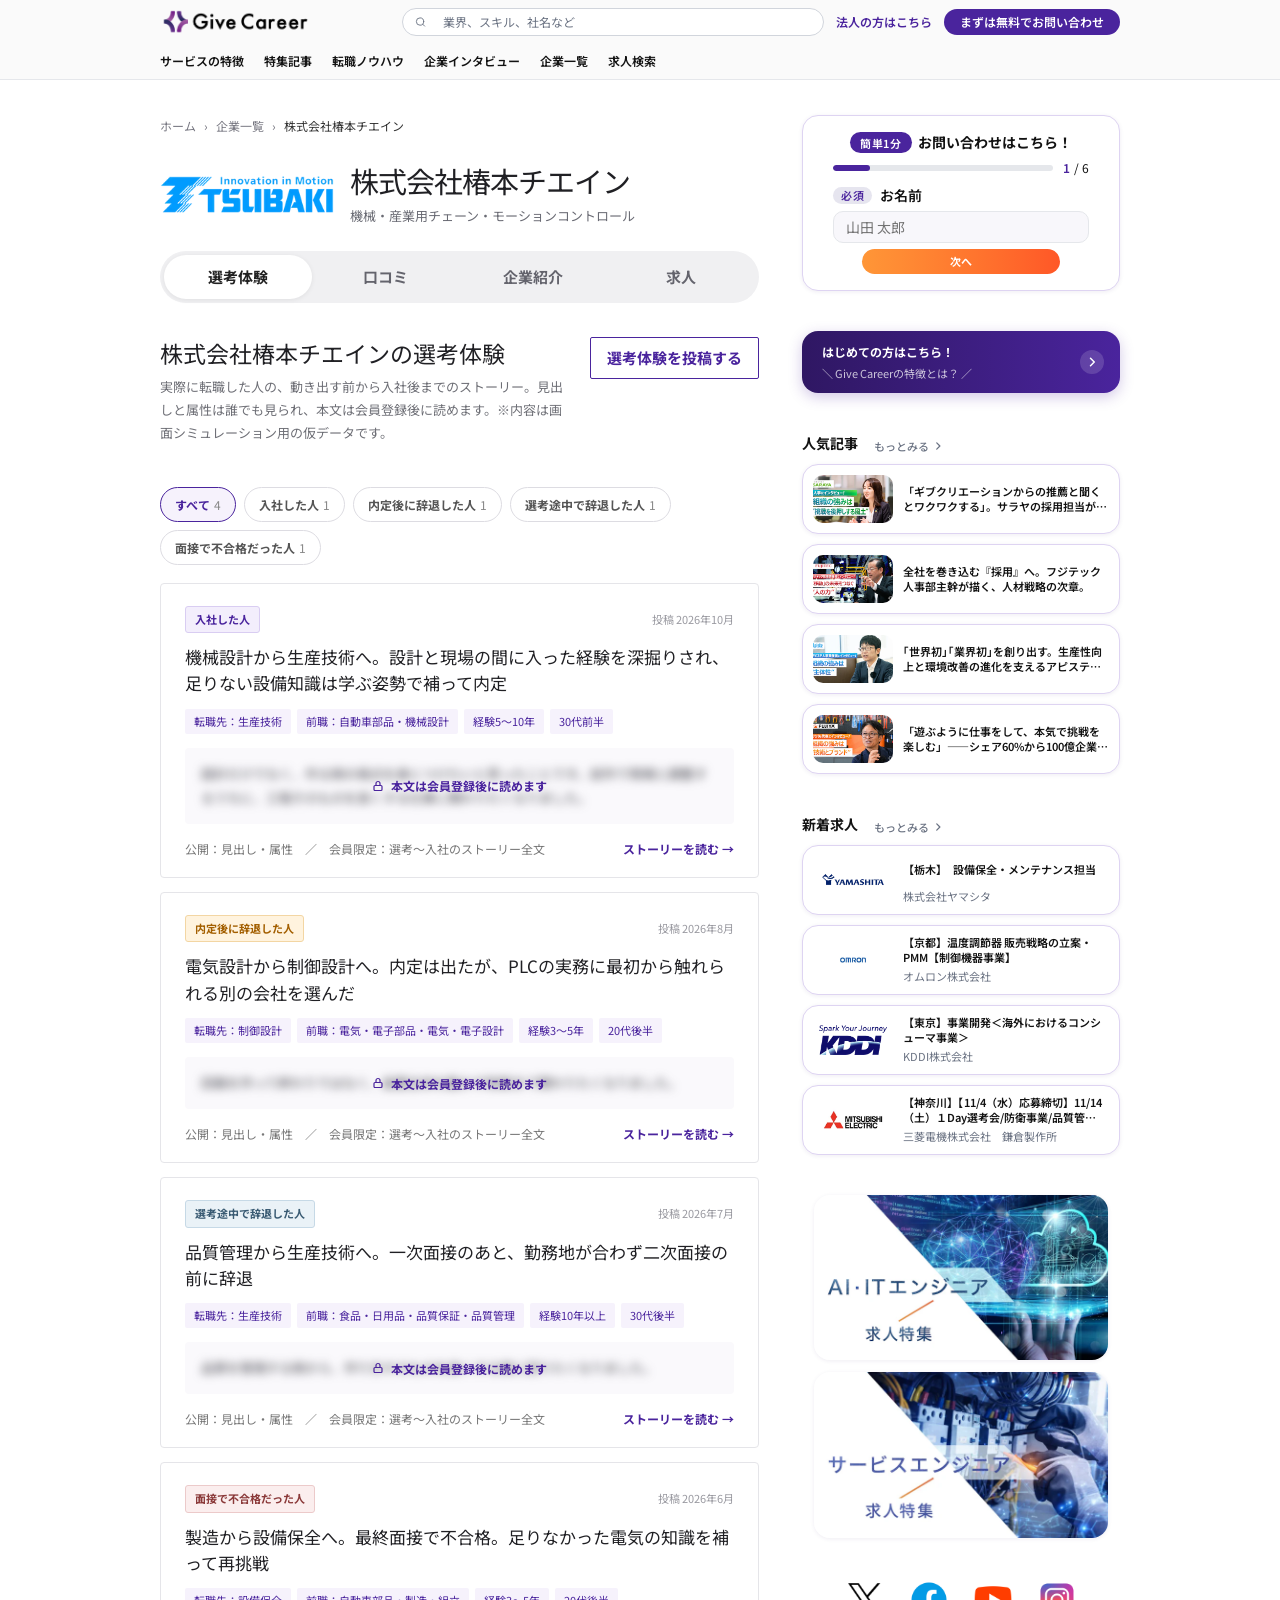
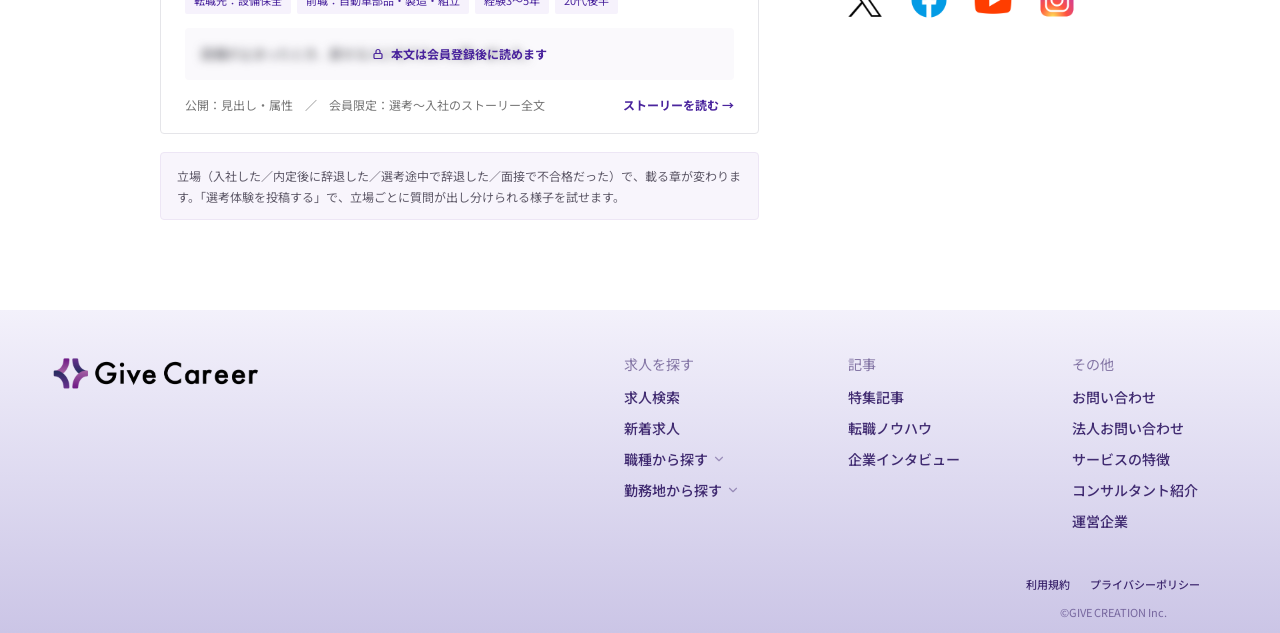
<file: index.html>
<!doctype html>
<html lang="ja">
<head>
  <meta charset="utf-8">
  <meta name="viewport" content="width=device-width, initial-scale=1">
  <meta name="theme-color" content="#fafafa">
  <meta name="robots" content="noindex, nofollow">
  <title>選考体験｜株式会社椿本チエイン｜Give Career デモ</title>
  <link rel="icon" href="./assets/service_symbol.png">
<!-- REFERENCE_STYLES_START -->
  <link rel="stylesheet" href="./assets/reference/e46fdfe9ef6a65c353.css">
  <link rel="stylesheet" href="./assets/reference/2f566c279e90615caa.css">
  <link rel="stylesheet" href="./assets/reference/d2df55d373d963b19d.css">
  <link rel="stylesheet" href="./assets/reference/d6ca92167736283ffe.css">
<!-- REFERENCE_STYLES_END -->
  <link rel="stylesheet" href="./assets/senkou.css">
</head>
<body>
  <!-- REFERENCE_HEADER_START -->
<header style="--header-height:53px;--header-height-md:80px" class="sticky top-0 z-50 w-full bg-sidebar border-b border-gray-200 h-[var(--header-height)] sidebar:h-[var(--header-height-md)] motion-safe:transition-transform motion-safe:duration-300 "><div class="flex items-center w-full container-responsive mx-auto py-2 gap-3 flex-nowrap text-sm"><a class="block shrink-0 md:mr-20" href="#" data-toast="この画面ではリンク先を用意していません" data-discover="true"><img src="./assets/reference/31cfb8e2fe00579333.png" alt="give-creation" class="h-7"></a><form class="relative w-full"><div class="relative flex items-center w-full bg-white rounded-full border border-gray-300 focus-within:border-brand-purple transition-colors duration-300"><svg xmlns="http://www.w3.org/2000/svg" width="24" height="24" viewbox="0 0 24 24" fill="none" stroke="currentColor" stroke-width="2" stroke-linecap="round" stroke-linejoin="round" class="lucide lucide-search absolute left-3 top-1/2 -translate-y-1/2 text-content-muted h-[11px] w-[11px] pointer-events-none"><circle cx="11" cy="11" r="8"></circle><path d="m21 21-4.3-4.3"></path></svg><input type="text" placeholder="業界、スキル、社名など" class="w-full rounded-full pl-10 pr-3 py-1 text-xs bg-transparent placeholder-gray-500 focus:outline-none disabled:cursor-not-allowed" value=""></div></form><div class="hidden md:flex items-center gap-2 md:gap-3 shrink-0 ml-auto"><a class="flex items-center gap-0.5 text-xs font-semibold text-brand-purple whitespace-nowrap" href="#" data-open="consult" data-discover="true"><span class="hover:underline">法人の方はこちら</span></a><a class="inline-flex py-1 px-4 items-center justify-center rounded-full text-xs font-semibold text-white bg-brand-purple transition-colors hover:bg-brand-deep-purple" href="#" data-open="consult" data-discover="true">まずは無料でお問い合わせ</a></div></div><div class="hidden sidebar:block w-full"><div class="flex items-center justify-between py-2 w-full container-responsive mx-auto text-xs text-content-main"><nav class="flex items-center gap-5 whitespace-nowrap"><a class="font-semibold" href="#" data-toast="この画面ではリンク先を用意していません" data-discover="true"><span class="pb-1 border-b-2 border-transparent hover:border-brand-purple active:text-brand-purple transition-colors">サービスの特徴</span></a><a class="font-semibold" href="#" data-toast="この画面ではリンク先を用意していません" data-discover="true"><span class="pb-1 border-b-2 border-transparent hover:border-brand-purple active:text-brand-purple transition-colors">特集記事</span></a><a class="font-semibold" href="#" data-toast="この画面ではリンク先を用意していません" data-discover="true"><span class="pb-1 border-b-2 border-transparent hover:border-brand-purple active:text-brand-purple transition-colors">転職ノウハウ</span></a><a class="font-semibold" href="#" data-toast="この画面ではリンク先を用意していません" data-discover="true"><span class="pb-1 border-b-2 border-transparent hover:border-brand-purple active:text-brand-purple transition-colors">企業インタビュー</span></a><a class="font-semibold" href="#" data-toast="この画面ではリンク先を用意していません" data-discover="true"><span class="pb-1 border-b-2 border-transparent hover:border-brand-purple active:text-brand-purple transition-colors">企業一覧</span></a><a class="font-semibold" href="#" data-toast="この画面ではリンク先を用意していません" data-discover="true"><span class="pb-1 border-b-2 border-transparent hover:border-brand-purple active:text-brand-purple transition-colors">求人検索</span></a></nav></div></div></header>
<!-- REFERENCE_HEADER_END -->
  <div class="wrap container-responsive" id="top">
    <main class="main-col">
      <div class="breadcrumb"><span>ホーム</span><span>›</span><span>企業一覧</span><span>›</span><span>株式会社椿本チエイン</span></div>
      <div class="company-identity"><div class="company-logo"><img src="./assets/tsubakimoto-logo.webp" alt="椿本チエインのロゴ"></div><div><h1>株式会社椿本チエイン</h1><p class="company-meta">機械・産業用チェーン・モーションコントロール</p></div></div>
      <div class="main-tabs" role="tablist" aria-label="企業ページ"><a role="tab" class="active" aria-selected="true" href="index.html">選考体験</a><button role="tab" data-tab="reviews">口コミ</button><button role="tab" data-tab="about">企業紹介</button><button role="tab" data-tab="jobs">求人</button></div>
      <div id="app" data-page="list"></div>
    </main>
    <!-- REFERENCE_SIDEBAR_START -->
<aside class="flex flex-col space-y-10 max-w-full w-full pb-10"><div class="bg-white border border-card-border rounded-2xl shadow-card p-4 text-sm min-w-[192px] space-y-1.5"><div class="flex items-center justify-center gap-1.5"><span class="inline-flex items-center justify-center bg-brand-purple text-white text-2xs font-semibold tracking-wider leading-none px-2.5 pt-[6px] pb-[4px] whitespace-nowrap rounded-full">簡単1分</span><div class="text-sm font-bold text-content-main whitespace-nowrap">お問い合わせはこちら！</div></div><div class="w-[90%] mx-auto mb-2.5"><div class="flex items-center justify-between"><div class="flex-1 h-1.5 bg-gray-200 rounded-full overflow-hidden"><div class="h-full bg-brand-purple transition-all duration-300 ease-out rounded-full" style="width:16.666666666666664%"></div></div><div class="ml-2.5 flex items-center gap-1"><span class="text-brand-purple text-xs font-semibold">1</span><span class="text-content-main text-xs"> / <!-- -->6</span></div></div></div><div class="w-[90%] mx-auto min-h-[56px]"><div class="flex flex-col gap-1"><div class="flex items-center gap-2 h-4"><span class="inline-flex items-center justify-center bg-brand-light-purple text-brand-purple text-2xs font-semibold tracking-wider leading-none px-2 pt-[3.5px] pb-[2.5px] rounded-full whitespace-nowrap">必須</span><label for="reference-contact-name" class="text-sm text-content-main text-brand-purple font-semibold">お名前</label></div><div class="w-full relative"><input id="reference-contact-name" type="text" class="flex h-8 w-full border py-2 px-3 text-sm ring-offset-background file:border-0 file:bg-transparent file:text-sm file:font-medium placeholder:text-muted-foreground focus-visible:outline-none focus-visible:ring-1 focus-visible:ring-ring focus-visible:ring-offset-0 disabled:cursor-not-allowed disabled:opacity-50 bg-page-bg border-gray-200 rounded-lg mt-1" placeholder="山田 太郎" value=""></div></div></div><div class="flex gap-1.5 w-[70%] mx-auto text-2xs"><button type="button" data-open="consult" class="px-1.5 py-1 rounded-full bg-gradient-to-r from-[var(--color-sub-orange-from)] to-[var(--color-sub-orange-to)] text-white font-bold transition-[filter] duration-200 hover:brightness-90 active:brightness-[0.85] whitespace-nowrap disabled:opacity-50 disabled:cursor-not-allowed w-full">次へ</button></div></div><a class="group block w-full rounded-2xl bg-gradient-to-r from-brand-deep-purple to-brand-purple py-3 pl-5 pr-4 mx-auto shadow-cta-purple hover:-translate-y-0.5 hover:shadow-cta-purple-hover transition-all cursor-pointer" href="#" data-toast="この画面ではリンク先を用意していません" data-discover="true"><div class="flex items-center justify-between gap-2.5"><div class="flex flex-col"><p class="text-white font-bold text-xs whitespace-nowrap">はじめての方はこちら！</p><p class="mt-1 text-2xs text-white/75 whitespace-nowrap">＼ Give Careerの特徴とは？ ／</p></div><span class="flex h-6 w-6 shrink-0 items-center justify-center rounded-full bg-white/15 transition-transform duration-300 group-hover:translate-x-0.5"><svg class="h-3 w-3 text-white" viewbox="0 0 16 16" fill="none" stroke="currentColor" stroke-width="2" stroke-linecap="round" stroke-linejoin="round" aria-hidden="true"><path d="M6 3l5 5-5 5"></path></svg></span></div></a><div><div class="flex space-x-2.5 items-end mb-2.5"><h2 class="sidebar-title">人気記事</h2><a class="group inline-flex items-center gap-1 whitespace-nowrap transition-colors hover:text-brand-purple ml-1.5 text-2xs font-medium text-content-muted " href="#" data-toast="この画面ではリンク先を用意していません" data-discover="true">もっとみる<svg class="h-2.5 w-2.5 transition-transform duration-200 group-hover:translate-x-0.5" viewbox="0 0 16 16" fill="none" stroke="currentColor" stroke-width="2" stroke-linecap="round" stroke-linejoin="round" aria-hidden="true"><path d="M6 3l5 5-5 5"></path></svg></a></div><div class="space-y-2.5"><a class="bg-white border border-card-border rounded-2xl shadow-card transition-shadow duration-300 hover:shadow-card-hover block p-2.5 group h-[70px]" href="#" data-toast="この画面ではリンク先を用意していません" data-discover="true"><article><div class="flex items-center space-x-2.5"><div class="flex-shrink-0 overflow-hidden rounded-lg w-20 h-12 bg-brand-light-purple"><img src="./assets/reference/706d8781a8878b5038.png" alt="" class="h-full w-full object-cover"></div><div class="flex-1"><h3 class="text-2xs font-semibold text-content-main line-clamp-2 leading-snug transition-colors group-hover:text-brand-purple">「ギブクリエーションからの推薦と聞くとワクワクする」。サラヤの採用担当が明かす選考の舞台裏</h3></div></div></article></a><a class="bg-white border border-card-border rounded-2xl shadow-card transition-shadow duration-300 hover:shadow-card-hover block p-2.5 group h-[70px]" href="#" data-toast="この画面ではリンク先を用意していません" data-discover="true"><article><div class="flex items-center space-x-2.5"><div class="flex-shrink-0 overflow-hidden rounded-lg w-20 h-12 bg-brand-light-purple"><img src="./assets/reference/001cac465ea5d9bc36.png" alt="" class="h-full w-full object-cover"></div><div class="flex-1"><h3 class="text-2xs font-semibold text-content-main line-clamp-2 leading-snug transition-colors group-hover:text-brand-purple">全社を巻き込む『採用』へ。フジテック人事部主幹が描く、人材戦略の次章。</h3></div></div></article></a><a class="bg-white border border-card-border rounded-2xl shadow-card transition-shadow duration-300 hover:shadow-card-hover block p-2.5 group h-[70px]" href="#" data-toast="この画面ではリンク先を用意していません" data-discover="true"><article><div class="flex items-center space-x-2.5"><div class="flex-shrink-0 overflow-hidden rounded-lg w-20 h-12 bg-brand-light-purple"><img src="./assets/reference/d075ec9344e8e16349.png" alt="" class="h-full w-full object-cover"></div><div class="flex-1"><h3 class="text-2xs font-semibold text-content-main line-clamp-2 leading-snug transition-colors group-hover:text-brand-purple">｢世界初｣｢業界初｣を創り出す。生産性向上と環境改善の進化を支えるアピステの働く魅力。</h3></div></div></article></a><a class="bg-white border border-card-border rounded-2xl shadow-card transition-shadow duration-300 hover:shadow-card-hover block p-2.5 group h-[70px]" href="#" data-toast="この画面ではリンク先を用意していません" data-discover="true"><article><div class="flex items-center space-x-2.5"><div class="flex-shrink-0 overflow-hidden rounded-lg w-20 h-12 bg-brand-light-purple"><img src="./assets/reference/524b3a1a48b9ebe587.jpg" alt="" class="h-full w-full object-cover"></div><div class="flex-1"><h3 class="text-2xs font-semibold text-content-main line-clamp-2 leading-snug transition-colors group-hover:text-brand-purple">「遊ぶように仕事をして、本気で挑戦を楽しむ」――シェア60%から100億企業へ、社員の未来と安心を支える組織づくり</h3></div></div></article></a></div></div><div><div class="flex space-x-2.5 items-end mb-2.5"><h2 class="sidebar-title">新着求人</h2><a class="group inline-flex items-center gap-1 whitespace-nowrap transition-colors hover:text-brand-purple ml-1.5 text-2xs font-medium text-content-muted " href="#" data-toast="この画面ではリンク先を用意していません" data-discover="true">もっとみる<svg class="h-2.5 w-2.5 transition-transform duration-200 group-hover:translate-x-0.5" viewbox="0 0 16 16" fill="none" stroke="currentColor" stroke-width="2" stroke-linecap="round" stroke-linejoin="round" aria-hidden="true"><path d="M6 3l5 5-5 5"></path></svg></a></div><div class="space-y-2.5"><a class="bg-white border border-card-border rounded-2xl shadow-card transition-shadow duration-300 hover:shadow-card-hover block p-2.5 group h-[70px]" href="#" data-toast="この画面ではリンク先を用意していません" data-discover="true"><article class="relative h-full"><div class="flex items-center space-x-2.5 h-full"><div class="flex-shrink-0"><div class="w-20 h-12 rounded-lg flex items-center justify-center p-1.5"><img src="./assets/reference/1544221b41b8875abd.webp" alt="【栃木】　設備保全・メンテナンス担当" loading="lazy" decoding="async" class="max-w-full max-h-full object-contain"></div></div><div class="flex-1 pr-1.5 pb-5"><h3 class="text-2xs font-semibold text-content-main line-clamp-2 leading-snug transition-colors group-hover:text-brand-purple">【栃木】　設備保全・メンテナンス担当</h3></div></div><div class="absolute bottom-0 left-[90px]"><span class="text-2xs text-content-muted leading-tight line-clamp-1">株式会社ヤマシタ</span></div></article></a><a class="bg-white border border-card-border rounded-2xl shadow-card transition-shadow duration-300 hover:shadow-card-hover block p-2.5 group h-[70px]" href="#" data-toast="この画面ではリンク先を用意していません" data-discover="true"><article class="relative h-full"><div class="flex items-center space-x-2.5 h-full"><div class="flex-shrink-0"><div class="w-20 h-12 rounded-lg flex items-center justify-center p-1.5"><img src="./assets/reference/bb95d5b78fbd57e2d1.webp" alt="【京都】温度調節器 販売戦略の立案・PMM【制御機器事業】" loading="lazy" decoding="async" class="max-w-full max-h-full object-contain"></div></div><div class="flex-1 pr-1.5 pb-5"><h3 class="text-2xs font-semibold text-content-main line-clamp-2 leading-snug transition-colors group-hover:text-brand-purple">【京都】温度調節器 販売戦略の立案・PMM【制御機器事業】</h3></div></div><div class="absolute bottom-0 left-[90px]"><span class="text-2xs text-content-muted leading-tight line-clamp-1">オムロン株式会社</span></div></article></a><a class="bg-white border border-card-border rounded-2xl shadow-card transition-shadow duration-300 hover:shadow-card-hover block p-2.5 group h-[70px]" href="#" data-toast="この画面ではリンク先を用意していません" data-discover="true"><article class="relative h-full"><div class="flex items-center space-x-2.5 h-full"><div class="flex-shrink-0"><div class="w-20 h-12 rounded-lg flex items-center justify-center p-1.5"><img src="./assets/reference/909cb2d3bbd98b4303.webp" alt="【東京】事業開発＜海外におけるコンシューマ事業＞" loading="lazy" decoding="async" class="max-w-full max-h-full object-contain"></div></div><div class="flex-1 pr-1.5 pb-5"><h3 class="text-2xs font-semibold text-content-main line-clamp-2 leading-snug transition-colors group-hover:text-brand-purple">【東京】事業開発＜海外におけるコンシューマ事業＞</h3></div></div><div class="absolute bottom-0 left-[90px]"><span class="text-2xs text-content-muted leading-tight line-clamp-1">KDDI株式会社</span></div></article></a><a class="bg-white border border-card-border rounded-2xl shadow-card transition-shadow duration-300 hover:shadow-card-hover block p-2.5 group h-[70px]" href="#" data-toast="この画面ではリンク先を用意していません" data-discover="true"><article class="relative h-full"><div class="flex items-center space-x-2.5 h-full"><div class="flex-shrink-0"><div class="w-20 h-12 rounded-lg flex items-center justify-center p-1.5"><img src="./assets/reference/e6c007c9073f9d7614.webp" alt="【神奈川】【11/4（水）応募締切】11/14（土）１Day選考会/防衛事業/品質管理・生産管理職種（三菱電機/鎌倉製作所）" loading="lazy" decoding="async" class="max-w-full max-h-full object-contain"></div></div><div class="flex-1 pr-1.5 pb-5"><h3 class="text-2xs font-semibold text-content-main line-clamp-2 leading-snug transition-colors group-hover:text-brand-purple">【神奈川】【11/4（水）応募締切】11/14（土）１Day選考会/防衛事業/品質管理・生産管理職種（三菱電機/鎌倉製作所）</h3></div></div><div class="absolute bottom-0 left-[90px]"><span class="text-2xs text-content-muted leading-tight line-clamp-1">三菱電機株式会社　鎌倉製作所</span></div></article></a></div></div><div class="flex flex-col gap-3 px-3"><a href="#" data-toast="この画面ではリンク先を用意していません" target="_blank" rel="noopener noreferrer" class="group block w-full overflow-hidden rounded-2xl shadow-card hover:shadow-card-hover transition-shadow duration-300"><img src="./assets/reference/7e29b18bb1addbcef7.jpg" alt="キャンペーンバナー" class="w-full h-auto object-cover aspect-video" width="1000" height="540"></a><a href="#" data-toast="この画面ではリンク先を用意していません" target="_blank" rel="noopener noreferrer" class="group block w-full overflow-hidden rounded-2xl shadow-card hover:shadow-card-hover transition-shadow duration-300"><img src="./assets/reference/e51a34a0f6efb523d3.webp" alt="キャンペーンバナー" class="w-full h-auto object-cover aspect-video" width="1162" height="628"></a></div><div class="flex items-center justify-center gap-5"><a href="#" data-toast="この画面ではリンク先を用意していません" target="_blank" rel="noopener noreferrer" aria-label="X"><img src="./assets/reference/6c1cb41bb086e5820d.svg" alt="X" class="w-11 h-11"></a><a href="#" data-toast="この画面ではリンク先を用意していません" target="_blank" rel="noopener noreferrer" aria-label="Facebook"><img src="./assets/reference/53196198c75784d405.svg" alt="Facebook" class="w-11 h-11"></a><a href="#" data-toast="この画面ではリンク先を用意していません" target="_blank" rel="noopener noreferrer" aria-label="YouTube"><img src="./assets/reference/376ae8f9ae5387dcda.svg" alt="YouTube" class="w-11 h-11"></a><a href="#" data-toast="この画面ではリンク先を用意していません" target="_blank" rel="noopener noreferrer" aria-label="Instagram"><img src="./assets/reference/3ed5214ac46beb500b.svg" alt="Instagram" class="w-11 h-11"></a></div><!--$?--><template id="B:1"></template><!--/$--></aside>
<!-- REFERENCE_SIDEBAR_END -->
  </div>
<!-- REFERENCE_FOOTER_START -->
<footer class="w-full"><div class="bg-gradient-to-b from-footer-light-from to-footer-light-to text-brand-deep-purple/90"><div class="flex w-full py-11 md:flex-row justify-between pl-12 pr-20"><div class="flex items-start"><img src="./assets/reference/31cfb8e2fe00579333.png" alt="give-creation" class="h-10"></div><div class="flex flex-row [--footer-col-gap:--spacing(24)] md:gap-(--footer-col-gap) w-1/2"><div class="flex-1"><h3 class="text-sm md:text-sm mb-3 text-brand-deep-purple/55">求人を探す</h3><ul class="space-y-2.5 text-sm font-medium"><li><a class="text-brand-deep-purple/90 hover:underline hover:text-brand-deep-purple" href="#" data-toast="この画面ではリンク先を用意していません" data-discover="true">求人検索</a></li><li><a class="text-brand-deep-purple/90 hover:underline hover:text-brand-deep-purple" href="#" data-toast="この画面ではリンク先を用意していません" data-discover="true">新着求人</a></li><li><details class="group"><summary class="flex items-center gap-1 text-sm font-medium text-brand-deep-purple/90 cursor-pointer list-none [&amp;::-webkit-details-marker]:hidden hover:text-brand-deep-purple rounded-sm focus-visible:outline-none focus-visible:ring-2 focus-visible:ring-brand-purple">職種から探す<svg xmlns="http://www.w3.org/2000/svg" width="24" height="24" viewbox="0 0 24 24" fill="none" stroke="currentColor" stroke-width="2" stroke-linecap="round" stroke-linejoin="round" class="lucide lucide-chevron-down size-3.5 text-brand-deep-purple/40 transition-transform group-open:rotate-180" aria-hidden="true"><path d="m6 9 6 6 6-6"></path></svg></summary><div class="pt-2.5 pb-1 pl-2 border-l border-brand-deep-purple/10 ml-1 mt-1 lg:w-[calc(100%+var(--footer-col-gap)-2rem)]"><ul class="space-y-2.5"><li><a class="text-sm font-medium text-brand-deep-purple/90 hover:underline hover:text-brand-deep-purple" href="#" data-toast="この画面ではリンク先を用意していません" data-discover="true">研究・開発（機械・電気）</a></li><li><a class="text-sm font-medium text-brand-deep-purple/90 hover:underline hover:text-brand-deep-purple" href="#" data-toast="この画面ではリンク先を用意していません" data-discover="true">研究・開発（化学・素材 / 材料・食品・日用品・メディカル）</a></li><li><a class="text-sm font-medium text-brand-deep-purple/90 hover:underline hover:text-brand-deep-purple" href="#" data-toast="この画面ではリンク先を用意していません" data-discover="true">機械設計・光学設計</a></li><li><a class="text-sm font-medium text-brand-deep-purple/90 hover:underline hover:text-brand-deep-purple" href="#" data-toast="この画面ではリンク先を用意していません" data-discover="true">実験・評価・解析</a></li><li><a class="text-sm font-medium text-brand-deep-purple/90 hover:underline hover:text-brand-deep-purple" href="#" data-toast="この画面ではリンク先を用意していません" data-discover="true">回路設計</a></li><li><a class="text-sm font-medium text-brand-deep-purple/90 hover:underline hover:text-brand-deep-purple" href="#" data-toast="この画面ではリンク先を用意していません" data-discover="true">半導体・デバイス開発</a></li><li><a class="text-sm font-medium text-brand-deep-purple/90 hover:underline hover:text-brand-deep-purple" href="#" data-toast="この画面ではリンク先を用意していません" data-discover="true">制御設計</a></li><li><a class="text-sm font-medium text-brand-deep-purple/90 hover:underline hover:text-brand-deep-purple" href="#" data-toast="この画面ではリンク先を用意していません" data-discover="true">組込・アプリケーション</a></li><li><a class="text-sm font-medium text-brand-deep-purple/90 hover:underline hover:text-brand-deep-purple" href="#" data-toast="この画面ではリンク先を用意していません" data-discover="true">ITエンジニア</a></li><li><a class="text-sm font-medium text-brand-deep-purple/90 hover:underline hover:text-brand-deep-purple" href="#" data-toast="この画面ではリンク先を用意していません" data-discover="true">生産技術・製造技術</a></li><li><a class="text-sm font-medium text-brand-deep-purple/90 hover:underline hover:text-brand-deep-purple" href="#" data-toast="この画面ではリンク先を用意していません" data-discover="true">品質保証・品質管理</a></li><li><a class="text-sm font-medium text-brand-deep-purple/90 hover:underline hover:text-brand-deep-purple" href="#" data-toast="この画面ではリンク先を用意していません" data-discover="true">サービス / フィールドエンジニア・設備保全・整備士</a></li><li><a class="text-sm font-medium text-brand-deep-purple/90 hover:underline hover:text-brand-deep-purple" href="#" data-toast="この画面ではリンク先を用意していません" data-discover="true">製造</a></li><li><a class="text-sm font-medium text-brand-deep-purple/90 hover:underline hover:text-brand-deep-purple" href="#" data-toast="この画面ではリンク先を用意していません" data-discover="true">生産管理</a></li><li><a class="text-sm font-medium text-brand-deep-purple/90 hover:underline hover:text-brand-deep-purple" href="#" data-toast="この画面ではリンク先を用意していません" data-discover="true">工場・施設運営</a></li><li><a class="text-sm font-medium text-brand-deep-purple/90 hover:underline hover:text-brand-deep-purple" href="#" data-toast="この画面ではリンク先を用意していません" data-discover="true">建設（建築・土木・プラント・設備）</a></li><li><a class="text-sm font-medium text-brand-deep-purple/90 hover:underline hover:text-brand-deep-purple" href="#" data-toast="この画面ではリンク先を用意していません" data-discover="true">経営企画・事業企画</a></li><li><a class="text-sm font-medium text-brand-deep-purple/90 hover:underline hover:text-brand-deep-purple" href="#" data-toast="この画面ではリンク先を用意していません" data-discover="true">マーケティング・企画・広告宣伝</a></li><li><a class="text-sm font-medium text-brand-deep-purple/90 hover:underline hover:text-brand-deep-purple" href="#" data-toast="この画面ではリンク先を用意していません" data-discover="true">IR・広報</a></li><li><a class="text-sm font-medium text-brand-deep-purple/90 hover:underline hover:text-brand-deep-purple" href="#" data-toast="この画面ではリンク先を用意していません" data-discover="true">経理・財務・管理会計</a></li><li><a class="text-sm font-medium text-brand-deep-purple/90 hover:underline hover:text-brand-deep-purple" href="#" data-toast="この画面ではリンク先を用意していません" data-discover="true">人事</a></li><li><a class="text-sm font-medium text-brand-deep-purple/90 hover:underline hover:text-brand-deep-purple" href="#" data-toast="この画面ではリンク先を用意していません" data-discover="true">総務・法務・知財・内部監査</a></li><li><a class="text-sm font-medium text-brand-deep-purple/90 hover:underline hover:text-brand-deep-purple" href="#" data-toast="この画面ではリンク先を用意していません" data-discover="true">購買・物流</a></li><li><a class="text-sm font-medium text-brand-deep-purple/90 hover:underline hover:text-brand-deep-purple" href="#" data-toast="この画面ではリンク先を用意していません" data-discover="true">秘書・受付・事務・通訳</a></li><li><a class="text-sm font-medium text-brand-deep-purple/90 hover:underline hover:text-brand-deep-purple" href="#" data-toast="この画面ではリンク先を用意していません" data-discover="true">営業系職種</a></li><li><a class="text-sm font-medium text-brand-deep-purple/90 hover:underline hover:text-brand-deep-purple" href="#" data-toast="この画面ではリンク先を用意していません" data-discover="true">不動産</a></li><li><a class="text-sm font-medium text-brand-deep-purple/90 hover:underline hover:text-brand-deep-purple" href="#" data-toast="この画面ではリンク先を用意していません" data-discover="true">技術営業</a></li></ul></div></details></li><li><details class="group"><summary class="flex items-center gap-1 text-sm font-medium text-brand-deep-purple/90 cursor-pointer list-none [&amp;::-webkit-details-marker]:hidden hover:text-brand-deep-purple rounded-sm focus-visible:outline-none focus-visible:ring-2 focus-visible:ring-brand-purple">勤務地から探す<svg xmlns="http://www.w3.org/2000/svg" width="24" height="24" viewbox="0 0 24 24" fill="none" stroke="currentColor" stroke-width="2" stroke-linecap="round" stroke-linejoin="round" class="lucide lucide-chevron-down size-3.5 text-brand-deep-purple/40 transition-transform group-open:rotate-180" aria-hidden="true"><path d="m6 9 6 6 6-6"></path></svg></summary><div class="pt-2.5 pb-1 pl-2 border-l border-brand-deep-purple/10 ml-1 mt-1 lg:w-[calc(100%+var(--footer-col-gap)-2rem)]"><div class="space-y-4"><div><a class="text-sm font-bold text-brand-deep-purple/90 hover:underline hover:text-brand-deep-purple" href="#" data-toast="この画面ではリンク先を用意していません" data-discover="true">関東</a><ul class="flex flex-wrap gap-x-3.5 gap-y-2 mt-1.5 pl-3"><li><a class="text-sm font-medium text-brand-deep-purple/90 hover:underline hover:text-brand-deep-purple" href="#" data-toast="この画面ではリンク先を用意していません" data-discover="true">茨城県</a></li><li><a class="text-sm font-medium text-brand-deep-purple/90 hover:underline hover:text-brand-deep-purple" href="#" data-toast="この画面ではリンク先を用意していません" data-discover="true">栃木県</a></li><li><a class="text-sm font-medium text-brand-deep-purple/90 hover:underline hover:text-brand-deep-purple" href="#" data-toast="この画面ではリンク先を用意していません" data-discover="true">群馬県</a></li><li><a class="text-sm font-medium text-brand-deep-purple/90 hover:underline hover:text-brand-deep-purple" href="#" data-toast="この画面ではリンク先を用意していません" data-discover="true">埼玉県</a></li><li><a class="text-sm font-medium text-brand-deep-purple/90 hover:underline hover:text-brand-deep-purple" href="#" data-toast="この画面ではリンク先を用意していません" data-discover="true">千葉県</a></li><li><a class="text-sm font-medium text-brand-deep-purple/90 hover:underline hover:text-brand-deep-purple" href="#" data-toast="この画面ではリンク先を用意していません" data-discover="true">東京都</a></li><li><a class="text-sm font-medium text-brand-deep-purple/90 hover:underline hover:text-brand-deep-purple" href="#" data-toast="この画面ではリンク先を用意していません" data-discover="true">神奈川県</a></li></ul></div><div><a class="text-sm font-bold text-brand-deep-purple/90 hover:underline hover:text-brand-deep-purple" href="#" data-toast="この画面ではリンク先を用意していません" data-discover="true">関西</a><ul class="flex flex-wrap gap-x-3.5 gap-y-2 mt-1.5 pl-3"><li><a class="text-sm font-medium text-brand-deep-purple/90 hover:underline hover:text-brand-deep-purple" href="#" data-toast="この画面ではリンク先を用意していません" data-discover="true">滋賀県</a></li><li><a class="text-sm font-medium text-brand-deep-purple/90 hover:underline hover:text-brand-deep-purple" href="#" data-toast="この画面ではリンク先を用意していません" data-discover="true">京都府</a></li><li><a class="text-sm font-medium text-brand-deep-purple/90 hover:underline hover:text-brand-deep-purple" href="#" data-toast="この画面ではリンク先を用意していません" data-discover="true">大阪府</a></li><li><a class="text-sm font-medium text-brand-deep-purple/90 hover:underline hover:text-brand-deep-purple" href="#" data-toast="この画面ではリンク先を用意していません" data-discover="true">兵庫県</a></li><li><a class="text-sm font-medium text-brand-deep-purple/90 hover:underline hover:text-brand-deep-purple" href="#" data-toast="この画面ではリンク先を用意していません" data-discover="true">奈良県</a></li><li><a class="text-sm font-medium text-brand-deep-purple/90 hover:underline hover:text-brand-deep-purple" href="#" data-toast="この画面ではリンク先を用意していません" data-discover="true">和歌山県</a></li></ul></div><div><a class="text-sm font-bold text-brand-deep-purple/90 hover:underline hover:text-brand-deep-purple" href="#" data-toast="この画面ではリンク先を用意していません" data-discover="true">東海</a><ul class="flex flex-wrap gap-x-3.5 gap-y-2 mt-1.5 pl-3"><li><a class="text-sm font-medium text-brand-deep-purple/90 hover:underline hover:text-brand-deep-purple" href="#" data-toast="この画面ではリンク先を用意していません" data-discover="true">岐阜県</a></li><li><a class="text-sm font-medium text-brand-deep-purple/90 hover:underline hover:text-brand-deep-purple" href="#" data-toast="この画面ではリンク先を用意していません" data-discover="true">静岡県</a></li><li><a class="text-sm font-medium text-brand-deep-purple/90 hover:underline hover:text-brand-deep-purple" href="#" data-toast="この画面ではリンク先を用意していません" data-discover="true">愛知県</a></li><li><a class="text-sm font-medium text-brand-deep-purple/90 hover:underline hover:text-brand-deep-purple" href="#" data-toast="この画面ではリンク先を用意していません" data-discover="true">三重県</a></li></ul></div><div><a class="text-sm font-bold text-brand-deep-purple/90 hover:underline hover:text-brand-deep-purple" href="#" data-toast="この画面ではリンク先を用意していません" data-discover="true">北海道/東北</a><ul class="flex flex-wrap gap-x-3.5 gap-y-2 mt-1.5 pl-3"><li><a class="text-sm font-medium text-brand-deep-purple/90 hover:underline hover:text-brand-deep-purple" href="#" data-toast="この画面ではリンク先を用意していません" data-discover="true">北海道</a></li><li><a class="text-sm font-medium text-brand-deep-purple/90 hover:underline hover:text-brand-deep-purple" href="#" data-toast="この画面ではリンク先を用意していません" data-discover="true">青森県</a></li><li><a class="text-sm font-medium text-brand-deep-purple/90 hover:underline hover:text-brand-deep-purple" href="#" data-toast="この画面ではリンク先を用意していません" data-discover="true">岩手県</a></li><li><a class="text-sm font-medium text-brand-deep-purple/90 hover:underline hover:text-brand-deep-purple" href="#" data-toast="この画面ではリンク先を用意していません" data-discover="true">宮城県</a></li><li><a class="text-sm font-medium text-brand-deep-purple/90 hover:underline hover:text-brand-deep-purple" href="#" data-toast="この画面ではリンク先を用意していません" data-discover="true">秋田県</a></li><li><a class="text-sm font-medium text-brand-deep-purple/90 hover:underline hover:text-brand-deep-purple" href="#" data-toast="この画面ではリンク先を用意していません" data-discover="true">山形県</a></li><li><a class="text-sm font-medium text-brand-deep-purple/90 hover:underline hover:text-brand-deep-purple" href="#" data-toast="この画面ではリンク先を用意していません" data-discover="true">福島県</a></li></ul></div><div><a class="text-sm font-bold text-brand-deep-purple/90 hover:underline hover:text-brand-deep-purple" href="#" data-toast="この画面ではリンク先を用意していません" data-discover="true">上信越/北陸</a><ul class="flex flex-wrap gap-x-3.5 gap-y-2 mt-1.5 pl-3"><li><a class="text-sm font-medium text-brand-deep-purple/90 hover:underline hover:text-brand-deep-purple" href="#" data-toast="この画面ではリンク先を用意していません" data-discover="true">新潟県</a></li><li><a class="text-sm font-medium text-brand-deep-purple/90 hover:underline hover:text-brand-deep-purple" href="#" data-toast="この画面ではリンク先を用意していません" data-discover="true">富山県</a></li><li><a class="text-sm font-medium text-brand-deep-purple/90 hover:underline hover:text-brand-deep-purple" href="#" data-toast="この画面ではリンク先を用意していません" data-discover="true">石川県</a></li><li><a class="text-sm font-medium text-brand-deep-purple/90 hover:underline hover:text-brand-deep-purple" href="#" data-toast="この画面ではリンク先を用意していません" data-discover="true">福井県</a></li><li><a class="text-sm font-medium text-brand-deep-purple/90 hover:underline hover:text-brand-deep-purple" href="#" data-toast="この画面ではリンク先を用意していません" data-discover="true">山梨県</a></li><li><a class="text-sm font-medium text-brand-deep-purple/90 hover:underline hover:text-brand-deep-purple" href="#" data-toast="この画面ではリンク先を用意していません" data-discover="true">長野県</a></li></ul></div><div><a class="text-sm font-bold text-brand-deep-purple/90 hover:underline hover:text-brand-deep-purple" href="#" data-toast="この画面ではリンク先を用意していません" data-discover="true">中国</a><ul class="flex flex-wrap gap-x-3.5 gap-y-2 mt-1.5 pl-3"><li><a class="text-sm font-medium text-brand-deep-purple/90 hover:underline hover:text-brand-deep-purple" href="#" data-toast="この画面ではリンク先を用意していません" data-discover="true">鳥取県</a></li><li><a class="text-sm font-medium text-brand-deep-purple/90 hover:underline hover:text-brand-deep-purple" href="#" data-toast="この画面ではリンク先を用意していません" data-discover="true">島根県</a></li><li><a class="text-sm font-medium text-brand-deep-purple/90 hover:underline hover:text-brand-deep-purple" href="#" data-toast="この画面ではリンク先を用意していません" data-discover="true">岡山県</a></li><li><a class="text-sm font-medium text-brand-deep-purple/90 hover:underline hover:text-brand-deep-purple" href="#" data-toast="この画面ではリンク先を用意していません" data-discover="true">広島県</a></li><li><a class="text-sm font-medium text-brand-deep-purple/90 hover:underline hover:text-brand-deep-purple" href="#" data-toast="この画面ではリンク先を用意していません" data-discover="true">山口県</a></li></ul></div><div><a class="text-sm font-bold text-brand-deep-purple/90 hover:underline hover:text-brand-deep-purple" href="#" data-toast="この画面ではリンク先を用意していません" data-discover="true">四国</a><ul class="flex flex-wrap gap-x-3.5 gap-y-2 mt-1.5 pl-3"><li><a class="text-sm font-medium text-brand-deep-purple/90 hover:underline hover:text-brand-deep-purple" href="#" data-toast="この画面ではリンク先を用意していません" data-discover="true">徳島県</a></li><li><a class="text-sm font-medium text-brand-deep-purple/90 hover:underline hover:text-brand-deep-purple" href="#" data-toast="この画面ではリンク先を用意していません" data-discover="true">香川県</a></li><li><a class="text-sm font-medium text-brand-deep-purple/90 hover:underline hover:text-brand-deep-purple" href="#" data-toast="この画面ではリンク先を用意していません" data-discover="true">愛媛県</a></li><li><a class="text-sm font-medium text-brand-deep-purple/90 hover:underline hover:text-brand-deep-purple" href="#" data-toast="この画面ではリンク先を用意していません" data-discover="true">高知県</a></li></ul></div><div><a class="text-sm font-bold text-brand-deep-purple/90 hover:underline hover:text-brand-deep-purple" href="#" data-toast="この画面ではリンク先を用意していません" data-discover="true">九州/沖縄</a><ul class="flex flex-wrap gap-x-3.5 gap-y-2 mt-1.5 pl-3"><li><a class="text-sm font-medium text-brand-deep-purple/90 hover:underline hover:text-brand-deep-purple" href="#" data-toast="この画面ではリンク先を用意していません" data-discover="true">福岡県</a></li><li><a class="text-sm font-medium text-brand-deep-purple/90 hover:underline hover:text-brand-deep-purple" href="#" data-toast="この画面ではリンク先を用意していません" data-discover="true">佐賀県</a></li><li><a class="text-sm font-medium text-brand-deep-purple/90 hover:underline hover:text-brand-deep-purple" href="#" data-toast="この画面ではリンク先を用意していません" data-discover="true">長崎県</a></li><li><a class="text-sm font-medium text-brand-deep-purple/90 hover:underline hover:text-brand-deep-purple" href="#" data-toast="この画面ではリンク先を用意していません" data-discover="true">熊本県</a></li><li><a class="text-sm font-medium text-brand-deep-purple/90 hover:underline hover:text-brand-deep-purple" href="#" data-toast="この画面ではリンク先を用意していません" data-discover="true">大分県</a></li><li><a class="text-sm font-medium text-brand-deep-purple/90 hover:underline hover:text-brand-deep-purple" href="#" data-toast="この画面ではリンク先を用意していません" data-discover="true">宮崎県</a></li><li><a class="text-sm font-medium text-brand-deep-purple/90 hover:underline hover:text-brand-deep-purple" href="#" data-toast="この画面ではリンク先を用意していません" data-discover="true">鹿児島県</a></li><li><a class="text-sm font-medium text-brand-deep-purple/90 hover:underline hover:text-brand-deep-purple" href="#" data-toast="この画面ではリンク先を用意していません" data-discover="true">沖縄県</a></li></ul></div><div><a class="text-sm font-bold text-brand-deep-purple/90 hover:underline hover:text-brand-deep-purple" href="#" data-toast="この画面ではリンク先を用意していません" data-discover="true">海外</a></div></div></div></details></li></ul></div><div class="flex-1"><h3 class="text-sm md:text-sm mb-3 text-brand-deep-purple/55">記事</h3><ul class="space-y-2.5 text-sm font-medium"><li><a class="text-brand-deep-purple/90 hover:underline hover:text-brand-deep-purple" href="#" data-toast="この画面ではリンク先を用意していません" data-discover="true">特集記事</a></li><li><a class="text-brand-deep-purple/90 hover:underline hover:text-brand-deep-purple" href="#" data-toast="この画面ではリンク先を用意していません" data-discover="true">転職ノウハウ</a></li><li><a class="text-brand-deep-purple/90 hover:underline hover:text-brand-deep-purple" href="#" data-toast="この画面ではリンク先を用意していません" data-discover="true">企業インタビュー</a></li></ul></div><div class="flex-1"><h3 class="text-sm md:text-sm mb-3 text-brand-deep-purple/55">その他</h3><ul class="space-y-2.5 text-sm font-medium"><li><a class="text-brand-deep-purple/90 hover:underline hover:text-brand-deep-purple" href="#" data-open="consult" data-discover="true">お問い合わせ</a></li><li><a class="text-brand-deep-purple/90 hover:underline hover:text-brand-deep-purple" href="#" data-open="consult" data-discover="true">法人お問い合わせ</a></li><li><a class="text-brand-deep-purple/90 hover:underline hover:text-brand-deep-purple" href="#" data-toast="この画面ではリンク先を用意していません" data-discover="true">サービスの特徴</a></li><li><a class="text-brand-deep-purple/90 hover:underline hover:text-brand-deep-purple" rel="noopener noreferrer" href="#" data-toast="この画面ではリンク先を用意していません" target="_blank">コンサルタント紹介</a></li><li><a class="text-brand-deep-purple/90 hover:underline hover:text-brand-deep-purple" rel="noopener noreferrer" href="#" data-toast="この画面ではリンク先を用意していません" target="_blank">運営企業</a></li></ul></div></div></div><div class="flex flex-col gap-3 pb-3"><div class="flex px-5 justify-end md:pr-20"><div class="flex flex-col items-center gap-3"><div class="flex gap-5 text-2xs font-medium"><a class="whitespace-nowrap text-brand-deep-purple/90 hover:underline hover:text-brand-deep-purple" href="#" data-toast="この画面ではリンク先を用意していません" data-discover="true">利用規約</a><a class="whitespace-nowrap text-brand-deep-purple/90 hover:underline hover:text-brand-deep-purple" href="#" data-toast="この画面ではリンク先を用意していません" data-discover="true">プライバシーポリシー</a></div><p class="text-2xs text-brand-deep-purple/55">©GIVE CREATION Inc.</p></div></div></div></div></footer>
<!-- REFERENCE_FOOTER_END -->
  <div class="toast" id="toast" role="status"></div>
  <script src="./assets/data.js"></script>
  <script src="./assets/app.js"></script>
</body>
</html>
</file>
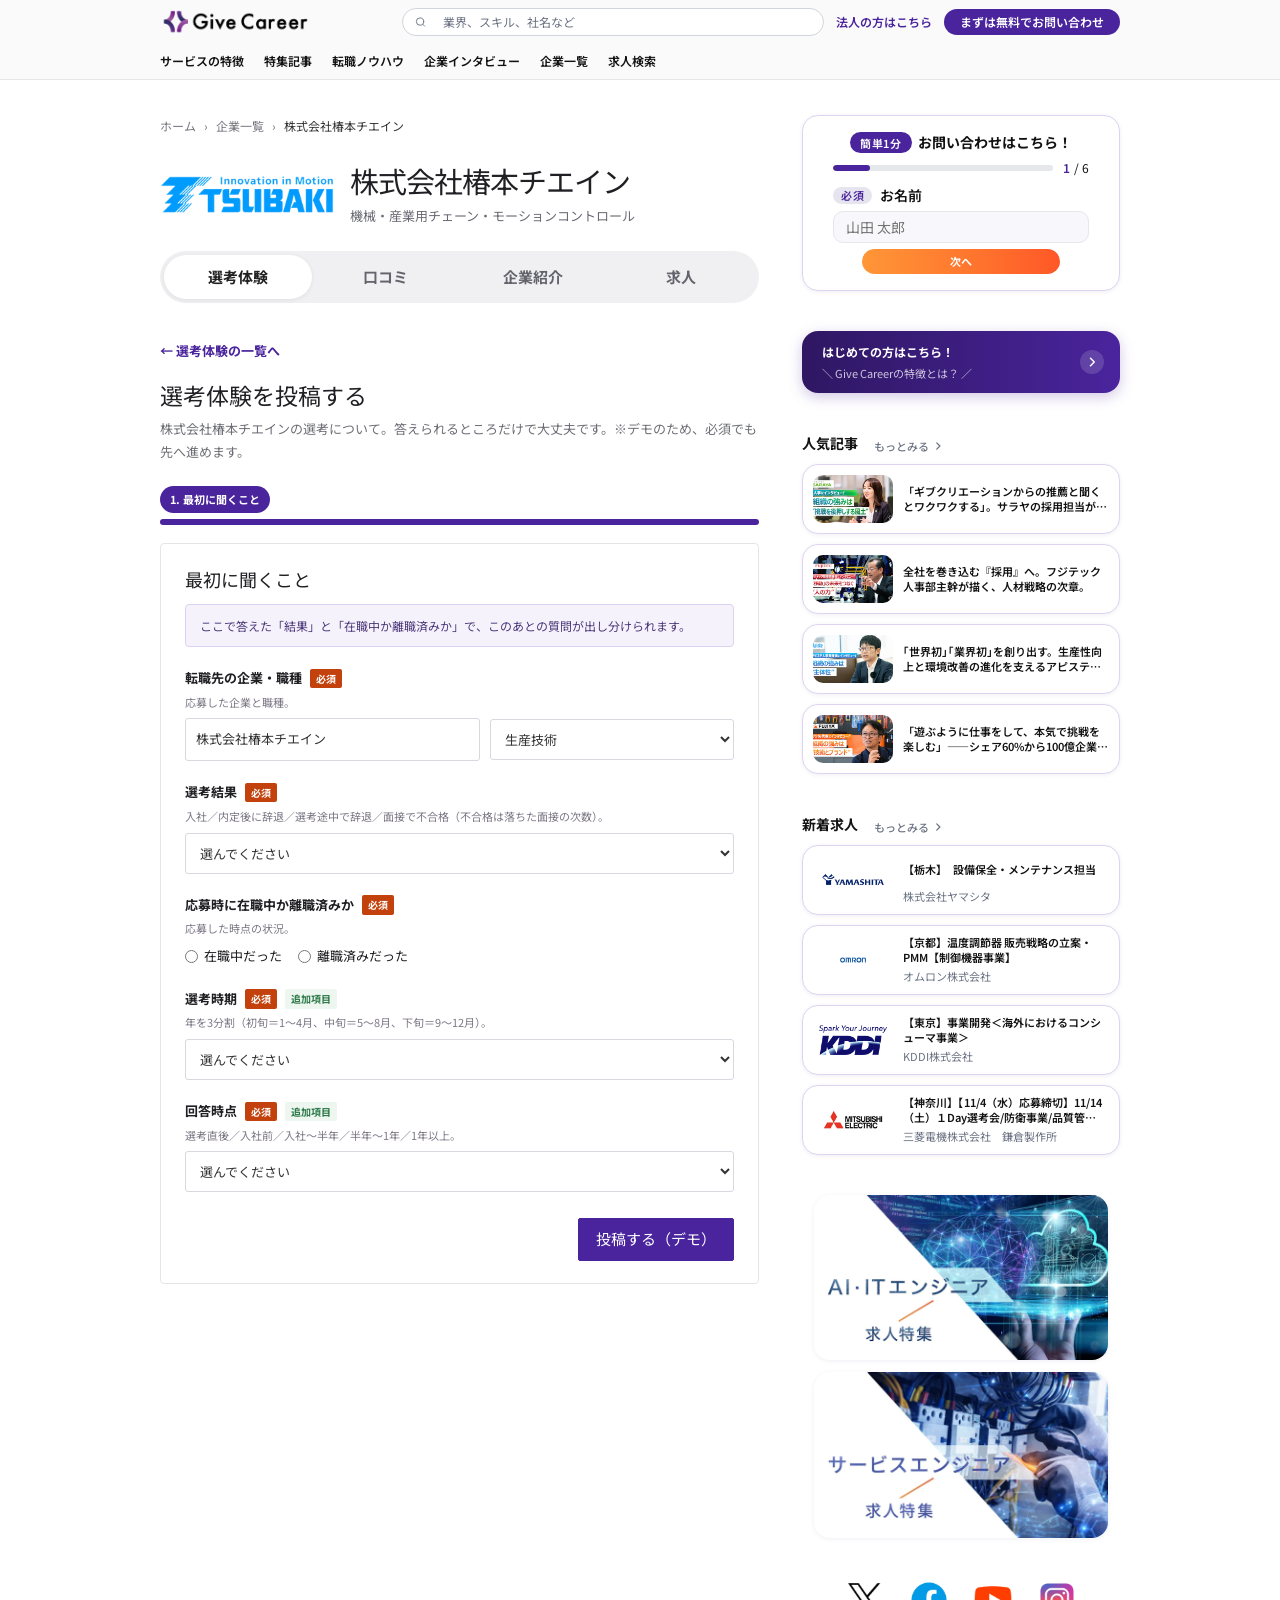
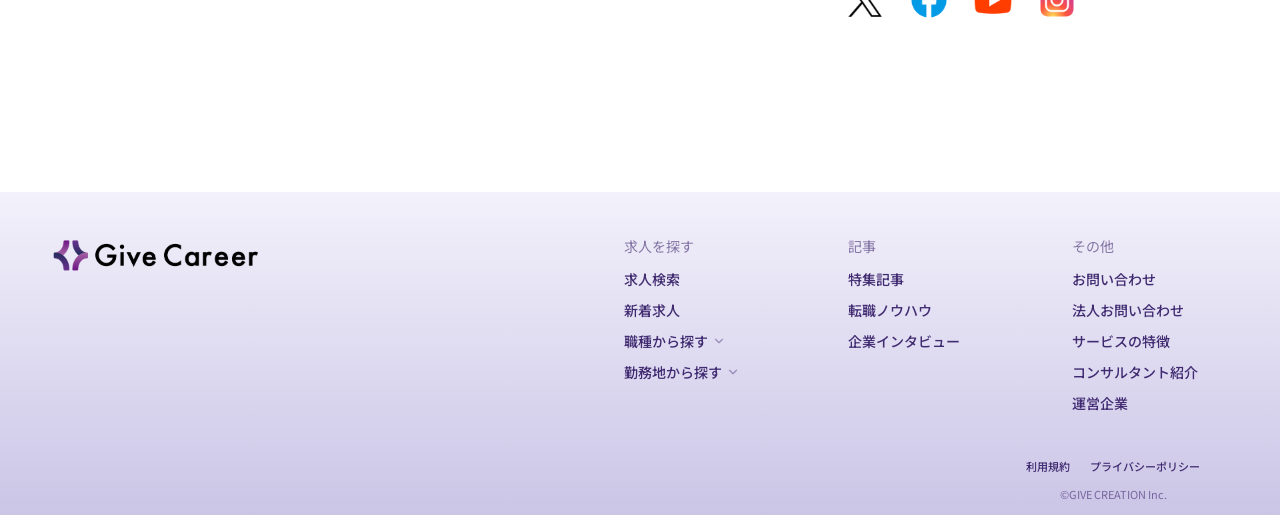
<file: post.html>
<!doctype html>
<html lang="ja">
<head>
  <meta charset="utf-8">
  <meta name="viewport" content="width=device-width, initial-scale=1">
  <meta name="theme-color" content="#fafafa">
  <meta name="robots" content="noindex, nofollow">
  <title>選考体験を投稿する｜株式会社椿本チエイン｜Give Career デモ</title>
  <link rel="icon" href="./assets/service_symbol.png">
<!-- REFERENCE_STYLES_START -->
  <link rel="stylesheet" href="./assets/reference/e46fdfe9ef6a65c353.css">
  <link rel="stylesheet" href="./assets/reference/2f566c279e90615caa.css">
  <link rel="stylesheet" href="./assets/reference/d2df55d373d963b19d.css">
  <link rel="stylesheet" href="./assets/reference/d6ca92167736283ffe.css">
<!-- REFERENCE_STYLES_END -->
  <link rel="stylesheet" href="./assets/senkou.css">
</head>
<body>
  <!-- REFERENCE_HEADER_START -->
<header style="--header-height:53px;--header-height-md:80px" class="sticky top-0 z-50 w-full bg-sidebar border-b border-gray-200 h-[var(--header-height)] sidebar:h-[var(--header-height-md)] motion-safe:transition-transform motion-safe:duration-300 "><div class="flex items-center w-full container-responsive mx-auto py-2 gap-3 flex-nowrap text-sm"><a class="block shrink-0 md:mr-20" href="#" data-toast="この画面ではリンク先を用意していません" data-discover="true"><img src="./assets/reference/31cfb8e2fe00579333.png" alt="give-creation" class="h-7"></a><form class="relative w-full"><div class="relative flex items-center w-full bg-white rounded-full border border-gray-300 focus-within:border-brand-purple transition-colors duration-300"><svg xmlns="http://www.w3.org/2000/svg" width="24" height="24" viewbox="0 0 24 24" fill="none" stroke="currentColor" stroke-width="2" stroke-linecap="round" stroke-linejoin="round" class="lucide lucide-search absolute left-3 top-1/2 -translate-y-1/2 text-content-muted h-[11px] w-[11px] pointer-events-none"><circle cx="11" cy="11" r="8"></circle><path d="m21 21-4.3-4.3"></path></svg><input type="text" placeholder="業界、スキル、社名など" class="w-full rounded-full pl-10 pr-3 py-1 text-xs bg-transparent placeholder-gray-500 focus:outline-none disabled:cursor-not-allowed" value=""></div></form><div class="hidden md:flex items-center gap-2 md:gap-3 shrink-0 ml-auto"><a class="flex items-center gap-0.5 text-xs font-semibold text-brand-purple whitespace-nowrap" href="#" data-open="consult" data-discover="true"><span class="hover:underline">法人の方はこちら</span></a><a class="inline-flex py-1 px-4 items-center justify-center rounded-full text-xs font-semibold text-white bg-brand-purple transition-colors hover:bg-brand-deep-purple" href="#" data-open="consult" data-discover="true">まずは無料でお問い合わせ</a></div></div><div class="hidden sidebar:block w-full"><div class="flex items-center justify-between py-2 w-full container-responsive mx-auto text-xs text-content-main"><nav class="flex items-center gap-5 whitespace-nowrap"><a class="font-semibold" href="#" data-toast="この画面ではリンク先を用意していません" data-discover="true"><span class="pb-1 border-b-2 border-transparent hover:border-brand-purple active:text-brand-purple transition-colors">サービスの特徴</span></a><a class="font-semibold" href="#" data-toast="この画面ではリンク先を用意していません" data-discover="true"><span class="pb-1 border-b-2 border-transparent hover:border-brand-purple active:text-brand-purple transition-colors">特集記事</span></a><a class="font-semibold" href="#" data-toast="この画面ではリンク先を用意していません" data-discover="true"><span class="pb-1 border-b-2 border-transparent hover:border-brand-purple active:text-brand-purple transition-colors">転職ノウハウ</span></a><a class="font-semibold" href="#" data-toast="この画面ではリンク先を用意していません" data-discover="true"><span class="pb-1 border-b-2 border-transparent hover:border-brand-purple active:text-brand-purple transition-colors">企業インタビュー</span></a><a class="font-semibold" href="#" data-toast="この画面ではリンク先を用意していません" data-discover="true"><span class="pb-1 border-b-2 border-transparent hover:border-brand-purple active:text-brand-purple transition-colors">企業一覧</span></a><a class="font-semibold" href="#" data-toast="この画面ではリンク先を用意していません" data-discover="true"><span class="pb-1 border-b-2 border-transparent hover:border-brand-purple active:text-brand-purple transition-colors">求人検索</span></a></nav></div></div></header>
<!-- REFERENCE_HEADER_END -->
  <div class="wrap container-responsive" id="top">
    <main class="main-col">
      <div class="breadcrumb"><span>ホーム</span><span>›</span><span>企業一覧</span><span>›</span><span>株式会社椿本チエイン</span></div>
      <div class="company-identity"><div class="company-logo"><img src="./assets/tsubakimoto-logo.webp" alt="椿本チエインのロゴ"></div><div><h1>株式会社椿本チエイン</h1><p class="company-meta">機械・産業用チェーン・モーションコントロール</p></div></div>
      <div class="main-tabs" role="tablist" aria-label="企業ページ"><a role="tab" class="active" aria-selected="true" href="index.html">選考体験</a><button role="tab" data-tab="reviews">口コミ</button><button role="tab" data-tab="about">企業紹介</button><button role="tab" data-tab="jobs">求人</button></div>
      <div id="app" data-page="post"></div>
    </main>
    <!-- REFERENCE_SIDEBAR_START -->
<aside class="flex flex-col space-y-10 max-w-full w-full pb-10"><div class="bg-white border border-card-border rounded-2xl shadow-card p-4 text-sm min-w-[192px] space-y-1.5"><div class="flex items-center justify-center gap-1.5"><span class="inline-flex items-center justify-center bg-brand-purple text-white text-2xs font-semibold tracking-wider leading-none px-2.5 pt-[6px] pb-[4px] whitespace-nowrap rounded-full">簡単1分</span><div class="text-sm font-bold text-content-main whitespace-nowrap">お問い合わせはこちら！</div></div><div class="w-[90%] mx-auto mb-2.5"><div class="flex items-center justify-between"><div class="flex-1 h-1.5 bg-gray-200 rounded-full overflow-hidden"><div class="h-full bg-brand-purple transition-all duration-300 ease-out rounded-full" style="width:16.666666666666664%"></div></div><div class="ml-2.5 flex items-center gap-1"><span class="text-brand-purple text-xs font-semibold">1</span><span class="text-content-main text-xs"> / <!-- -->6</span></div></div></div><div class="w-[90%] mx-auto min-h-[56px]"><div class="flex flex-col gap-1"><div class="flex items-center gap-2 h-4"><span class="inline-flex items-center justify-center bg-brand-light-purple text-brand-purple text-2xs font-semibold tracking-wider leading-none px-2 pt-[3.5px] pb-[2.5px] rounded-full whitespace-nowrap">必須</span><label for="reference-contact-name" class="text-sm text-content-main text-brand-purple font-semibold">お名前</label></div><div class="w-full relative"><input id="reference-contact-name" type="text" class="flex h-8 w-full border py-2 px-3 text-sm ring-offset-background file:border-0 file:bg-transparent file:text-sm file:font-medium placeholder:text-muted-foreground focus-visible:outline-none focus-visible:ring-1 focus-visible:ring-ring focus-visible:ring-offset-0 disabled:cursor-not-allowed disabled:opacity-50 bg-page-bg border-gray-200 rounded-lg mt-1" placeholder="山田 太郎" value=""></div></div></div><div class="flex gap-1.5 w-[70%] mx-auto text-2xs"><button type="button" data-open="consult" class="px-1.5 py-1 rounded-full bg-gradient-to-r from-[var(--color-sub-orange-from)] to-[var(--color-sub-orange-to)] text-white font-bold transition-[filter] duration-200 hover:brightness-90 active:brightness-[0.85] whitespace-nowrap disabled:opacity-50 disabled:cursor-not-allowed w-full">次へ</button></div></div><a class="group block w-full rounded-2xl bg-gradient-to-r from-brand-deep-purple to-brand-purple py-3 pl-5 pr-4 mx-auto shadow-cta-purple hover:-translate-y-0.5 hover:shadow-cta-purple-hover transition-all cursor-pointer" href="#" data-toast="この画面ではリンク先を用意していません" data-discover="true"><div class="flex items-center justify-between gap-2.5"><div class="flex flex-col"><p class="text-white font-bold text-xs whitespace-nowrap">はじめての方はこちら！</p><p class="mt-1 text-2xs text-white/75 whitespace-nowrap">＼ Give Careerの特徴とは？ ／</p></div><span class="flex h-6 w-6 shrink-0 items-center justify-center rounded-full bg-white/15 transition-transform duration-300 group-hover:translate-x-0.5"><svg class="h-3 w-3 text-white" viewbox="0 0 16 16" fill="none" stroke="currentColor" stroke-width="2" stroke-linecap="round" stroke-linejoin="round" aria-hidden="true"><path d="M6 3l5 5-5 5"></path></svg></span></div></a><div><div class="flex space-x-2.5 items-end mb-2.5"><h2 class="sidebar-title">人気記事</h2><a class="group inline-flex items-center gap-1 whitespace-nowrap transition-colors hover:text-brand-purple ml-1.5 text-2xs font-medium text-content-muted " href="#" data-toast="この画面ではリンク先を用意していません" data-discover="true">もっとみる<svg class="h-2.5 w-2.5 transition-transform duration-200 group-hover:translate-x-0.5" viewbox="0 0 16 16" fill="none" stroke="currentColor" stroke-width="2" stroke-linecap="round" stroke-linejoin="round" aria-hidden="true"><path d="M6 3l5 5-5 5"></path></svg></a></div><div class="space-y-2.5"><a class="bg-white border border-card-border rounded-2xl shadow-card transition-shadow duration-300 hover:shadow-card-hover block p-2.5 group h-[70px]" href="#" data-toast="この画面ではリンク先を用意していません" data-discover="true"><article><div class="flex items-center space-x-2.5"><div class="flex-shrink-0 overflow-hidden rounded-lg w-20 h-12 bg-brand-light-purple"><img src="./assets/reference/706d8781a8878b5038.png" alt="" class="h-full w-full object-cover"></div><div class="flex-1"><h3 class="text-2xs font-semibold text-content-main line-clamp-2 leading-snug transition-colors group-hover:text-brand-purple">「ギブクリエーションからの推薦と聞くとワクワクする」。サラヤの採用担当が明かす選考の舞台裏</h3></div></div></article></a><a class="bg-white border border-card-border rounded-2xl shadow-card transition-shadow duration-300 hover:shadow-card-hover block p-2.5 group h-[70px]" href="#" data-toast="この画面ではリンク先を用意していません" data-discover="true"><article><div class="flex items-center space-x-2.5"><div class="flex-shrink-0 overflow-hidden rounded-lg w-20 h-12 bg-brand-light-purple"><img src="./assets/reference/001cac465ea5d9bc36.png" alt="" class="h-full w-full object-cover"></div><div class="flex-1"><h3 class="text-2xs font-semibold text-content-main line-clamp-2 leading-snug transition-colors group-hover:text-brand-purple">全社を巻き込む『採用』へ。フジテック人事部主幹が描く、人材戦略の次章。</h3></div></div></article></a><a class="bg-white border border-card-border rounded-2xl shadow-card transition-shadow duration-300 hover:shadow-card-hover block p-2.5 group h-[70px]" href="#" data-toast="この画面ではリンク先を用意していません" data-discover="true"><article><div class="flex items-center space-x-2.5"><div class="flex-shrink-0 overflow-hidden rounded-lg w-20 h-12 bg-brand-light-purple"><img src="./assets/reference/d075ec9344e8e16349.png" alt="" class="h-full w-full object-cover"></div><div class="flex-1"><h3 class="text-2xs font-semibold text-content-main line-clamp-2 leading-snug transition-colors group-hover:text-brand-purple">｢世界初｣｢業界初｣を創り出す。生産性向上と環境改善の進化を支えるアピステの働く魅力。</h3></div></div></article></a><a class="bg-white border border-card-border rounded-2xl shadow-card transition-shadow duration-300 hover:shadow-card-hover block p-2.5 group h-[70px]" href="#" data-toast="この画面ではリンク先を用意していません" data-discover="true"><article><div class="flex items-center space-x-2.5"><div class="flex-shrink-0 overflow-hidden rounded-lg w-20 h-12 bg-brand-light-purple"><img src="./assets/reference/524b3a1a48b9ebe587.jpg" alt="" class="h-full w-full object-cover"></div><div class="flex-1"><h3 class="text-2xs font-semibold text-content-main line-clamp-2 leading-snug transition-colors group-hover:text-brand-purple">「遊ぶように仕事をして、本気で挑戦を楽しむ」――シェア60%から100億企業へ、社員の未来と安心を支える組織づくり</h3></div></div></article></a></div></div><div><div class="flex space-x-2.5 items-end mb-2.5"><h2 class="sidebar-title">新着求人</h2><a class="group inline-flex items-center gap-1 whitespace-nowrap transition-colors hover:text-brand-purple ml-1.5 text-2xs font-medium text-content-muted " href="#" data-toast="この画面ではリンク先を用意していません" data-discover="true">もっとみる<svg class="h-2.5 w-2.5 transition-transform duration-200 group-hover:translate-x-0.5" viewbox="0 0 16 16" fill="none" stroke="currentColor" stroke-width="2" stroke-linecap="round" stroke-linejoin="round" aria-hidden="true"><path d="M6 3l5 5-5 5"></path></svg></a></div><div class="space-y-2.5"><a class="bg-white border border-card-border rounded-2xl shadow-card transition-shadow duration-300 hover:shadow-card-hover block p-2.5 group h-[70px]" href="#" data-toast="この画面ではリンク先を用意していません" data-discover="true"><article class="relative h-full"><div class="flex items-center space-x-2.5 h-full"><div class="flex-shrink-0"><div class="w-20 h-12 rounded-lg flex items-center justify-center p-1.5"><img src="./assets/reference/1544221b41b8875abd.webp" alt="【栃木】　設備保全・メンテナンス担当" loading="lazy" decoding="async" class="max-w-full max-h-full object-contain"></div></div><div class="flex-1 pr-1.5 pb-5"><h3 class="text-2xs font-semibold text-content-main line-clamp-2 leading-snug transition-colors group-hover:text-brand-purple">【栃木】　設備保全・メンテナンス担当</h3></div></div><div class="absolute bottom-0 left-[90px]"><span class="text-2xs text-content-muted leading-tight line-clamp-1">株式会社ヤマシタ</span></div></article></a><a class="bg-white border border-card-border rounded-2xl shadow-card transition-shadow duration-300 hover:shadow-card-hover block p-2.5 group h-[70px]" href="#" data-toast="この画面ではリンク先を用意していません" data-discover="true"><article class="relative h-full"><div class="flex items-center space-x-2.5 h-full"><div class="flex-shrink-0"><div class="w-20 h-12 rounded-lg flex items-center justify-center p-1.5"><img src="./assets/reference/bb95d5b78fbd57e2d1.webp" alt="【京都】温度調節器 販売戦略の立案・PMM【制御機器事業】" loading="lazy" decoding="async" class="max-w-full max-h-full object-contain"></div></div><div class="flex-1 pr-1.5 pb-5"><h3 class="text-2xs font-semibold text-content-main line-clamp-2 leading-snug transition-colors group-hover:text-brand-purple">【京都】温度調節器 販売戦略の立案・PMM【制御機器事業】</h3></div></div><div class="absolute bottom-0 left-[90px]"><span class="text-2xs text-content-muted leading-tight line-clamp-1">オムロン株式会社</span></div></article></a><a class="bg-white border border-card-border rounded-2xl shadow-card transition-shadow duration-300 hover:shadow-card-hover block p-2.5 group h-[70px]" href="#" data-toast="この画面ではリンク先を用意していません" data-discover="true"><article class="relative h-full"><div class="flex items-center space-x-2.5 h-full"><div class="flex-shrink-0"><div class="w-20 h-12 rounded-lg flex items-center justify-center p-1.5"><img src="./assets/reference/909cb2d3bbd98b4303.webp" alt="【東京】事業開発＜海外におけるコンシューマ事業＞" loading="lazy" decoding="async" class="max-w-full max-h-full object-contain"></div></div><div class="flex-1 pr-1.5 pb-5"><h3 class="text-2xs font-semibold text-content-main line-clamp-2 leading-snug transition-colors group-hover:text-brand-purple">【東京】事業開発＜海外におけるコンシューマ事業＞</h3></div></div><div class="absolute bottom-0 left-[90px]"><span class="text-2xs text-content-muted leading-tight line-clamp-1">KDDI株式会社</span></div></article></a><a class="bg-white border border-card-border rounded-2xl shadow-card transition-shadow duration-300 hover:shadow-card-hover block p-2.5 group h-[70px]" href="#" data-toast="この画面ではリンク先を用意していません" data-discover="true"><article class="relative h-full"><div class="flex items-center space-x-2.5 h-full"><div class="flex-shrink-0"><div class="w-20 h-12 rounded-lg flex items-center justify-center p-1.5"><img src="./assets/reference/e6c007c9073f9d7614.webp" alt="【神奈川】【11/4（水）応募締切】11/14（土）１Day選考会/防衛事業/品質管理・生産管理職種（三菱電機/鎌倉製作所）" loading="lazy" decoding="async" class="max-w-full max-h-full object-contain"></div></div><div class="flex-1 pr-1.5 pb-5"><h3 class="text-2xs font-semibold text-content-main line-clamp-2 leading-snug transition-colors group-hover:text-brand-purple">【神奈川】【11/4（水）応募締切】11/14（土）１Day選考会/防衛事業/品質管理・生産管理職種（三菱電機/鎌倉製作所）</h3></div></div><div class="absolute bottom-0 left-[90px]"><span class="text-2xs text-content-muted leading-tight line-clamp-1">三菱電機株式会社　鎌倉製作所</span></div></article></a></div></div><div class="flex flex-col gap-3 px-3"><a href="#" data-toast="この画面ではリンク先を用意していません" target="_blank" rel="noopener noreferrer" class="group block w-full overflow-hidden rounded-2xl shadow-card hover:shadow-card-hover transition-shadow duration-300"><img src="./assets/reference/7e29b18bb1addbcef7.jpg" alt="キャンペーンバナー" class="w-full h-auto object-cover aspect-video" width="1000" height="540"></a><a href="#" data-toast="この画面ではリンク先を用意していません" target="_blank" rel="noopener noreferrer" class="group block w-full overflow-hidden rounded-2xl shadow-card hover:shadow-card-hover transition-shadow duration-300"><img src="./assets/reference/e51a34a0f6efb523d3.webp" alt="キャンペーンバナー" class="w-full h-auto object-cover aspect-video" width="1162" height="628"></a></div><div class="flex items-center justify-center gap-5"><a href="#" data-toast="この画面ではリンク先を用意していません" target="_blank" rel="noopener noreferrer" aria-label="X"><img src="./assets/reference/6c1cb41bb086e5820d.svg" alt="X" class="w-11 h-11"></a><a href="#" data-toast="この画面ではリンク先を用意していません" target="_blank" rel="noopener noreferrer" aria-label="Facebook"><img src="./assets/reference/53196198c75784d405.svg" alt="Facebook" class="w-11 h-11"></a><a href="#" data-toast="この画面ではリンク先を用意していません" target="_blank" rel="noopener noreferrer" aria-label="YouTube"><img src="./assets/reference/376ae8f9ae5387dcda.svg" alt="YouTube" class="w-11 h-11"></a><a href="#" data-toast="この画面ではリンク先を用意していません" target="_blank" rel="noopener noreferrer" aria-label="Instagram"><img src="./assets/reference/3ed5214ac46beb500b.svg" alt="Instagram" class="w-11 h-11"></a></div><!--$?--><template id="B:1"></template><!--/$--></aside>
<!-- REFERENCE_SIDEBAR_END -->
  </div>
<!-- REFERENCE_FOOTER_START -->
<footer class="w-full"><div class="bg-gradient-to-b from-footer-light-from to-footer-light-to text-brand-deep-purple/90"><div class="flex w-full py-11 md:flex-row justify-between pl-12 pr-20"><div class="flex items-start"><img src="./assets/reference/31cfb8e2fe00579333.png" alt="give-creation" class="h-10"></div><div class="flex flex-row [--footer-col-gap:--spacing(24)] md:gap-(--footer-col-gap) w-1/2"><div class="flex-1"><h3 class="text-sm md:text-sm mb-3 text-brand-deep-purple/55">求人を探す</h3><ul class="space-y-2.5 text-sm font-medium"><li><a class="text-brand-deep-purple/90 hover:underline hover:text-brand-deep-purple" href="#" data-toast="この画面ではリンク先を用意していません" data-discover="true">求人検索</a></li><li><a class="text-brand-deep-purple/90 hover:underline hover:text-brand-deep-purple" href="#" data-toast="この画面ではリンク先を用意していません" data-discover="true">新着求人</a></li><li><details class="group"><summary class="flex items-center gap-1 text-sm font-medium text-brand-deep-purple/90 cursor-pointer list-none [&amp;::-webkit-details-marker]:hidden hover:text-brand-deep-purple rounded-sm focus-visible:outline-none focus-visible:ring-2 focus-visible:ring-brand-purple">職種から探す<svg xmlns="http://www.w3.org/2000/svg" width="24" height="24" viewbox="0 0 24 24" fill="none" stroke="currentColor" stroke-width="2" stroke-linecap="round" stroke-linejoin="round" class="lucide lucide-chevron-down size-3.5 text-brand-deep-purple/40 transition-transform group-open:rotate-180" aria-hidden="true"><path d="m6 9 6 6 6-6"></path></svg></summary><div class="pt-2.5 pb-1 pl-2 border-l border-brand-deep-purple/10 ml-1 mt-1 lg:w-[calc(100%+var(--footer-col-gap)-2rem)]"><ul class="space-y-2.5"><li><a class="text-sm font-medium text-brand-deep-purple/90 hover:underline hover:text-brand-deep-purple" href="#" data-toast="この画面ではリンク先を用意していません" data-discover="true">研究・開発（機械・電気）</a></li><li><a class="text-sm font-medium text-brand-deep-purple/90 hover:underline hover:text-brand-deep-purple" href="#" data-toast="この画面ではリンク先を用意していません" data-discover="true">研究・開発（化学・素材 / 材料・食品・日用品・メディカル）</a></li><li><a class="text-sm font-medium text-brand-deep-purple/90 hover:underline hover:text-brand-deep-purple" href="#" data-toast="この画面ではリンク先を用意していません" data-discover="true">機械設計・光学設計</a></li><li><a class="text-sm font-medium text-brand-deep-purple/90 hover:underline hover:text-brand-deep-purple" href="#" data-toast="この画面ではリンク先を用意していません" data-discover="true">実験・評価・解析</a></li><li><a class="text-sm font-medium text-brand-deep-purple/90 hover:underline hover:text-brand-deep-purple" href="#" data-toast="この画面ではリンク先を用意していません" data-discover="true">回路設計</a></li><li><a class="text-sm font-medium text-brand-deep-purple/90 hover:underline hover:text-brand-deep-purple" href="#" data-toast="この画面ではリンク先を用意していません" data-discover="true">半導体・デバイス開発</a></li><li><a class="text-sm font-medium text-brand-deep-purple/90 hover:underline hover:text-brand-deep-purple" href="#" data-toast="この画面ではリンク先を用意していません" data-discover="true">制御設計</a></li><li><a class="text-sm font-medium text-brand-deep-purple/90 hover:underline hover:text-brand-deep-purple" href="#" data-toast="この画面ではリンク先を用意していません" data-discover="true">組込・アプリケーション</a></li><li><a class="text-sm font-medium text-brand-deep-purple/90 hover:underline hover:text-brand-deep-purple" href="#" data-toast="この画面ではリンク先を用意していません" data-discover="true">ITエンジニア</a></li><li><a class="text-sm font-medium text-brand-deep-purple/90 hover:underline hover:text-brand-deep-purple" href="#" data-toast="この画面ではリンク先を用意していません" data-discover="true">生産技術・製造技術</a></li><li><a class="text-sm font-medium text-brand-deep-purple/90 hover:underline hover:text-brand-deep-purple" href="#" data-toast="この画面ではリンク先を用意していません" data-discover="true">品質保証・品質管理</a></li><li><a class="text-sm font-medium text-brand-deep-purple/90 hover:underline hover:text-brand-deep-purple" href="#" data-toast="この画面ではリンク先を用意していません" data-discover="true">サービス / フィールドエンジニア・設備保全・整備士</a></li><li><a class="text-sm font-medium text-brand-deep-purple/90 hover:underline hover:text-brand-deep-purple" href="#" data-toast="この画面ではリンク先を用意していません" data-discover="true">製造</a></li><li><a class="text-sm font-medium text-brand-deep-purple/90 hover:underline hover:text-brand-deep-purple" href="#" data-toast="この画面ではリンク先を用意していません" data-discover="true">生産管理</a></li><li><a class="text-sm font-medium text-brand-deep-purple/90 hover:underline hover:text-brand-deep-purple" href="#" data-toast="この画面ではリンク先を用意していません" data-discover="true">工場・施設運営</a></li><li><a class="text-sm font-medium text-brand-deep-purple/90 hover:underline hover:text-brand-deep-purple" href="#" data-toast="この画面ではリンク先を用意していません" data-discover="true">建設（建築・土木・プラント・設備）</a></li><li><a class="text-sm font-medium text-brand-deep-purple/90 hover:underline hover:text-brand-deep-purple" href="#" data-toast="この画面ではリンク先を用意していません" data-discover="true">経営企画・事業企画</a></li><li><a class="text-sm font-medium text-brand-deep-purple/90 hover:underline hover:text-brand-deep-purple" href="#" data-toast="この画面ではリンク先を用意していません" data-discover="true">マーケティング・企画・広告宣伝</a></li><li><a class="text-sm font-medium text-brand-deep-purple/90 hover:underline hover:text-brand-deep-purple" href="#" data-toast="この画面ではリンク先を用意していません" data-discover="true">IR・広報</a></li><li><a class="text-sm font-medium text-brand-deep-purple/90 hover:underline hover:text-brand-deep-purple" href="#" data-toast="この画面ではリンク先を用意していません" data-discover="true">経理・財務・管理会計</a></li><li><a class="text-sm font-medium text-brand-deep-purple/90 hover:underline hover:text-brand-deep-purple" href="#" data-toast="この画面ではリンク先を用意していません" data-discover="true">人事</a></li><li><a class="text-sm font-medium text-brand-deep-purple/90 hover:underline hover:text-brand-deep-purple" href="#" data-toast="この画面ではリンク先を用意していません" data-discover="true">総務・法務・知財・内部監査</a></li><li><a class="text-sm font-medium text-brand-deep-purple/90 hover:underline hover:text-brand-deep-purple" href="#" data-toast="この画面ではリンク先を用意していません" data-discover="true">購買・物流</a></li><li><a class="text-sm font-medium text-brand-deep-purple/90 hover:underline hover:text-brand-deep-purple" href="#" data-toast="この画面ではリンク先を用意していません" data-discover="true">秘書・受付・事務・通訳</a></li><li><a class="text-sm font-medium text-brand-deep-purple/90 hover:underline hover:text-brand-deep-purple" href="#" data-toast="この画面ではリンク先を用意していません" data-discover="true">営業系職種</a></li><li><a class="text-sm font-medium text-brand-deep-purple/90 hover:underline hover:text-brand-deep-purple" href="#" data-toast="この画面ではリンク先を用意していません" data-discover="true">不動産</a></li><li><a class="text-sm font-medium text-brand-deep-purple/90 hover:underline hover:text-brand-deep-purple" href="#" data-toast="この画面ではリンク先を用意していません" data-discover="true">技術営業</a></li></ul></div></details></li><li><details class="group"><summary class="flex items-center gap-1 text-sm font-medium text-brand-deep-purple/90 cursor-pointer list-none [&amp;::-webkit-details-marker]:hidden hover:text-brand-deep-purple rounded-sm focus-visible:outline-none focus-visible:ring-2 focus-visible:ring-brand-purple">勤務地から探す<svg xmlns="http://www.w3.org/2000/svg" width="24" height="24" viewbox="0 0 24 24" fill="none" stroke="currentColor" stroke-width="2" stroke-linecap="round" stroke-linejoin="round" class="lucide lucide-chevron-down size-3.5 text-brand-deep-purple/40 transition-transform group-open:rotate-180" aria-hidden="true"><path d="m6 9 6 6 6-6"></path></svg></summary><div class="pt-2.5 pb-1 pl-2 border-l border-brand-deep-purple/10 ml-1 mt-1 lg:w-[calc(100%+var(--footer-col-gap)-2rem)]"><div class="space-y-4"><div><a class="text-sm font-bold text-brand-deep-purple/90 hover:underline hover:text-brand-deep-purple" href="#" data-toast="この画面ではリンク先を用意していません" data-discover="true">関東</a><ul class="flex flex-wrap gap-x-3.5 gap-y-2 mt-1.5 pl-3"><li><a class="text-sm font-medium text-brand-deep-purple/90 hover:underline hover:text-brand-deep-purple" href="#" data-toast="この画面ではリンク先を用意していません" data-discover="true">茨城県</a></li><li><a class="text-sm font-medium text-brand-deep-purple/90 hover:underline hover:text-brand-deep-purple" href="#" data-toast="この画面ではリンク先を用意していません" data-discover="true">栃木県</a></li><li><a class="text-sm font-medium text-brand-deep-purple/90 hover:underline hover:text-brand-deep-purple" href="#" data-toast="この画面ではリンク先を用意していません" data-discover="true">群馬県</a></li><li><a class="text-sm font-medium text-brand-deep-purple/90 hover:underline hover:text-brand-deep-purple" href="#" data-toast="この画面ではリンク先を用意していません" data-discover="true">埼玉県</a></li><li><a class="text-sm font-medium text-brand-deep-purple/90 hover:underline hover:text-brand-deep-purple" href="#" data-toast="この画面ではリンク先を用意していません" data-discover="true">千葉県</a></li><li><a class="text-sm font-medium text-brand-deep-purple/90 hover:underline hover:text-brand-deep-purple" href="#" data-toast="この画面ではリンク先を用意していません" data-discover="true">東京都</a></li><li><a class="text-sm font-medium text-brand-deep-purple/90 hover:underline hover:text-brand-deep-purple" href="#" data-toast="この画面ではリンク先を用意していません" data-discover="true">神奈川県</a></li></ul></div><div><a class="text-sm font-bold text-brand-deep-purple/90 hover:underline hover:text-brand-deep-purple" href="#" data-toast="この画面ではリンク先を用意していません" data-discover="true">関西</a><ul class="flex flex-wrap gap-x-3.5 gap-y-2 mt-1.5 pl-3"><li><a class="text-sm font-medium text-brand-deep-purple/90 hover:underline hover:text-brand-deep-purple" href="#" data-toast="この画面ではリンク先を用意していません" data-discover="true">滋賀県</a></li><li><a class="text-sm font-medium text-brand-deep-purple/90 hover:underline hover:text-brand-deep-purple" href="#" data-toast="この画面ではリンク先を用意していません" data-discover="true">京都府</a></li><li><a class="text-sm font-medium text-brand-deep-purple/90 hover:underline hover:text-brand-deep-purple" href="#" data-toast="この画面ではリンク先を用意していません" data-discover="true">大阪府</a></li><li><a class="text-sm font-medium text-brand-deep-purple/90 hover:underline hover:text-brand-deep-purple" href="#" data-toast="この画面ではリンク先を用意していません" data-discover="true">兵庫県</a></li><li><a class="text-sm font-medium text-brand-deep-purple/90 hover:underline hover:text-brand-deep-purple" href="#" data-toast="この画面ではリンク先を用意していません" data-discover="true">奈良県</a></li><li><a class="text-sm font-medium text-brand-deep-purple/90 hover:underline hover:text-brand-deep-purple" href="#" data-toast="この画面ではリンク先を用意していません" data-discover="true">和歌山県</a></li></ul></div><div><a class="text-sm font-bold text-brand-deep-purple/90 hover:underline hover:text-brand-deep-purple" href="#" data-toast="この画面ではリンク先を用意していません" data-discover="true">東海</a><ul class="flex flex-wrap gap-x-3.5 gap-y-2 mt-1.5 pl-3"><li><a class="text-sm font-medium text-brand-deep-purple/90 hover:underline hover:text-brand-deep-purple" href="#" data-toast="この画面ではリンク先を用意していません" data-discover="true">岐阜県</a></li><li><a class="text-sm font-medium text-brand-deep-purple/90 hover:underline hover:text-brand-deep-purple" href="#" data-toast="この画面ではリンク先を用意していません" data-discover="true">静岡県</a></li><li><a class="text-sm font-medium text-brand-deep-purple/90 hover:underline hover:text-brand-deep-purple" href="#" data-toast="この画面ではリンク先を用意していません" data-discover="true">愛知県</a></li><li><a class="text-sm font-medium text-brand-deep-purple/90 hover:underline hover:text-brand-deep-purple" href="#" data-toast="この画面ではリンク先を用意していません" data-discover="true">三重県</a></li></ul></div><div><a class="text-sm font-bold text-brand-deep-purple/90 hover:underline hover:text-brand-deep-purple" href="#" data-toast="この画面ではリンク先を用意していません" data-discover="true">北海道/東北</a><ul class="flex flex-wrap gap-x-3.5 gap-y-2 mt-1.5 pl-3"><li><a class="text-sm font-medium text-brand-deep-purple/90 hover:underline hover:text-brand-deep-purple" href="#" data-toast="この画面ではリンク先を用意していません" data-discover="true">北海道</a></li><li><a class="text-sm font-medium text-brand-deep-purple/90 hover:underline hover:text-brand-deep-purple" href="#" data-toast="この画面ではリンク先を用意していません" data-discover="true">青森県</a></li><li><a class="text-sm font-medium text-brand-deep-purple/90 hover:underline hover:text-brand-deep-purple" href="#" data-toast="この画面ではリンク先を用意していません" data-discover="true">岩手県</a></li><li><a class="text-sm font-medium text-brand-deep-purple/90 hover:underline hover:text-brand-deep-purple" href="#" data-toast="この画面ではリンク先を用意していません" data-discover="true">宮城県</a></li><li><a class="text-sm font-medium text-brand-deep-purple/90 hover:underline hover:text-brand-deep-purple" href="#" data-toast="この画面ではリンク先を用意していません" data-discover="true">秋田県</a></li><li><a class="text-sm font-medium text-brand-deep-purple/90 hover:underline hover:text-brand-deep-purple" href="#" data-toast="この画面ではリンク先を用意していません" data-discover="true">山形県</a></li><li><a class="text-sm font-medium text-brand-deep-purple/90 hover:underline hover:text-brand-deep-purple" href="#" data-toast="この画面ではリンク先を用意していません" data-discover="true">福島県</a></li></ul></div><div><a class="text-sm font-bold text-brand-deep-purple/90 hover:underline hover:text-brand-deep-purple" href="#" data-toast="この画面ではリンク先を用意していません" data-discover="true">上信越/北陸</a><ul class="flex flex-wrap gap-x-3.5 gap-y-2 mt-1.5 pl-3"><li><a class="text-sm font-medium text-brand-deep-purple/90 hover:underline hover:text-brand-deep-purple" href="#" data-toast="この画面ではリンク先を用意していません" data-discover="true">新潟県</a></li><li><a class="text-sm font-medium text-brand-deep-purple/90 hover:underline hover:text-brand-deep-purple" href="#" data-toast="この画面ではリンク先を用意していません" data-discover="true">富山県</a></li><li><a class="text-sm font-medium text-brand-deep-purple/90 hover:underline hover:text-brand-deep-purple" href="#" data-toast="この画面ではリンク先を用意していません" data-discover="true">石川県</a></li><li><a class="text-sm font-medium text-brand-deep-purple/90 hover:underline hover:text-brand-deep-purple" href="#" data-toast="この画面ではリンク先を用意していません" data-discover="true">福井県</a></li><li><a class="text-sm font-medium text-brand-deep-purple/90 hover:underline hover:text-brand-deep-purple" href="#" data-toast="この画面ではリンク先を用意していません" data-discover="true">山梨県</a></li><li><a class="text-sm font-medium text-brand-deep-purple/90 hover:underline hover:text-brand-deep-purple" href="#" data-toast="この画面ではリンク先を用意していません" data-discover="true">長野県</a></li></ul></div><div><a class="text-sm font-bold text-brand-deep-purple/90 hover:underline hover:text-brand-deep-purple" href="#" data-toast="この画面ではリンク先を用意していません" data-discover="true">中国</a><ul class="flex flex-wrap gap-x-3.5 gap-y-2 mt-1.5 pl-3"><li><a class="text-sm font-medium text-brand-deep-purple/90 hover:underline hover:text-brand-deep-purple" href="#" data-toast="この画面ではリンク先を用意していません" data-discover="true">鳥取県</a></li><li><a class="text-sm font-medium text-brand-deep-purple/90 hover:underline hover:text-brand-deep-purple" href="#" data-toast="この画面ではリンク先を用意していません" data-discover="true">島根県</a></li><li><a class="text-sm font-medium text-brand-deep-purple/90 hover:underline hover:text-brand-deep-purple" href="#" data-toast="この画面ではリンク先を用意していません" data-discover="true">岡山県</a></li><li><a class="text-sm font-medium text-brand-deep-purple/90 hover:underline hover:text-brand-deep-purple" href="#" data-toast="この画面ではリンク先を用意していません" data-discover="true">広島県</a></li><li><a class="text-sm font-medium text-brand-deep-purple/90 hover:underline hover:text-brand-deep-purple" href="#" data-toast="この画面ではリンク先を用意していません" data-discover="true">山口県</a></li></ul></div><div><a class="text-sm font-bold text-brand-deep-purple/90 hover:underline hover:text-brand-deep-purple" href="#" data-toast="この画面ではリンク先を用意していません" data-discover="true">四国</a><ul class="flex flex-wrap gap-x-3.5 gap-y-2 mt-1.5 pl-3"><li><a class="text-sm font-medium text-brand-deep-purple/90 hover:underline hover:text-brand-deep-purple" href="#" data-toast="この画面ではリンク先を用意していません" data-discover="true">徳島県</a></li><li><a class="text-sm font-medium text-brand-deep-purple/90 hover:underline hover:text-brand-deep-purple" href="#" data-toast="この画面ではリンク先を用意していません" data-discover="true">香川県</a></li><li><a class="text-sm font-medium text-brand-deep-purple/90 hover:underline hover:text-brand-deep-purple" href="#" data-toast="この画面ではリンク先を用意していません" data-discover="true">愛媛県</a></li><li><a class="text-sm font-medium text-brand-deep-purple/90 hover:underline hover:text-brand-deep-purple" href="#" data-toast="この画面ではリンク先を用意していません" data-discover="true">高知県</a></li></ul></div><div><a class="text-sm font-bold text-brand-deep-purple/90 hover:underline hover:text-brand-deep-purple" href="#" data-toast="この画面ではリンク先を用意していません" data-discover="true">九州/沖縄</a><ul class="flex flex-wrap gap-x-3.5 gap-y-2 mt-1.5 pl-3"><li><a class="text-sm font-medium text-brand-deep-purple/90 hover:underline hover:text-brand-deep-purple" href="#" data-toast="この画面ではリンク先を用意していません" data-discover="true">福岡県</a></li><li><a class="text-sm font-medium text-brand-deep-purple/90 hover:underline hover:text-brand-deep-purple" href="#" data-toast="この画面ではリンク先を用意していません" data-discover="true">佐賀県</a></li><li><a class="text-sm font-medium text-brand-deep-purple/90 hover:underline hover:text-brand-deep-purple" href="#" data-toast="この画面ではリンク先を用意していません" data-discover="true">長崎県</a></li><li><a class="text-sm font-medium text-brand-deep-purple/90 hover:underline hover:text-brand-deep-purple" href="#" data-toast="この画面ではリンク先を用意していません" data-discover="true">熊本県</a></li><li><a class="text-sm font-medium text-brand-deep-purple/90 hover:underline hover:text-brand-deep-purple" href="#" data-toast="この画面ではリンク先を用意していません" data-discover="true">大分県</a></li><li><a class="text-sm font-medium text-brand-deep-purple/90 hover:underline hover:text-brand-deep-purple" href="#" data-toast="この画面ではリンク先を用意していません" data-discover="true">宮崎県</a></li><li><a class="text-sm font-medium text-brand-deep-purple/90 hover:underline hover:text-brand-deep-purple" href="#" data-toast="この画面ではリンク先を用意していません" data-discover="true">鹿児島県</a></li><li><a class="text-sm font-medium text-brand-deep-purple/90 hover:underline hover:text-brand-deep-purple" href="#" data-toast="この画面ではリンク先を用意していません" data-discover="true">沖縄県</a></li></ul></div><div><a class="text-sm font-bold text-brand-deep-purple/90 hover:underline hover:text-brand-deep-purple" href="#" data-toast="この画面ではリンク先を用意していません" data-discover="true">海外</a></div></div></div></details></li></ul></div><div class="flex-1"><h3 class="text-sm md:text-sm mb-3 text-brand-deep-purple/55">記事</h3><ul class="space-y-2.5 text-sm font-medium"><li><a class="text-brand-deep-purple/90 hover:underline hover:text-brand-deep-purple" href="#" data-toast="この画面ではリンク先を用意していません" data-discover="true">特集記事</a></li><li><a class="text-brand-deep-purple/90 hover:underline hover:text-brand-deep-purple" href="#" data-toast="この画面ではリンク先を用意していません" data-discover="true">転職ノウハウ</a></li><li><a class="text-brand-deep-purple/90 hover:underline hover:text-brand-deep-purple" href="#" data-toast="この画面ではリンク先を用意していません" data-discover="true">企業インタビュー</a></li></ul></div><div class="flex-1"><h3 class="text-sm md:text-sm mb-3 text-brand-deep-purple/55">その他</h3><ul class="space-y-2.5 text-sm font-medium"><li><a class="text-brand-deep-purple/90 hover:underline hover:text-brand-deep-purple" href="#" data-open="consult" data-discover="true">お問い合わせ</a></li><li><a class="text-brand-deep-purple/90 hover:underline hover:text-brand-deep-purple" href="#" data-open="consult" data-discover="true">法人お問い合わせ</a></li><li><a class="text-brand-deep-purple/90 hover:underline hover:text-brand-deep-purple" href="#" data-toast="この画面ではリンク先を用意していません" data-discover="true">サービスの特徴</a></li><li><a class="text-brand-deep-purple/90 hover:underline hover:text-brand-deep-purple" rel="noopener noreferrer" href="#" data-toast="この画面ではリンク先を用意していません" target="_blank">コンサルタント紹介</a></li><li><a class="text-brand-deep-purple/90 hover:underline hover:text-brand-deep-purple" rel="noopener noreferrer" href="#" data-toast="この画面ではリンク先を用意していません" target="_blank">運営企業</a></li></ul></div></div></div><div class="flex flex-col gap-3 pb-3"><div class="flex px-5 justify-end md:pr-20"><div class="flex flex-col items-center gap-3"><div class="flex gap-5 text-2xs font-medium"><a class="whitespace-nowrap text-brand-deep-purple/90 hover:underline hover:text-brand-deep-purple" href="#" data-toast="この画面ではリンク先を用意していません" data-discover="true">利用規約</a><a class="whitespace-nowrap text-brand-deep-purple/90 hover:underline hover:text-brand-deep-purple" href="#" data-toast="この画面ではリンク先を用意していません" data-discover="true">プライバシーポリシー</a></div><p class="text-2xs text-brand-deep-purple/55">©GIVE CREATION Inc.</p></div></div></div></div></footer>
<!-- REFERENCE_FOOTER_END -->
  <div class="toast" id="toast" role="status"></div>
  <script src="./assets/data.js"></script>
  <script src="./assets/app.js"></script>
</body>
</html>
</file>
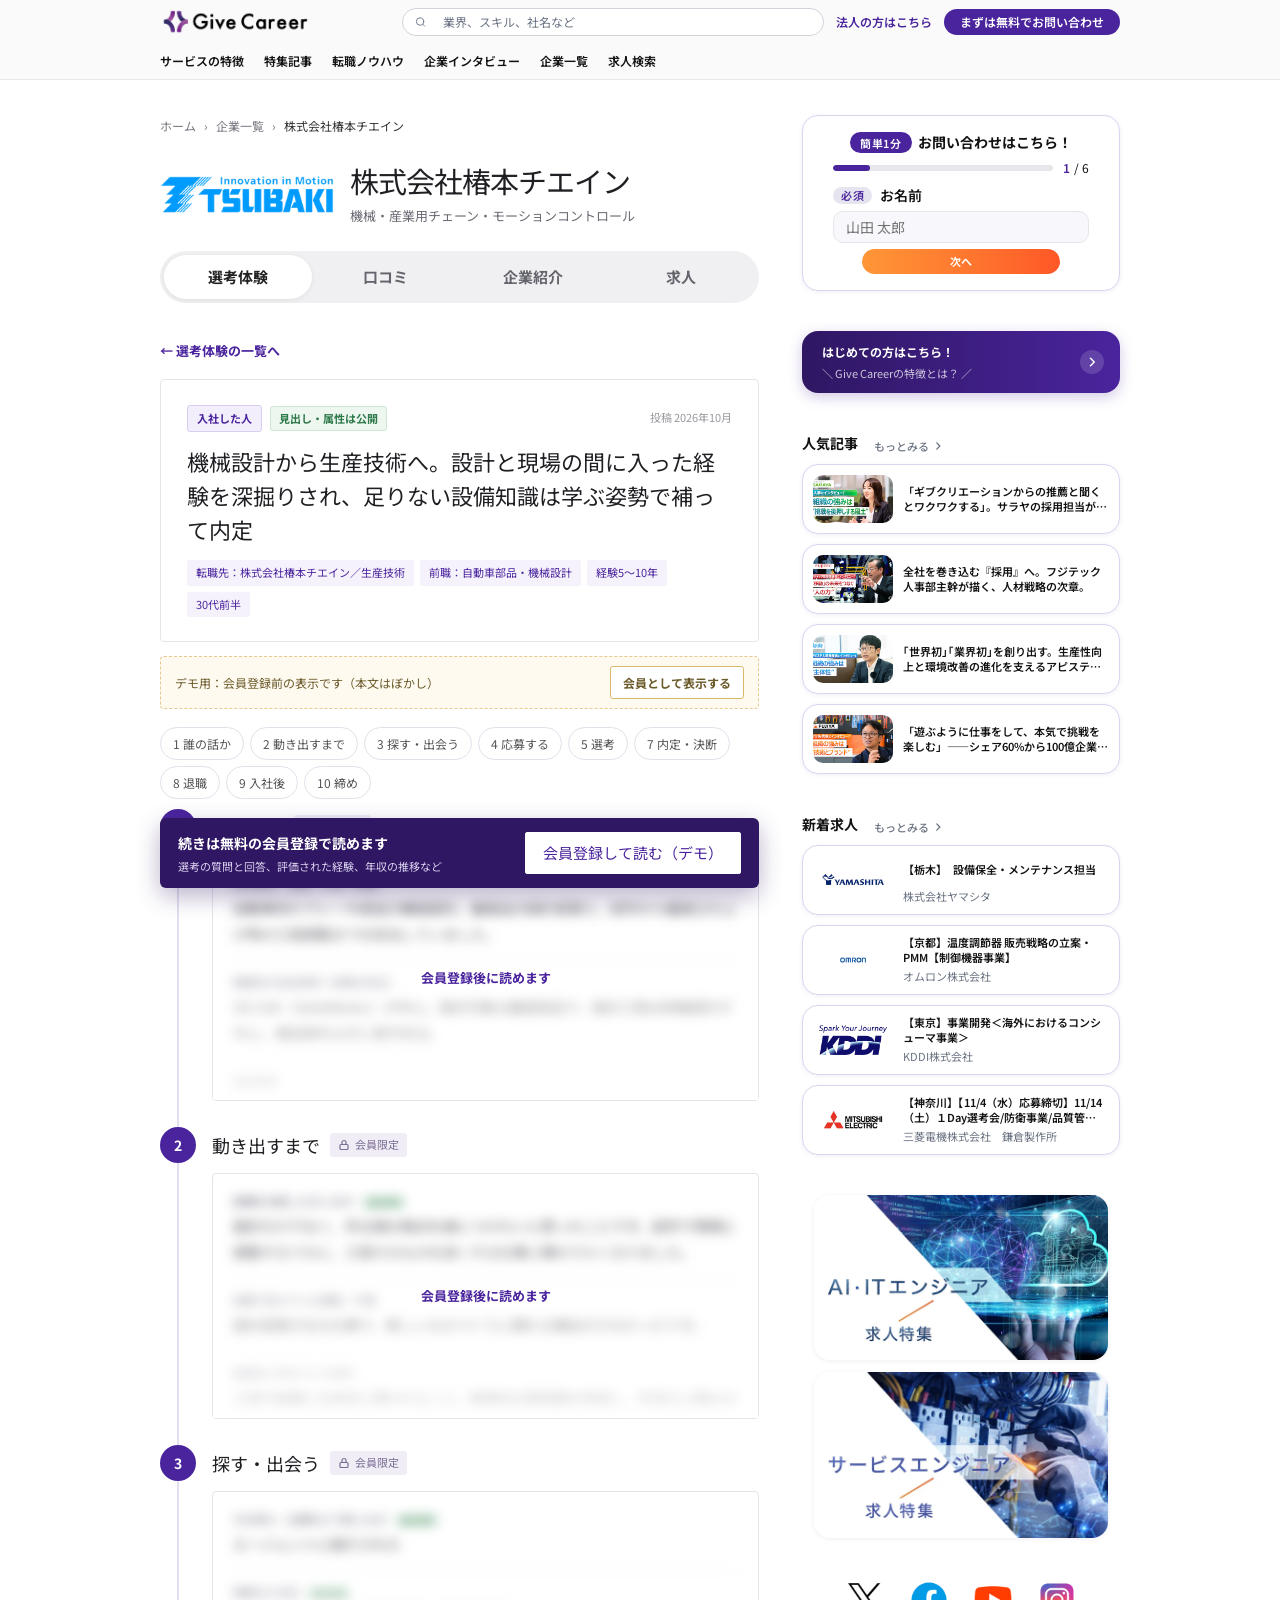
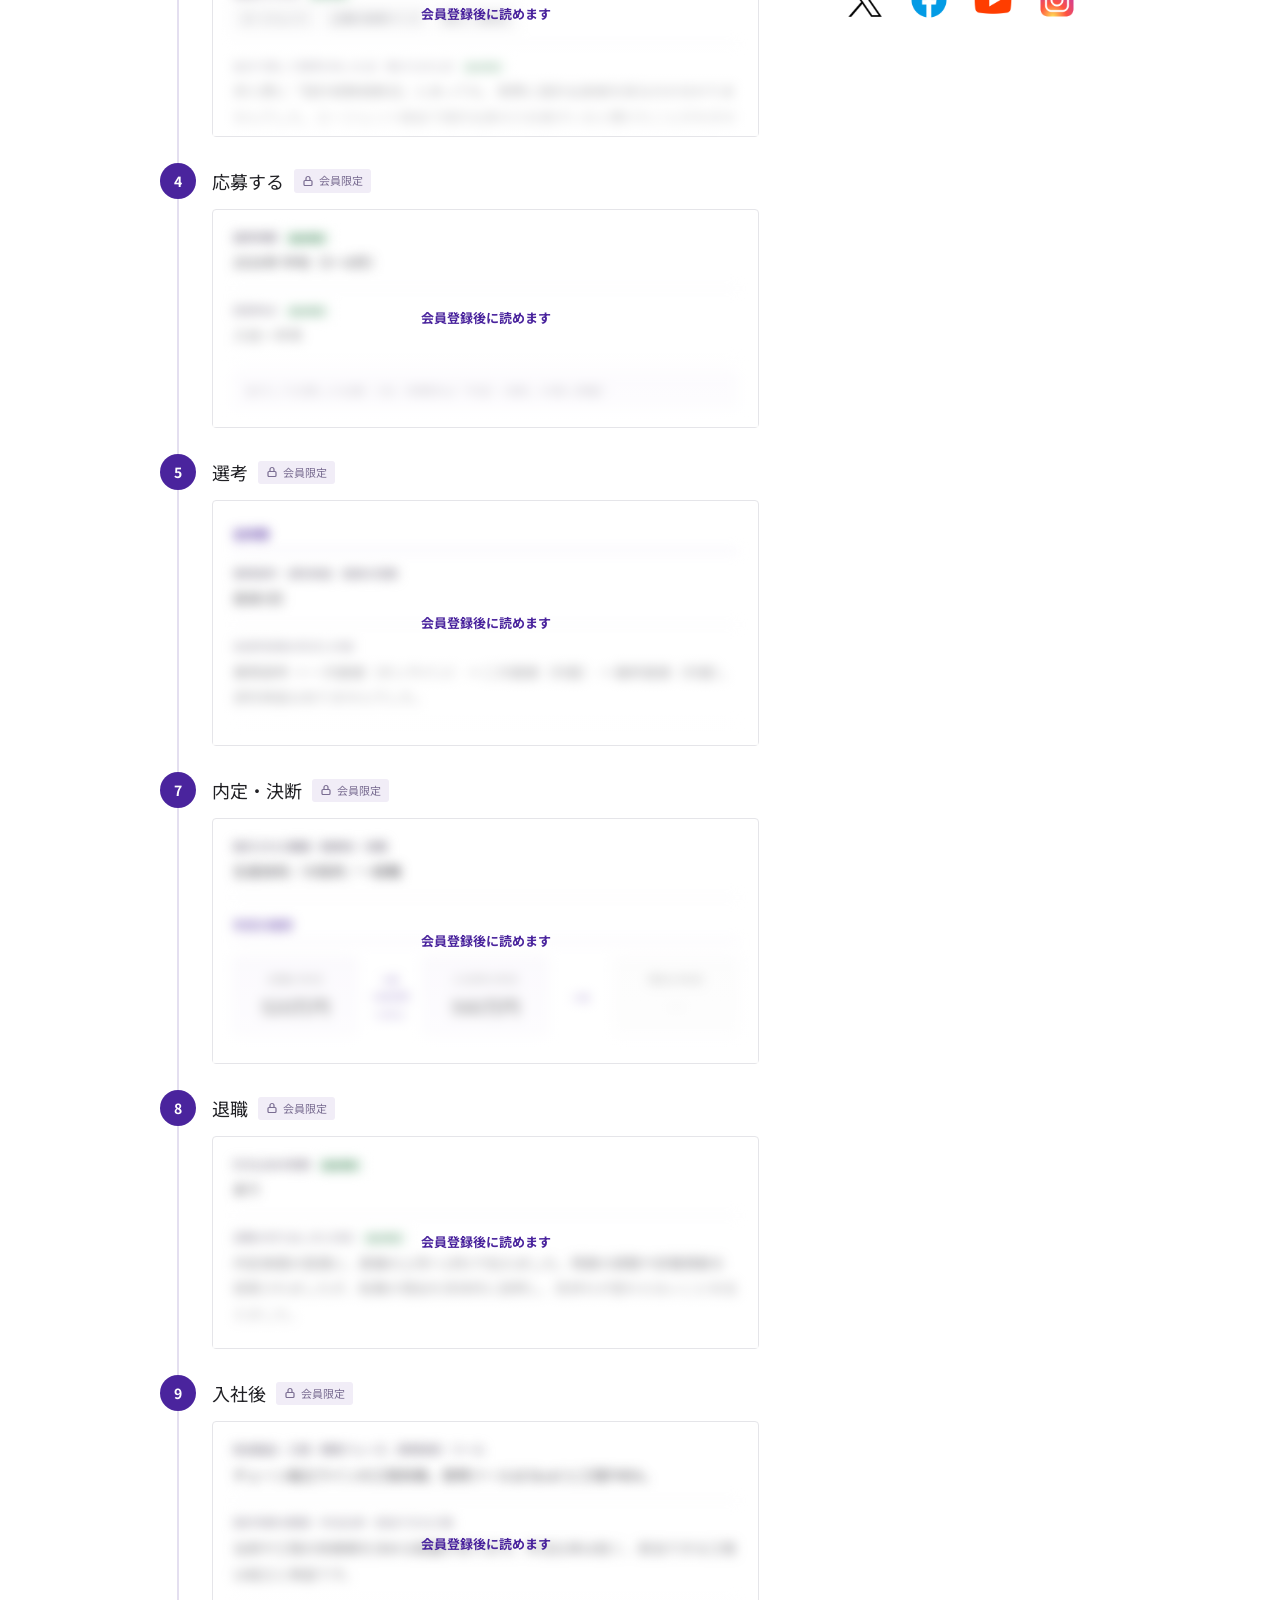
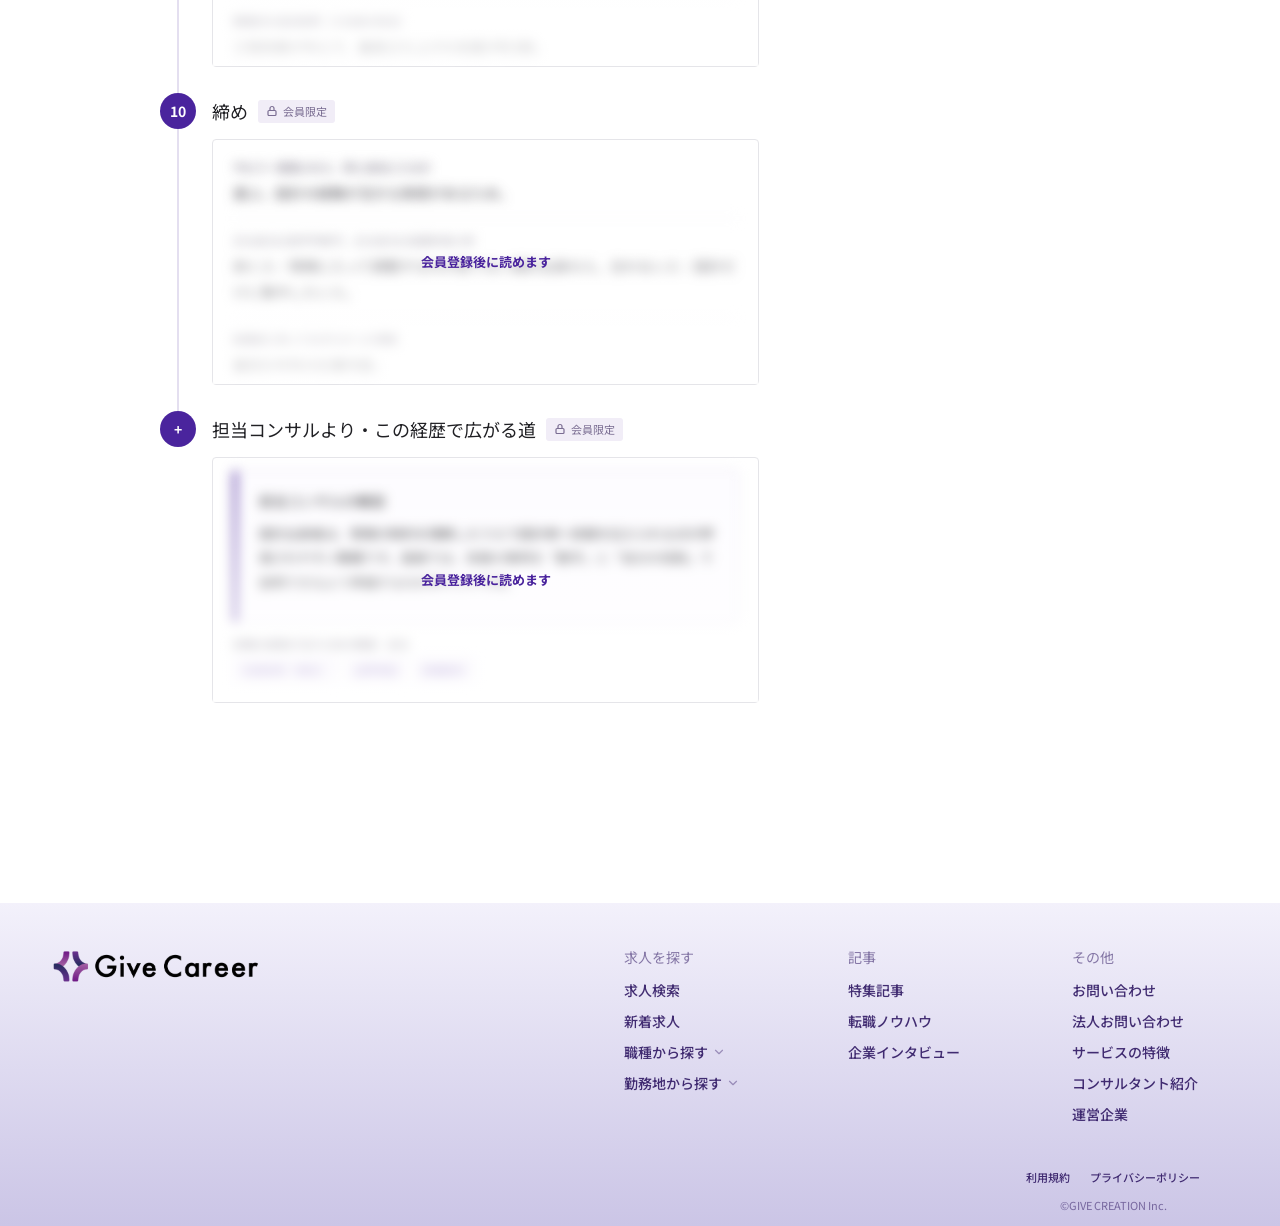
<file: story-1.html>
<!doctype html>
<html lang="ja">
<head>
  <meta charset="utf-8">
  <meta name="viewport" content="width=device-width, initial-scale=1">
  <meta name="theme-color" content="#fafafa">
  <meta name="robots" content="noindex, nofollow">
  <title>機械設計から生産技術へ。設計と現場の間に入った経験を深掘りされ、足りない設備知識…｜株式会社椿本チエイン｜Give Career デモ</title>
  <link rel="icon" href="./assets/service_symbol.png">
<!-- REFERENCE_STYLES_START -->
  <link rel="stylesheet" href="./assets/reference/e46fdfe9ef6a65c353.css">
  <link rel="stylesheet" href="./assets/reference/2f566c279e90615caa.css">
  <link rel="stylesheet" href="./assets/reference/d2df55d373d963b19d.css">
  <link rel="stylesheet" href="./assets/reference/d6ca92167736283ffe.css">
<!-- REFERENCE_STYLES_END -->
  <link rel="stylesheet" href="./assets/senkou.css">
</head>
<body>
  <!-- REFERENCE_HEADER_START -->
<header style="--header-height:53px;--header-height-md:80px" class="sticky top-0 z-50 w-full bg-sidebar border-b border-gray-200 h-[var(--header-height)] sidebar:h-[var(--header-height-md)] motion-safe:transition-transform motion-safe:duration-300 "><div class="flex items-center w-full container-responsive mx-auto py-2 gap-3 flex-nowrap text-sm"><a class="block shrink-0 md:mr-20" href="#" data-toast="この画面ではリンク先を用意していません" data-discover="true"><img src="./assets/reference/31cfb8e2fe00579333.png" alt="give-creation" class="h-7"></a><form class="relative w-full"><div class="relative flex items-center w-full bg-white rounded-full border border-gray-300 focus-within:border-brand-purple transition-colors duration-300"><svg xmlns="http://www.w3.org/2000/svg" width="24" height="24" viewbox="0 0 24 24" fill="none" stroke="currentColor" stroke-width="2" stroke-linecap="round" stroke-linejoin="round" class="lucide lucide-search absolute left-3 top-1/2 -translate-y-1/2 text-content-muted h-[11px] w-[11px] pointer-events-none"><circle cx="11" cy="11" r="8"></circle><path d="m21 21-4.3-4.3"></path></svg><input type="text" placeholder="業界、スキル、社名など" class="w-full rounded-full pl-10 pr-3 py-1 text-xs bg-transparent placeholder-gray-500 focus:outline-none disabled:cursor-not-allowed" value=""></div></form><div class="hidden md:flex items-center gap-2 md:gap-3 shrink-0 ml-auto"><a class="flex items-center gap-0.5 text-xs font-semibold text-brand-purple whitespace-nowrap" href="#" data-open="consult" data-discover="true"><span class="hover:underline">法人の方はこちら</span></a><a class="inline-flex py-1 px-4 items-center justify-center rounded-full text-xs font-semibold text-white bg-brand-purple transition-colors hover:bg-brand-deep-purple" href="#" data-open="consult" data-discover="true">まずは無料でお問い合わせ</a></div></div><div class="hidden sidebar:block w-full"><div class="flex items-center justify-between py-2 w-full container-responsive mx-auto text-xs text-content-main"><nav class="flex items-center gap-5 whitespace-nowrap"><a class="font-semibold" href="#" data-toast="この画面ではリンク先を用意していません" data-discover="true"><span class="pb-1 border-b-2 border-transparent hover:border-brand-purple active:text-brand-purple transition-colors">サービスの特徴</span></a><a class="font-semibold" href="#" data-toast="この画面ではリンク先を用意していません" data-discover="true"><span class="pb-1 border-b-2 border-transparent hover:border-brand-purple active:text-brand-purple transition-colors">特集記事</span></a><a class="font-semibold" href="#" data-toast="この画面ではリンク先を用意していません" data-discover="true"><span class="pb-1 border-b-2 border-transparent hover:border-brand-purple active:text-brand-purple transition-colors">転職ノウハウ</span></a><a class="font-semibold" href="#" data-toast="この画面ではリンク先を用意していません" data-discover="true"><span class="pb-1 border-b-2 border-transparent hover:border-brand-purple active:text-brand-purple transition-colors">企業インタビュー</span></a><a class="font-semibold" href="#" data-toast="この画面ではリンク先を用意していません" data-discover="true"><span class="pb-1 border-b-2 border-transparent hover:border-brand-purple active:text-brand-purple transition-colors">企業一覧</span></a><a class="font-semibold" href="#" data-toast="この画面ではリンク先を用意していません" data-discover="true"><span class="pb-1 border-b-2 border-transparent hover:border-brand-purple active:text-brand-purple transition-colors">求人検索</span></a></nav></div></div></header>
<!-- REFERENCE_HEADER_END -->
  <div class="wrap container-responsive" id="top">
    <main class="main-col">
      <div class="breadcrumb"><span>ホーム</span><span>›</span><span>企業一覧</span><span>›</span><span>株式会社椿本チエイン</span></div>
      <div class="company-identity"><div class="company-logo"><img src="./assets/tsubakimoto-logo.webp" alt="椿本チエインのロゴ"></div><div><h1>株式会社椿本チエイン</h1><p class="company-meta">機械・産業用チェーン・モーションコントロール</p></div></div>
      <div class="main-tabs" role="tablist" aria-label="企業ページ"><a role="tab" class="active" aria-selected="true" href="index.html">選考体験</a><button role="tab" data-tab="reviews">口コミ</button><button role="tab" data-tab="about">企業紹介</button><button role="tab" data-tab="jobs">求人</button></div>
      <div id="app" data-page="story" data-id="1"></div>
    </main>
    <!-- REFERENCE_SIDEBAR_START -->
<aside class="flex flex-col space-y-10 max-w-full w-full pb-10"><div class="bg-white border border-card-border rounded-2xl shadow-card p-4 text-sm min-w-[192px] space-y-1.5"><div class="flex items-center justify-center gap-1.5"><span class="inline-flex items-center justify-center bg-brand-purple text-white text-2xs font-semibold tracking-wider leading-none px-2.5 pt-[6px] pb-[4px] whitespace-nowrap rounded-full">簡単1分</span><div class="text-sm font-bold text-content-main whitespace-nowrap">お問い合わせはこちら！</div></div><div class="w-[90%] mx-auto mb-2.5"><div class="flex items-center justify-between"><div class="flex-1 h-1.5 bg-gray-200 rounded-full overflow-hidden"><div class="h-full bg-brand-purple transition-all duration-300 ease-out rounded-full" style="width:16.666666666666664%"></div></div><div class="ml-2.5 flex items-center gap-1"><span class="text-brand-purple text-xs font-semibold">1</span><span class="text-content-main text-xs"> / <!-- -->6</span></div></div></div><div class="w-[90%] mx-auto min-h-[56px]"><div class="flex flex-col gap-1"><div class="flex items-center gap-2 h-4"><span class="inline-flex items-center justify-center bg-brand-light-purple text-brand-purple text-2xs font-semibold tracking-wider leading-none px-2 pt-[3.5px] pb-[2.5px] rounded-full whitespace-nowrap">必須</span><label for="reference-contact-name" class="text-sm text-content-main text-brand-purple font-semibold">お名前</label></div><div class="w-full relative"><input id="reference-contact-name" type="text" class="flex h-8 w-full border py-2 px-3 text-sm ring-offset-background file:border-0 file:bg-transparent file:text-sm file:font-medium placeholder:text-muted-foreground focus-visible:outline-none focus-visible:ring-1 focus-visible:ring-ring focus-visible:ring-offset-0 disabled:cursor-not-allowed disabled:opacity-50 bg-page-bg border-gray-200 rounded-lg mt-1" placeholder="山田 太郎" value=""></div></div></div><div class="flex gap-1.5 w-[70%] mx-auto text-2xs"><button type="button" data-open="consult" class="px-1.5 py-1 rounded-full bg-gradient-to-r from-[var(--color-sub-orange-from)] to-[var(--color-sub-orange-to)] text-white font-bold transition-[filter] duration-200 hover:brightness-90 active:brightness-[0.85] whitespace-nowrap disabled:opacity-50 disabled:cursor-not-allowed w-full">次へ</button></div></div><a class="group block w-full rounded-2xl bg-gradient-to-r from-brand-deep-purple to-brand-purple py-3 pl-5 pr-4 mx-auto shadow-cta-purple hover:-translate-y-0.5 hover:shadow-cta-purple-hover transition-all cursor-pointer" href="#" data-toast="この画面ではリンク先を用意していません" data-discover="true"><div class="flex items-center justify-between gap-2.5"><div class="flex flex-col"><p class="text-white font-bold text-xs whitespace-nowrap">はじめての方はこちら！</p><p class="mt-1 text-2xs text-white/75 whitespace-nowrap">＼ Give Careerの特徴とは？ ／</p></div><span class="flex h-6 w-6 shrink-0 items-center justify-center rounded-full bg-white/15 transition-transform duration-300 group-hover:translate-x-0.5"><svg class="h-3 w-3 text-white" viewbox="0 0 16 16" fill="none" stroke="currentColor" stroke-width="2" stroke-linecap="round" stroke-linejoin="round" aria-hidden="true"><path d="M6 3l5 5-5 5"></path></svg></span></div></a><div><div class="flex space-x-2.5 items-end mb-2.5"><h2 class="sidebar-title">人気記事</h2><a class="group inline-flex items-center gap-1 whitespace-nowrap transition-colors hover:text-brand-purple ml-1.5 text-2xs font-medium text-content-muted " href="#" data-toast="この画面ではリンク先を用意していません" data-discover="true">もっとみる<svg class="h-2.5 w-2.5 transition-transform duration-200 group-hover:translate-x-0.5" viewbox="0 0 16 16" fill="none" stroke="currentColor" stroke-width="2" stroke-linecap="round" stroke-linejoin="round" aria-hidden="true"><path d="M6 3l5 5-5 5"></path></svg></a></div><div class="space-y-2.5"><a class="bg-white border border-card-border rounded-2xl shadow-card transition-shadow duration-300 hover:shadow-card-hover block p-2.5 group h-[70px]" href="#" data-toast="この画面ではリンク先を用意していません" data-discover="true"><article><div class="flex items-center space-x-2.5"><div class="flex-shrink-0 overflow-hidden rounded-lg w-20 h-12 bg-brand-light-purple"><img src="./assets/reference/706d8781a8878b5038.png" alt="" class="h-full w-full object-cover"></div><div class="flex-1"><h3 class="text-2xs font-semibold text-content-main line-clamp-2 leading-snug transition-colors group-hover:text-brand-purple">「ギブクリエーションからの推薦と聞くとワクワクする」。サラヤの採用担当が明かす選考の舞台裏</h3></div></div></article></a><a class="bg-white border border-card-border rounded-2xl shadow-card transition-shadow duration-300 hover:shadow-card-hover block p-2.5 group h-[70px]" href="#" data-toast="この画面ではリンク先を用意していません" data-discover="true"><article><div class="flex items-center space-x-2.5"><div class="flex-shrink-0 overflow-hidden rounded-lg w-20 h-12 bg-brand-light-purple"><img src="./assets/reference/001cac465ea5d9bc36.png" alt="" class="h-full w-full object-cover"></div><div class="flex-1"><h3 class="text-2xs font-semibold text-content-main line-clamp-2 leading-snug transition-colors group-hover:text-brand-purple">全社を巻き込む『採用』へ。フジテック人事部主幹が描く、人材戦略の次章。</h3></div></div></article></a><a class="bg-white border border-card-border rounded-2xl shadow-card transition-shadow duration-300 hover:shadow-card-hover block p-2.5 group h-[70px]" href="#" data-toast="この画面ではリンク先を用意していません" data-discover="true"><article><div class="flex items-center space-x-2.5"><div class="flex-shrink-0 overflow-hidden rounded-lg w-20 h-12 bg-brand-light-purple"><img src="./assets/reference/d075ec9344e8e16349.png" alt="" class="h-full w-full object-cover"></div><div class="flex-1"><h3 class="text-2xs font-semibold text-content-main line-clamp-2 leading-snug transition-colors group-hover:text-brand-purple">｢世界初｣｢業界初｣を創り出す。生産性向上と環境改善の進化を支えるアピステの働く魅力。</h3></div></div></article></a><a class="bg-white border border-card-border rounded-2xl shadow-card transition-shadow duration-300 hover:shadow-card-hover block p-2.5 group h-[70px]" href="#" data-toast="この画面ではリンク先を用意していません" data-discover="true"><article><div class="flex items-center space-x-2.5"><div class="flex-shrink-0 overflow-hidden rounded-lg w-20 h-12 bg-brand-light-purple"><img src="./assets/reference/524b3a1a48b9ebe587.jpg" alt="" class="h-full w-full object-cover"></div><div class="flex-1"><h3 class="text-2xs font-semibold text-content-main line-clamp-2 leading-snug transition-colors group-hover:text-brand-purple">「遊ぶように仕事をして、本気で挑戦を楽しむ」――シェア60%から100億企業へ、社員の未来と安心を支える組織づくり</h3></div></div></article></a></div></div><div><div class="flex space-x-2.5 items-end mb-2.5"><h2 class="sidebar-title">新着求人</h2><a class="group inline-flex items-center gap-1 whitespace-nowrap transition-colors hover:text-brand-purple ml-1.5 text-2xs font-medium text-content-muted " href="#" data-toast="この画面ではリンク先を用意していません" data-discover="true">もっとみる<svg class="h-2.5 w-2.5 transition-transform duration-200 group-hover:translate-x-0.5" viewbox="0 0 16 16" fill="none" stroke="currentColor" stroke-width="2" stroke-linecap="round" stroke-linejoin="round" aria-hidden="true"><path d="M6 3l5 5-5 5"></path></svg></a></div><div class="space-y-2.5"><a class="bg-white border border-card-border rounded-2xl shadow-card transition-shadow duration-300 hover:shadow-card-hover block p-2.5 group h-[70px]" href="#" data-toast="この画面ではリンク先を用意していません" data-discover="true"><article class="relative h-full"><div class="flex items-center space-x-2.5 h-full"><div class="flex-shrink-0"><div class="w-20 h-12 rounded-lg flex items-center justify-center p-1.5"><img src="./assets/reference/1544221b41b8875abd.webp" alt="【栃木】　設備保全・メンテナンス担当" loading="lazy" decoding="async" class="max-w-full max-h-full object-contain"></div></div><div class="flex-1 pr-1.5 pb-5"><h3 class="text-2xs font-semibold text-content-main line-clamp-2 leading-snug transition-colors group-hover:text-brand-purple">【栃木】　設備保全・メンテナンス担当</h3></div></div><div class="absolute bottom-0 left-[90px]"><span class="text-2xs text-content-muted leading-tight line-clamp-1">株式会社ヤマシタ</span></div></article></a><a class="bg-white border border-card-border rounded-2xl shadow-card transition-shadow duration-300 hover:shadow-card-hover block p-2.5 group h-[70px]" href="#" data-toast="この画面ではリンク先を用意していません" data-discover="true"><article class="relative h-full"><div class="flex items-center space-x-2.5 h-full"><div class="flex-shrink-0"><div class="w-20 h-12 rounded-lg flex items-center justify-center p-1.5"><img src="./assets/reference/bb95d5b78fbd57e2d1.webp" alt="【京都】温度調節器 販売戦略の立案・PMM【制御機器事業】" loading="lazy" decoding="async" class="max-w-full max-h-full object-contain"></div></div><div class="flex-1 pr-1.5 pb-5"><h3 class="text-2xs font-semibold text-content-main line-clamp-2 leading-snug transition-colors group-hover:text-brand-purple">【京都】温度調節器 販売戦略の立案・PMM【制御機器事業】</h3></div></div><div class="absolute bottom-0 left-[90px]"><span class="text-2xs text-content-muted leading-tight line-clamp-1">オムロン株式会社</span></div></article></a><a class="bg-white border border-card-border rounded-2xl shadow-card transition-shadow duration-300 hover:shadow-card-hover block p-2.5 group h-[70px]" href="#" data-toast="この画面ではリンク先を用意していません" data-discover="true"><article class="relative h-full"><div class="flex items-center space-x-2.5 h-full"><div class="flex-shrink-0"><div class="w-20 h-12 rounded-lg flex items-center justify-center p-1.5"><img src="./assets/reference/909cb2d3bbd98b4303.webp" alt="【東京】事業開発＜海外におけるコンシューマ事業＞" loading="lazy" decoding="async" class="max-w-full max-h-full object-contain"></div></div><div class="flex-1 pr-1.5 pb-5"><h3 class="text-2xs font-semibold text-content-main line-clamp-2 leading-snug transition-colors group-hover:text-brand-purple">【東京】事業開発＜海外におけるコンシューマ事業＞</h3></div></div><div class="absolute bottom-0 left-[90px]"><span class="text-2xs text-content-muted leading-tight line-clamp-1">KDDI株式会社</span></div></article></a><a class="bg-white border border-card-border rounded-2xl shadow-card transition-shadow duration-300 hover:shadow-card-hover block p-2.5 group h-[70px]" href="#" data-toast="この画面ではリンク先を用意していません" data-discover="true"><article class="relative h-full"><div class="flex items-center space-x-2.5 h-full"><div class="flex-shrink-0"><div class="w-20 h-12 rounded-lg flex items-center justify-center p-1.5"><img src="./assets/reference/e6c007c9073f9d7614.webp" alt="【神奈川】【11/4（水）応募締切】11/14（土）１Day選考会/防衛事業/品質管理・生産管理職種（三菱電機/鎌倉製作所）" loading="lazy" decoding="async" class="max-w-full max-h-full object-contain"></div></div><div class="flex-1 pr-1.5 pb-5"><h3 class="text-2xs font-semibold text-content-main line-clamp-2 leading-snug transition-colors group-hover:text-brand-purple">【神奈川】【11/4（水）応募締切】11/14（土）１Day選考会/防衛事業/品質管理・生産管理職種（三菱電機/鎌倉製作所）</h3></div></div><div class="absolute bottom-0 left-[90px]"><span class="text-2xs text-content-muted leading-tight line-clamp-1">三菱電機株式会社　鎌倉製作所</span></div></article></a></div></div><div class="flex flex-col gap-3 px-3"><a href="#" data-toast="この画面ではリンク先を用意していません" target="_blank" rel="noopener noreferrer" class="group block w-full overflow-hidden rounded-2xl shadow-card hover:shadow-card-hover transition-shadow duration-300"><img src="./assets/reference/7e29b18bb1addbcef7.jpg" alt="キャンペーンバナー" class="w-full h-auto object-cover aspect-video" width="1000" height="540"></a><a href="#" data-toast="この画面ではリンク先を用意していません" target="_blank" rel="noopener noreferrer" class="group block w-full overflow-hidden rounded-2xl shadow-card hover:shadow-card-hover transition-shadow duration-300"><img src="./assets/reference/e51a34a0f6efb523d3.webp" alt="キャンペーンバナー" class="w-full h-auto object-cover aspect-video" width="1162" height="628"></a></div><div class="flex items-center justify-center gap-5"><a href="#" data-toast="この画面ではリンク先を用意していません" target="_blank" rel="noopener noreferrer" aria-label="X"><img src="./assets/reference/6c1cb41bb086e5820d.svg" alt="X" class="w-11 h-11"></a><a href="#" data-toast="この画面ではリンク先を用意していません" target="_blank" rel="noopener noreferrer" aria-label="Facebook"><img src="./assets/reference/53196198c75784d405.svg" alt="Facebook" class="w-11 h-11"></a><a href="#" data-toast="この画面ではリンク先を用意していません" target="_blank" rel="noopener noreferrer" aria-label="YouTube"><img src="./assets/reference/376ae8f9ae5387dcda.svg" alt="YouTube" class="w-11 h-11"></a><a href="#" data-toast="この画面ではリンク先を用意していません" target="_blank" rel="noopener noreferrer" aria-label="Instagram"><img src="./assets/reference/3ed5214ac46beb500b.svg" alt="Instagram" class="w-11 h-11"></a></div><!--$?--><template id="B:1"></template><!--/$--></aside>
<!-- REFERENCE_SIDEBAR_END -->
  </div>
<!-- REFERENCE_FOOTER_START -->
<footer class="w-full"><div class="bg-gradient-to-b from-footer-light-from to-footer-light-to text-brand-deep-purple/90"><div class="flex w-full py-11 md:flex-row justify-between pl-12 pr-20"><div class="flex items-start"><img src="./assets/reference/31cfb8e2fe00579333.png" alt="give-creation" class="h-10"></div><div class="flex flex-row [--footer-col-gap:--spacing(24)] md:gap-(--footer-col-gap) w-1/2"><div class="flex-1"><h3 class="text-sm md:text-sm mb-3 text-brand-deep-purple/55">求人を探す</h3><ul class="space-y-2.5 text-sm font-medium"><li><a class="text-brand-deep-purple/90 hover:underline hover:text-brand-deep-purple" href="#" data-toast="この画面ではリンク先を用意していません" data-discover="true">求人検索</a></li><li><a class="text-brand-deep-purple/90 hover:underline hover:text-brand-deep-purple" href="#" data-toast="この画面ではリンク先を用意していません" data-discover="true">新着求人</a></li><li><details class="group"><summary class="flex items-center gap-1 text-sm font-medium text-brand-deep-purple/90 cursor-pointer list-none [&amp;::-webkit-details-marker]:hidden hover:text-brand-deep-purple rounded-sm focus-visible:outline-none focus-visible:ring-2 focus-visible:ring-brand-purple">職種から探す<svg xmlns="http://www.w3.org/2000/svg" width="24" height="24" viewbox="0 0 24 24" fill="none" stroke="currentColor" stroke-width="2" stroke-linecap="round" stroke-linejoin="round" class="lucide lucide-chevron-down size-3.5 text-brand-deep-purple/40 transition-transform group-open:rotate-180" aria-hidden="true"><path d="m6 9 6 6 6-6"></path></svg></summary><div class="pt-2.5 pb-1 pl-2 border-l border-brand-deep-purple/10 ml-1 mt-1 lg:w-[calc(100%+var(--footer-col-gap)-2rem)]"><ul class="space-y-2.5"><li><a class="text-sm font-medium text-brand-deep-purple/90 hover:underline hover:text-brand-deep-purple" href="#" data-toast="この画面ではリンク先を用意していません" data-discover="true">研究・開発（機械・電気）</a></li><li><a class="text-sm font-medium text-brand-deep-purple/90 hover:underline hover:text-brand-deep-purple" href="#" data-toast="この画面ではリンク先を用意していません" data-discover="true">研究・開発（化学・素材 / 材料・食品・日用品・メディカル）</a></li><li><a class="text-sm font-medium text-brand-deep-purple/90 hover:underline hover:text-brand-deep-purple" href="#" data-toast="この画面ではリンク先を用意していません" data-discover="true">機械設計・光学設計</a></li><li><a class="text-sm font-medium text-brand-deep-purple/90 hover:underline hover:text-brand-deep-purple" href="#" data-toast="この画面ではリンク先を用意していません" data-discover="true">実験・評価・解析</a></li><li><a class="text-sm font-medium text-brand-deep-purple/90 hover:underline hover:text-brand-deep-purple" href="#" data-toast="この画面ではリンク先を用意していません" data-discover="true">回路設計</a></li><li><a class="text-sm font-medium text-brand-deep-purple/90 hover:underline hover:text-brand-deep-purple" href="#" data-toast="この画面ではリンク先を用意していません" data-discover="true">半導体・デバイス開発</a></li><li><a class="text-sm font-medium text-brand-deep-purple/90 hover:underline hover:text-brand-deep-purple" href="#" data-toast="この画面ではリンク先を用意していません" data-discover="true">制御設計</a></li><li><a class="text-sm font-medium text-brand-deep-purple/90 hover:underline hover:text-brand-deep-purple" href="#" data-toast="この画面ではリンク先を用意していません" data-discover="true">組込・アプリケーション</a></li><li><a class="text-sm font-medium text-brand-deep-purple/90 hover:underline hover:text-brand-deep-purple" href="#" data-toast="この画面ではリンク先を用意していません" data-discover="true">ITエンジニア</a></li><li><a class="text-sm font-medium text-brand-deep-purple/90 hover:underline hover:text-brand-deep-purple" href="#" data-toast="この画面ではリンク先を用意していません" data-discover="true">生産技術・製造技術</a></li><li><a class="text-sm font-medium text-brand-deep-purple/90 hover:underline hover:text-brand-deep-purple" href="#" data-toast="この画面ではリンク先を用意していません" data-discover="true">品質保証・品質管理</a></li><li><a class="text-sm font-medium text-brand-deep-purple/90 hover:underline hover:text-brand-deep-purple" href="#" data-toast="この画面ではリンク先を用意していません" data-discover="true">サービス / フィールドエンジニア・設備保全・整備士</a></li><li><a class="text-sm font-medium text-brand-deep-purple/90 hover:underline hover:text-brand-deep-purple" href="#" data-toast="この画面ではリンク先を用意していません" data-discover="true">製造</a></li><li><a class="text-sm font-medium text-brand-deep-purple/90 hover:underline hover:text-brand-deep-purple" href="#" data-toast="この画面ではリンク先を用意していません" data-discover="true">生産管理</a></li><li><a class="text-sm font-medium text-brand-deep-purple/90 hover:underline hover:text-brand-deep-purple" href="#" data-toast="この画面ではリンク先を用意していません" data-discover="true">工場・施設運営</a></li><li><a class="text-sm font-medium text-brand-deep-purple/90 hover:underline hover:text-brand-deep-purple" href="#" data-toast="この画面ではリンク先を用意していません" data-discover="true">建設（建築・土木・プラント・設備）</a></li><li><a class="text-sm font-medium text-brand-deep-purple/90 hover:underline hover:text-brand-deep-purple" href="#" data-toast="この画面ではリンク先を用意していません" data-discover="true">経営企画・事業企画</a></li><li><a class="text-sm font-medium text-brand-deep-purple/90 hover:underline hover:text-brand-deep-purple" href="#" data-toast="この画面ではリンク先を用意していません" data-discover="true">マーケティング・企画・広告宣伝</a></li><li><a class="text-sm font-medium text-brand-deep-purple/90 hover:underline hover:text-brand-deep-purple" href="#" data-toast="この画面ではリンク先を用意していません" data-discover="true">IR・広報</a></li><li><a class="text-sm font-medium text-brand-deep-purple/90 hover:underline hover:text-brand-deep-purple" href="#" data-toast="この画面ではリンク先を用意していません" data-discover="true">経理・財務・管理会計</a></li><li><a class="text-sm font-medium text-brand-deep-purple/90 hover:underline hover:text-brand-deep-purple" href="#" data-toast="この画面ではリンク先を用意していません" data-discover="true">人事</a></li><li><a class="text-sm font-medium text-brand-deep-purple/90 hover:underline hover:text-brand-deep-purple" href="#" data-toast="この画面ではリンク先を用意していません" data-discover="true">総務・法務・知財・内部監査</a></li><li><a class="text-sm font-medium text-brand-deep-purple/90 hover:underline hover:text-brand-deep-purple" href="#" data-toast="この画面ではリンク先を用意していません" data-discover="true">購買・物流</a></li><li><a class="text-sm font-medium text-brand-deep-purple/90 hover:underline hover:text-brand-deep-purple" href="#" data-toast="この画面ではリンク先を用意していません" data-discover="true">秘書・受付・事務・通訳</a></li><li><a class="text-sm font-medium text-brand-deep-purple/90 hover:underline hover:text-brand-deep-purple" href="#" data-toast="この画面ではリンク先を用意していません" data-discover="true">営業系職種</a></li><li><a class="text-sm font-medium text-brand-deep-purple/90 hover:underline hover:text-brand-deep-purple" href="#" data-toast="この画面ではリンク先を用意していません" data-discover="true">不動産</a></li><li><a class="text-sm font-medium text-brand-deep-purple/90 hover:underline hover:text-brand-deep-purple" href="#" data-toast="この画面ではリンク先を用意していません" data-discover="true">技術営業</a></li></ul></div></details></li><li><details class="group"><summary class="flex items-center gap-1 text-sm font-medium text-brand-deep-purple/90 cursor-pointer list-none [&amp;::-webkit-details-marker]:hidden hover:text-brand-deep-purple rounded-sm focus-visible:outline-none focus-visible:ring-2 focus-visible:ring-brand-purple">勤務地から探す<svg xmlns="http://www.w3.org/2000/svg" width="24" height="24" viewbox="0 0 24 24" fill="none" stroke="currentColor" stroke-width="2" stroke-linecap="round" stroke-linejoin="round" class="lucide lucide-chevron-down size-3.5 text-brand-deep-purple/40 transition-transform group-open:rotate-180" aria-hidden="true"><path d="m6 9 6 6 6-6"></path></svg></summary><div class="pt-2.5 pb-1 pl-2 border-l border-brand-deep-purple/10 ml-1 mt-1 lg:w-[calc(100%+var(--footer-col-gap)-2rem)]"><div class="space-y-4"><div><a class="text-sm font-bold text-brand-deep-purple/90 hover:underline hover:text-brand-deep-purple" href="#" data-toast="この画面ではリンク先を用意していません" data-discover="true">関東</a><ul class="flex flex-wrap gap-x-3.5 gap-y-2 mt-1.5 pl-3"><li><a class="text-sm font-medium text-brand-deep-purple/90 hover:underline hover:text-brand-deep-purple" href="#" data-toast="この画面ではリンク先を用意していません" data-discover="true">茨城県</a></li><li><a class="text-sm font-medium text-brand-deep-purple/90 hover:underline hover:text-brand-deep-purple" href="#" data-toast="この画面ではリンク先を用意していません" data-discover="true">栃木県</a></li><li><a class="text-sm font-medium text-brand-deep-purple/90 hover:underline hover:text-brand-deep-purple" href="#" data-toast="この画面ではリンク先を用意していません" data-discover="true">群馬県</a></li><li><a class="text-sm font-medium text-brand-deep-purple/90 hover:underline hover:text-brand-deep-purple" href="#" data-toast="この画面ではリンク先を用意していません" data-discover="true">埼玉県</a></li><li><a class="text-sm font-medium text-brand-deep-purple/90 hover:underline hover:text-brand-deep-purple" href="#" data-toast="この画面ではリンク先を用意していません" data-discover="true">千葉県</a></li><li><a class="text-sm font-medium text-brand-deep-purple/90 hover:underline hover:text-brand-deep-purple" href="#" data-toast="この画面ではリンク先を用意していません" data-discover="true">東京都</a></li><li><a class="text-sm font-medium text-brand-deep-purple/90 hover:underline hover:text-brand-deep-purple" href="#" data-toast="この画面ではリンク先を用意していません" data-discover="true">神奈川県</a></li></ul></div><div><a class="text-sm font-bold text-brand-deep-purple/90 hover:underline hover:text-brand-deep-purple" href="#" data-toast="この画面ではリンク先を用意していません" data-discover="true">関西</a><ul class="flex flex-wrap gap-x-3.5 gap-y-2 mt-1.5 pl-3"><li><a class="text-sm font-medium text-brand-deep-purple/90 hover:underline hover:text-brand-deep-purple" href="#" data-toast="この画面ではリンク先を用意していません" data-discover="true">滋賀県</a></li><li><a class="text-sm font-medium text-brand-deep-purple/90 hover:underline hover:text-brand-deep-purple" href="#" data-toast="この画面ではリンク先を用意していません" data-discover="true">京都府</a></li><li><a class="text-sm font-medium text-brand-deep-purple/90 hover:underline hover:text-brand-deep-purple" href="#" data-toast="この画面ではリンク先を用意していません" data-discover="true">大阪府</a></li><li><a class="text-sm font-medium text-brand-deep-purple/90 hover:underline hover:text-brand-deep-purple" href="#" data-toast="この画面ではリンク先を用意していません" data-discover="true">兵庫県</a></li><li><a class="text-sm font-medium text-brand-deep-purple/90 hover:underline hover:text-brand-deep-purple" href="#" data-toast="この画面ではリンク先を用意していません" data-discover="true">奈良県</a></li><li><a class="text-sm font-medium text-brand-deep-purple/90 hover:underline hover:text-brand-deep-purple" href="#" data-toast="この画面ではリンク先を用意していません" data-discover="true">和歌山県</a></li></ul></div><div><a class="text-sm font-bold text-brand-deep-purple/90 hover:underline hover:text-brand-deep-purple" href="#" data-toast="この画面ではリンク先を用意していません" data-discover="true">東海</a><ul class="flex flex-wrap gap-x-3.5 gap-y-2 mt-1.5 pl-3"><li><a class="text-sm font-medium text-brand-deep-purple/90 hover:underline hover:text-brand-deep-purple" href="#" data-toast="この画面ではリンク先を用意していません" data-discover="true">岐阜県</a></li><li><a class="text-sm font-medium text-brand-deep-purple/90 hover:underline hover:text-brand-deep-purple" href="#" data-toast="この画面ではリンク先を用意していません" data-discover="true">静岡県</a></li><li><a class="text-sm font-medium text-brand-deep-purple/90 hover:underline hover:text-brand-deep-purple" href="#" data-toast="この画面ではリンク先を用意していません" data-discover="true">愛知県</a></li><li><a class="text-sm font-medium text-brand-deep-purple/90 hover:underline hover:text-brand-deep-purple" href="#" data-toast="この画面ではリンク先を用意していません" data-discover="true">三重県</a></li></ul></div><div><a class="text-sm font-bold text-brand-deep-purple/90 hover:underline hover:text-brand-deep-purple" href="#" data-toast="この画面ではリンク先を用意していません" data-discover="true">北海道/東北</a><ul class="flex flex-wrap gap-x-3.5 gap-y-2 mt-1.5 pl-3"><li><a class="text-sm font-medium text-brand-deep-purple/90 hover:underline hover:text-brand-deep-purple" href="#" data-toast="この画面ではリンク先を用意していません" data-discover="true">北海道</a></li><li><a class="text-sm font-medium text-brand-deep-purple/90 hover:underline hover:text-brand-deep-purple" href="#" data-toast="この画面ではリンク先を用意していません" data-discover="true">青森県</a></li><li><a class="text-sm font-medium text-brand-deep-purple/90 hover:underline hover:text-brand-deep-purple" href="#" data-toast="この画面ではリンク先を用意していません" data-discover="true">岩手県</a></li><li><a class="text-sm font-medium text-brand-deep-purple/90 hover:underline hover:text-brand-deep-purple" href="#" data-toast="この画面ではリンク先を用意していません" data-discover="true">宮城県</a></li><li><a class="text-sm font-medium text-brand-deep-purple/90 hover:underline hover:text-brand-deep-purple" href="#" data-toast="この画面ではリンク先を用意していません" data-discover="true">秋田県</a></li><li><a class="text-sm font-medium text-brand-deep-purple/90 hover:underline hover:text-brand-deep-purple" href="#" data-toast="この画面ではリンク先を用意していません" data-discover="true">山形県</a></li><li><a class="text-sm font-medium text-brand-deep-purple/90 hover:underline hover:text-brand-deep-purple" href="#" data-toast="この画面ではリンク先を用意していません" data-discover="true">福島県</a></li></ul></div><div><a class="text-sm font-bold text-brand-deep-purple/90 hover:underline hover:text-brand-deep-purple" href="#" data-toast="この画面ではリンク先を用意していません" data-discover="true">上信越/北陸</a><ul class="flex flex-wrap gap-x-3.5 gap-y-2 mt-1.5 pl-3"><li><a class="text-sm font-medium text-brand-deep-purple/90 hover:underline hover:text-brand-deep-purple" href="#" data-toast="この画面ではリンク先を用意していません" data-discover="true">新潟県</a></li><li><a class="text-sm font-medium text-brand-deep-purple/90 hover:underline hover:text-brand-deep-purple" href="#" data-toast="この画面ではリンク先を用意していません" data-discover="true">富山県</a></li><li><a class="text-sm font-medium text-brand-deep-purple/90 hover:underline hover:text-brand-deep-purple" href="#" data-toast="この画面ではリンク先を用意していません" data-discover="true">石川県</a></li><li><a class="text-sm font-medium text-brand-deep-purple/90 hover:underline hover:text-brand-deep-purple" href="#" data-toast="この画面ではリンク先を用意していません" data-discover="true">福井県</a></li><li><a class="text-sm font-medium text-brand-deep-purple/90 hover:underline hover:text-brand-deep-purple" href="#" data-toast="この画面ではリンク先を用意していません" data-discover="true">山梨県</a></li><li><a class="text-sm font-medium text-brand-deep-purple/90 hover:underline hover:text-brand-deep-purple" href="#" data-toast="この画面ではリンク先を用意していません" data-discover="true">長野県</a></li></ul></div><div><a class="text-sm font-bold text-brand-deep-purple/90 hover:underline hover:text-brand-deep-purple" href="#" data-toast="この画面ではリンク先を用意していません" data-discover="true">中国</a><ul class="flex flex-wrap gap-x-3.5 gap-y-2 mt-1.5 pl-3"><li><a class="text-sm font-medium text-brand-deep-purple/90 hover:underline hover:text-brand-deep-purple" href="#" data-toast="この画面ではリンク先を用意していません" data-discover="true">鳥取県</a></li><li><a class="text-sm font-medium text-brand-deep-purple/90 hover:underline hover:text-brand-deep-purple" href="#" data-toast="この画面ではリンク先を用意していません" data-discover="true">島根県</a></li><li><a class="text-sm font-medium text-brand-deep-purple/90 hover:underline hover:text-brand-deep-purple" href="#" data-toast="この画面ではリンク先を用意していません" data-discover="true">岡山県</a></li><li><a class="text-sm font-medium text-brand-deep-purple/90 hover:underline hover:text-brand-deep-purple" href="#" data-toast="この画面ではリンク先を用意していません" data-discover="true">広島県</a></li><li><a class="text-sm font-medium text-brand-deep-purple/90 hover:underline hover:text-brand-deep-purple" href="#" data-toast="この画面ではリンク先を用意していません" data-discover="true">山口県</a></li></ul></div><div><a class="text-sm font-bold text-brand-deep-purple/90 hover:underline hover:text-brand-deep-purple" href="#" data-toast="この画面ではリンク先を用意していません" data-discover="true">四国</a><ul class="flex flex-wrap gap-x-3.5 gap-y-2 mt-1.5 pl-3"><li><a class="text-sm font-medium text-brand-deep-purple/90 hover:underline hover:text-brand-deep-purple" href="#" data-toast="この画面ではリンク先を用意していません" data-discover="true">徳島県</a></li><li><a class="text-sm font-medium text-brand-deep-purple/90 hover:underline hover:text-brand-deep-purple" href="#" data-toast="この画面ではリンク先を用意していません" data-discover="true">香川県</a></li><li><a class="text-sm font-medium text-brand-deep-purple/90 hover:underline hover:text-brand-deep-purple" href="#" data-toast="この画面ではリンク先を用意していません" data-discover="true">愛媛県</a></li><li><a class="text-sm font-medium text-brand-deep-purple/90 hover:underline hover:text-brand-deep-purple" href="#" data-toast="この画面ではリンク先を用意していません" data-discover="true">高知県</a></li></ul></div><div><a class="text-sm font-bold text-brand-deep-purple/90 hover:underline hover:text-brand-deep-purple" href="#" data-toast="この画面ではリンク先を用意していません" data-discover="true">九州/沖縄</a><ul class="flex flex-wrap gap-x-3.5 gap-y-2 mt-1.5 pl-3"><li><a class="text-sm font-medium text-brand-deep-purple/90 hover:underline hover:text-brand-deep-purple" href="#" data-toast="この画面ではリンク先を用意していません" data-discover="true">福岡県</a></li><li><a class="text-sm font-medium text-brand-deep-purple/90 hover:underline hover:text-brand-deep-purple" href="#" data-toast="この画面ではリンク先を用意していません" data-discover="true">佐賀県</a></li><li><a class="text-sm font-medium text-brand-deep-purple/90 hover:underline hover:text-brand-deep-purple" href="#" data-toast="この画面ではリンク先を用意していません" data-discover="true">長崎県</a></li><li><a class="text-sm font-medium text-brand-deep-purple/90 hover:underline hover:text-brand-deep-purple" href="#" data-toast="この画面ではリンク先を用意していません" data-discover="true">熊本県</a></li><li><a class="text-sm font-medium text-brand-deep-purple/90 hover:underline hover:text-brand-deep-purple" href="#" data-toast="この画面ではリンク先を用意していません" data-discover="true">大分県</a></li><li><a class="text-sm font-medium text-brand-deep-purple/90 hover:underline hover:text-brand-deep-purple" href="#" data-toast="この画面ではリンク先を用意していません" data-discover="true">宮崎県</a></li><li><a class="text-sm font-medium text-brand-deep-purple/90 hover:underline hover:text-brand-deep-purple" href="#" data-toast="この画面ではリンク先を用意していません" data-discover="true">鹿児島県</a></li><li><a class="text-sm font-medium text-brand-deep-purple/90 hover:underline hover:text-brand-deep-purple" href="#" data-toast="この画面ではリンク先を用意していません" data-discover="true">沖縄県</a></li></ul></div><div><a class="text-sm font-bold text-brand-deep-purple/90 hover:underline hover:text-brand-deep-purple" href="#" data-toast="この画面ではリンク先を用意していません" data-discover="true">海外</a></div></div></div></details></li></ul></div><div class="flex-1"><h3 class="text-sm md:text-sm mb-3 text-brand-deep-purple/55">記事</h3><ul class="space-y-2.5 text-sm font-medium"><li><a class="text-brand-deep-purple/90 hover:underline hover:text-brand-deep-purple" href="#" data-toast="この画面ではリンク先を用意していません" data-discover="true">特集記事</a></li><li><a class="text-brand-deep-purple/90 hover:underline hover:text-brand-deep-purple" href="#" data-toast="この画面ではリンク先を用意していません" data-discover="true">転職ノウハウ</a></li><li><a class="text-brand-deep-purple/90 hover:underline hover:text-brand-deep-purple" href="#" data-toast="この画面ではリンク先を用意していません" data-discover="true">企業インタビュー</a></li></ul></div><div class="flex-1"><h3 class="text-sm md:text-sm mb-3 text-brand-deep-purple/55">その他</h3><ul class="space-y-2.5 text-sm font-medium"><li><a class="text-brand-deep-purple/90 hover:underline hover:text-brand-deep-purple" href="#" data-open="consult" data-discover="true">お問い合わせ</a></li><li><a class="text-brand-deep-purple/90 hover:underline hover:text-brand-deep-purple" href="#" data-open="consult" data-discover="true">法人お問い合わせ</a></li><li><a class="text-brand-deep-purple/90 hover:underline hover:text-brand-deep-purple" href="#" data-toast="この画面ではリンク先を用意していません" data-discover="true">サービスの特徴</a></li><li><a class="text-brand-deep-purple/90 hover:underline hover:text-brand-deep-purple" rel="noopener noreferrer" href="#" data-toast="この画面ではリンク先を用意していません" target="_blank">コンサルタント紹介</a></li><li><a class="text-brand-deep-purple/90 hover:underline hover:text-brand-deep-purple" rel="noopener noreferrer" href="#" data-toast="この画面ではリンク先を用意していません" target="_blank">運営企業</a></li></ul></div></div></div><div class="flex flex-col gap-3 pb-3"><div class="flex px-5 justify-end md:pr-20"><div class="flex flex-col items-center gap-3"><div class="flex gap-5 text-2xs font-medium"><a class="whitespace-nowrap text-brand-deep-purple/90 hover:underline hover:text-brand-deep-purple" href="#" data-toast="この画面ではリンク先を用意していません" data-discover="true">利用規約</a><a class="whitespace-nowrap text-brand-deep-purple/90 hover:underline hover:text-brand-deep-purple" href="#" data-toast="この画面ではリンク先を用意していません" data-discover="true">プライバシーポリシー</a></div><p class="text-2xs text-brand-deep-purple/55">©GIVE CREATION Inc.</p></div></div></div></div></footer>
<!-- REFERENCE_FOOTER_END -->
  <div class="toast" id="toast" role="status"></div>
  <script src="./assets/data.js"></script>
  <script src="./assets/app.js"></script>
</body>
</html>
</file>
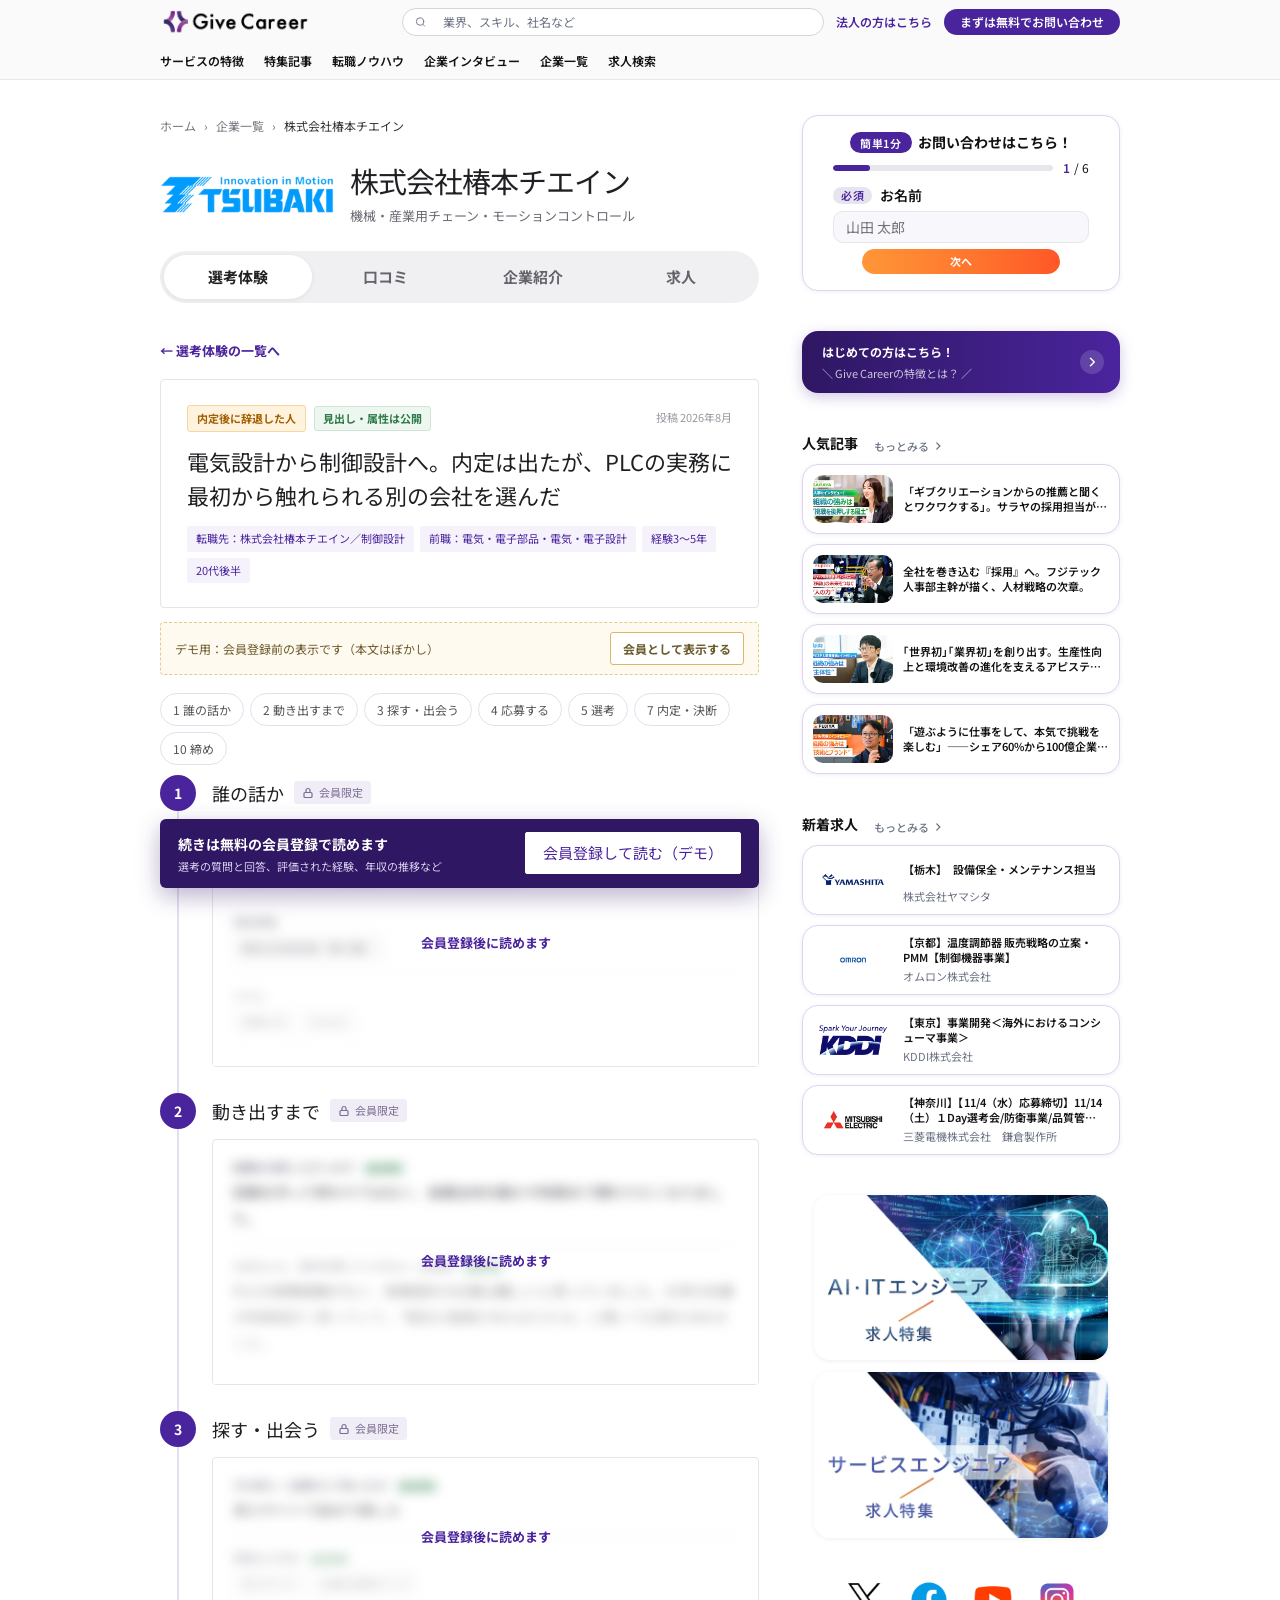
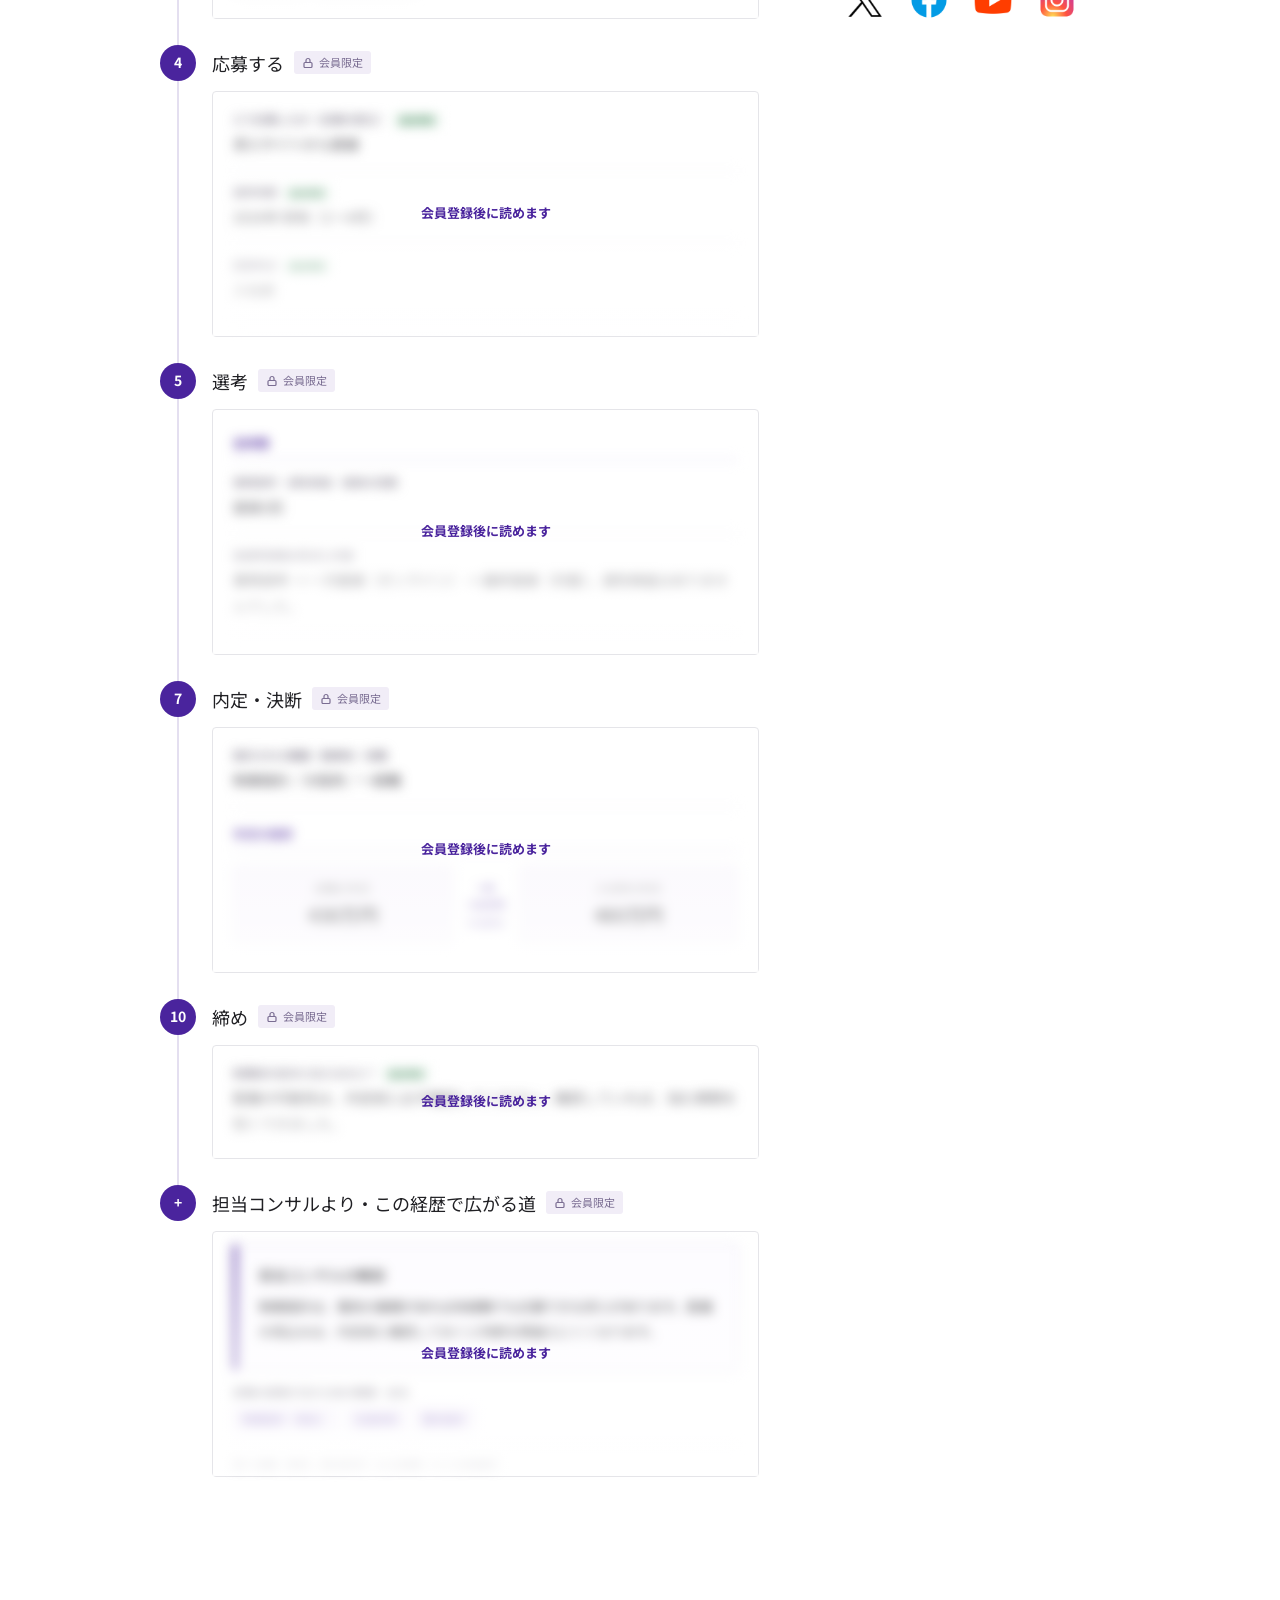
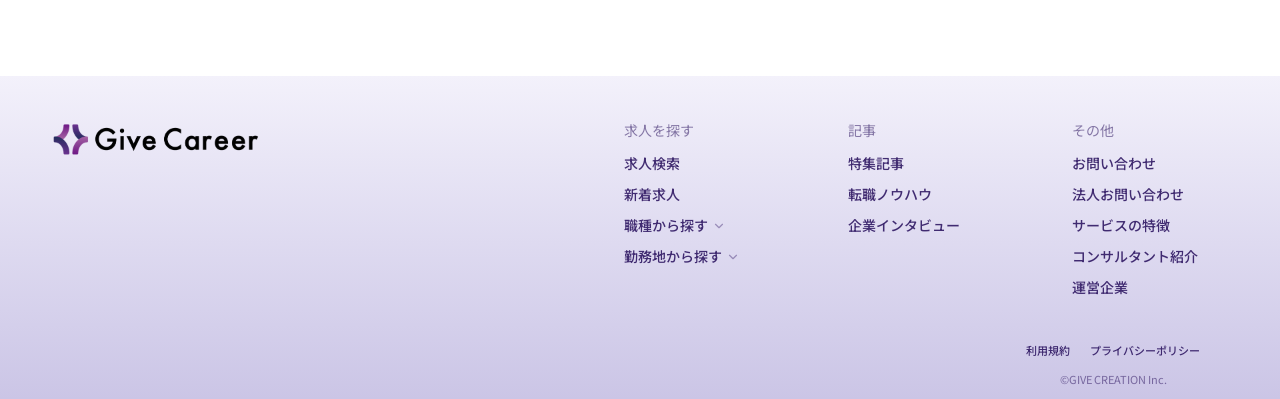
<file: story-2.html>
<!doctype html>
<html lang="ja">
<head>
  <meta charset="utf-8">
  <meta name="viewport" content="width=device-width, initial-scale=1">
  <meta name="theme-color" content="#fafafa">
  <meta name="robots" content="noindex, nofollow">
  <title>電気設計から制御設計へ。内定は出たが、PLCの実務に最初から触れられる別の会社を…｜株式会社椿本チエイン｜Give Career デモ</title>
  <link rel="icon" href="./assets/service_symbol.png">
<!-- REFERENCE_STYLES_START -->
  <link rel="stylesheet" href="./assets/reference/e46fdfe9ef6a65c353.css">
  <link rel="stylesheet" href="./assets/reference/2f566c279e90615caa.css">
  <link rel="stylesheet" href="./assets/reference/d2df55d373d963b19d.css">
  <link rel="stylesheet" href="./assets/reference/d6ca92167736283ffe.css">
<!-- REFERENCE_STYLES_END -->
  <link rel="stylesheet" href="./assets/senkou.css">
</head>
<body>
  <!-- REFERENCE_HEADER_START -->
<header style="--header-height:53px;--header-height-md:80px" class="sticky top-0 z-50 w-full bg-sidebar border-b border-gray-200 h-[var(--header-height)] sidebar:h-[var(--header-height-md)] motion-safe:transition-transform motion-safe:duration-300 "><div class="flex items-center w-full container-responsive mx-auto py-2 gap-3 flex-nowrap text-sm"><a class="block shrink-0 md:mr-20" href="#" data-toast="この画面ではリンク先を用意していません" data-discover="true"><img src="./assets/reference/31cfb8e2fe00579333.png" alt="give-creation" class="h-7"></a><form class="relative w-full"><div class="relative flex items-center w-full bg-white rounded-full border border-gray-300 focus-within:border-brand-purple transition-colors duration-300"><svg xmlns="http://www.w3.org/2000/svg" width="24" height="24" viewbox="0 0 24 24" fill="none" stroke="currentColor" stroke-width="2" stroke-linecap="round" stroke-linejoin="round" class="lucide lucide-search absolute left-3 top-1/2 -translate-y-1/2 text-content-muted h-[11px] w-[11px] pointer-events-none"><circle cx="11" cy="11" r="8"></circle><path d="m21 21-4.3-4.3"></path></svg><input type="text" placeholder="業界、スキル、社名など" class="w-full rounded-full pl-10 pr-3 py-1 text-xs bg-transparent placeholder-gray-500 focus:outline-none disabled:cursor-not-allowed" value=""></div></form><div class="hidden md:flex items-center gap-2 md:gap-3 shrink-0 ml-auto"><a class="flex items-center gap-0.5 text-xs font-semibold text-brand-purple whitespace-nowrap" href="#" data-open="consult" data-discover="true"><span class="hover:underline">法人の方はこちら</span></a><a class="inline-flex py-1 px-4 items-center justify-center rounded-full text-xs font-semibold text-white bg-brand-purple transition-colors hover:bg-brand-deep-purple" href="#" data-open="consult" data-discover="true">まずは無料でお問い合わせ</a></div></div><div class="hidden sidebar:block w-full"><div class="flex items-center justify-between py-2 w-full container-responsive mx-auto text-xs text-content-main"><nav class="flex items-center gap-5 whitespace-nowrap"><a class="font-semibold" href="#" data-toast="この画面ではリンク先を用意していません" data-discover="true"><span class="pb-1 border-b-2 border-transparent hover:border-brand-purple active:text-brand-purple transition-colors">サービスの特徴</span></a><a class="font-semibold" href="#" data-toast="この画面ではリンク先を用意していません" data-discover="true"><span class="pb-1 border-b-2 border-transparent hover:border-brand-purple active:text-brand-purple transition-colors">特集記事</span></a><a class="font-semibold" href="#" data-toast="この画面ではリンク先を用意していません" data-discover="true"><span class="pb-1 border-b-2 border-transparent hover:border-brand-purple active:text-brand-purple transition-colors">転職ノウハウ</span></a><a class="font-semibold" href="#" data-toast="この画面ではリンク先を用意していません" data-discover="true"><span class="pb-1 border-b-2 border-transparent hover:border-brand-purple active:text-brand-purple transition-colors">企業インタビュー</span></a><a class="font-semibold" href="#" data-toast="この画面ではリンク先を用意していません" data-discover="true"><span class="pb-1 border-b-2 border-transparent hover:border-brand-purple active:text-brand-purple transition-colors">企業一覧</span></a><a class="font-semibold" href="#" data-toast="この画面ではリンク先を用意していません" data-discover="true"><span class="pb-1 border-b-2 border-transparent hover:border-brand-purple active:text-brand-purple transition-colors">求人検索</span></a></nav></div></div></header>
<!-- REFERENCE_HEADER_END -->
  <div class="wrap container-responsive" id="top">
    <main class="main-col">
      <div class="breadcrumb"><span>ホーム</span><span>›</span><span>企業一覧</span><span>›</span><span>株式会社椿本チエイン</span></div>
      <div class="company-identity"><div class="company-logo"><img src="./assets/tsubakimoto-logo.webp" alt="椿本チエインのロゴ"></div><div><h1>株式会社椿本チエイン</h1><p class="company-meta">機械・産業用チェーン・モーションコントロール</p></div></div>
      <div class="main-tabs" role="tablist" aria-label="企業ページ"><a role="tab" class="active" aria-selected="true" href="index.html">選考体験</a><button role="tab" data-tab="reviews">口コミ</button><button role="tab" data-tab="about">企業紹介</button><button role="tab" data-tab="jobs">求人</button></div>
      <div id="app" data-page="story" data-id="2"></div>
    </main>
    <!-- REFERENCE_SIDEBAR_START -->
<aside class="flex flex-col space-y-10 max-w-full w-full pb-10"><div class="bg-white border border-card-border rounded-2xl shadow-card p-4 text-sm min-w-[192px] space-y-1.5"><div class="flex items-center justify-center gap-1.5"><span class="inline-flex items-center justify-center bg-brand-purple text-white text-2xs font-semibold tracking-wider leading-none px-2.5 pt-[6px] pb-[4px] whitespace-nowrap rounded-full">簡単1分</span><div class="text-sm font-bold text-content-main whitespace-nowrap">お問い合わせはこちら！</div></div><div class="w-[90%] mx-auto mb-2.5"><div class="flex items-center justify-between"><div class="flex-1 h-1.5 bg-gray-200 rounded-full overflow-hidden"><div class="h-full bg-brand-purple transition-all duration-300 ease-out rounded-full" style="width:16.666666666666664%"></div></div><div class="ml-2.5 flex items-center gap-1"><span class="text-brand-purple text-xs font-semibold">1</span><span class="text-content-main text-xs"> / <!-- -->6</span></div></div></div><div class="w-[90%] mx-auto min-h-[56px]"><div class="flex flex-col gap-1"><div class="flex items-center gap-2 h-4"><span class="inline-flex items-center justify-center bg-brand-light-purple text-brand-purple text-2xs font-semibold tracking-wider leading-none px-2 pt-[3.5px] pb-[2.5px] rounded-full whitespace-nowrap">必須</span><label for="reference-contact-name" class="text-sm text-content-main text-brand-purple font-semibold">お名前</label></div><div class="w-full relative"><input id="reference-contact-name" type="text" class="flex h-8 w-full border py-2 px-3 text-sm ring-offset-background file:border-0 file:bg-transparent file:text-sm file:font-medium placeholder:text-muted-foreground focus-visible:outline-none focus-visible:ring-1 focus-visible:ring-ring focus-visible:ring-offset-0 disabled:cursor-not-allowed disabled:opacity-50 bg-page-bg border-gray-200 rounded-lg mt-1" placeholder="山田 太郎" value=""></div></div></div><div class="flex gap-1.5 w-[70%] mx-auto text-2xs"><button type="button" data-open="consult" class="px-1.5 py-1 rounded-full bg-gradient-to-r from-[var(--color-sub-orange-from)] to-[var(--color-sub-orange-to)] text-white font-bold transition-[filter] duration-200 hover:brightness-90 active:brightness-[0.85] whitespace-nowrap disabled:opacity-50 disabled:cursor-not-allowed w-full">次へ</button></div></div><a class="group block w-full rounded-2xl bg-gradient-to-r from-brand-deep-purple to-brand-purple py-3 pl-5 pr-4 mx-auto shadow-cta-purple hover:-translate-y-0.5 hover:shadow-cta-purple-hover transition-all cursor-pointer" href="#" data-toast="この画面ではリンク先を用意していません" data-discover="true"><div class="flex items-center justify-between gap-2.5"><div class="flex flex-col"><p class="text-white font-bold text-xs whitespace-nowrap">はじめての方はこちら！</p><p class="mt-1 text-2xs text-white/75 whitespace-nowrap">＼ Give Careerの特徴とは？ ／</p></div><span class="flex h-6 w-6 shrink-0 items-center justify-center rounded-full bg-white/15 transition-transform duration-300 group-hover:translate-x-0.5"><svg class="h-3 w-3 text-white" viewbox="0 0 16 16" fill="none" stroke="currentColor" stroke-width="2" stroke-linecap="round" stroke-linejoin="round" aria-hidden="true"><path d="M6 3l5 5-5 5"></path></svg></span></div></a><div><div class="flex space-x-2.5 items-end mb-2.5"><h2 class="sidebar-title">人気記事</h2><a class="group inline-flex items-center gap-1 whitespace-nowrap transition-colors hover:text-brand-purple ml-1.5 text-2xs font-medium text-content-muted " href="#" data-toast="この画面ではリンク先を用意していません" data-discover="true">もっとみる<svg class="h-2.5 w-2.5 transition-transform duration-200 group-hover:translate-x-0.5" viewbox="0 0 16 16" fill="none" stroke="currentColor" stroke-width="2" stroke-linecap="round" stroke-linejoin="round" aria-hidden="true"><path d="M6 3l5 5-5 5"></path></svg></a></div><div class="space-y-2.5"><a class="bg-white border border-card-border rounded-2xl shadow-card transition-shadow duration-300 hover:shadow-card-hover block p-2.5 group h-[70px]" href="#" data-toast="この画面ではリンク先を用意していません" data-discover="true"><article><div class="flex items-center space-x-2.5"><div class="flex-shrink-0 overflow-hidden rounded-lg w-20 h-12 bg-brand-light-purple"><img src="./assets/reference/706d8781a8878b5038.png" alt="" class="h-full w-full object-cover"></div><div class="flex-1"><h3 class="text-2xs font-semibold text-content-main line-clamp-2 leading-snug transition-colors group-hover:text-brand-purple">「ギブクリエーションからの推薦と聞くとワクワクする」。サラヤの採用担当が明かす選考の舞台裏</h3></div></div></article></a><a class="bg-white border border-card-border rounded-2xl shadow-card transition-shadow duration-300 hover:shadow-card-hover block p-2.5 group h-[70px]" href="#" data-toast="この画面ではリンク先を用意していません" data-discover="true"><article><div class="flex items-center space-x-2.5"><div class="flex-shrink-0 overflow-hidden rounded-lg w-20 h-12 bg-brand-light-purple"><img src="./assets/reference/001cac465ea5d9bc36.png" alt="" class="h-full w-full object-cover"></div><div class="flex-1"><h3 class="text-2xs font-semibold text-content-main line-clamp-2 leading-snug transition-colors group-hover:text-brand-purple">全社を巻き込む『採用』へ。フジテック人事部主幹が描く、人材戦略の次章。</h3></div></div></article></a><a class="bg-white border border-card-border rounded-2xl shadow-card transition-shadow duration-300 hover:shadow-card-hover block p-2.5 group h-[70px]" href="#" data-toast="この画面ではリンク先を用意していません" data-discover="true"><article><div class="flex items-center space-x-2.5"><div class="flex-shrink-0 overflow-hidden rounded-lg w-20 h-12 bg-brand-light-purple"><img src="./assets/reference/d075ec9344e8e16349.png" alt="" class="h-full w-full object-cover"></div><div class="flex-1"><h3 class="text-2xs font-semibold text-content-main line-clamp-2 leading-snug transition-colors group-hover:text-brand-purple">｢世界初｣｢業界初｣を創り出す。生産性向上と環境改善の進化を支えるアピステの働く魅力。</h3></div></div></article></a><a class="bg-white border border-card-border rounded-2xl shadow-card transition-shadow duration-300 hover:shadow-card-hover block p-2.5 group h-[70px]" href="#" data-toast="この画面ではリンク先を用意していません" data-discover="true"><article><div class="flex items-center space-x-2.5"><div class="flex-shrink-0 overflow-hidden rounded-lg w-20 h-12 bg-brand-light-purple"><img src="./assets/reference/524b3a1a48b9ebe587.jpg" alt="" class="h-full w-full object-cover"></div><div class="flex-1"><h3 class="text-2xs font-semibold text-content-main line-clamp-2 leading-snug transition-colors group-hover:text-brand-purple">「遊ぶように仕事をして、本気で挑戦を楽しむ」――シェア60%から100億企業へ、社員の未来と安心を支える組織づくり</h3></div></div></article></a></div></div><div><div class="flex space-x-2.5 items-end mb-2.5"><h2 class="sidebar-title">新着求人</h2><a class="group inline-flex items-center gap-1 whitespace-nowrap transition-colors hover:text-brand-purple ml-1.5 text-2xs font-medium text-content-muted " href="#" data-toast="この画面ではリンク先を用意していません" data-discover="true">もっとみる<svg class="h-2.5 w-2.5 transition-transform duration-200 group-hover:translate-x-0.5" viewbox="0 0 16 16" fill="none" stroke="currentColor" stroke-width="2" stroke-linecap="round" stroke-linejoin="round" aria-hidden="true"><path d="M6 3l5 5-5 5"></path></svg></a></div><div class="space-y-2.5"><a class="bg-white border border-card-border rounded-2xl shadow-card transition-shadow duration-300 hover:shadow-card-hover block p-2.5 group h-[70px]" href="#" data-toast="この画面ではリンク先を用意していません" data-discover="true"><article class="relative h-full"><div class="flex items-center space-x-2.5 h-full"><div class="flex-shrink-0"><div class="w-20 h-12 rounded-lg flex items-center justify-center p-1.5"><img src="./assets/reference/1544221b41b8875abd.webp" alt="【栃木】　設備保全・メンテナンス担当" loading="lazy" decoding="async" class="max-w-full max-h-full object-contain"></div></div><div class="flex-1 pr-1.5 pb-5"><h3 class="text-2xs font-semibold text-content-main line-clamp-2 leading-snug transition-colors group-hover:text-brand-purple">【栃木】　設備保全・メンテナンス担当</h3></div></div><div class="absolute bottom-0 left-[90px]"><span class="text-2xs text-content-muted leading-tight line-clamp-1">株式会社ヤマシタ</span></div></article></a><a class="bg-white border border-card-border rounded-2xl shadow-card transition-shadow duration-300 hover:shadow-card-hover block p-2.5 group h-[70px]" href="#" data-toast="この画面ではリンク先を用意していません" data-discover="true"><article class="relative h-full"><div class="flex items-center space-x-2.5 h-full"><div class="flex-shrink-0"><div class="w-20 h-12 rounded-lg flex items-center justify-center p-1.5"><img src="./assets/reference/bb95d5b78fbd57e2d1.webp" alt="【京都】温度調節器 販売戦略の立案・PMM【制御機器事業】" loading="lazy" decoding="async" class="max-w-full max-h-full object-contain"></div></div><div class="flex-1 pr-1.5 pb-5"><h3 class="text-2xs font-semibold text-content-main line-clamp-2 leading-snug transition-colors group-hover:text-brand-purple">【京都】温度調節器 販売戦略の立案・PMM【制御機器事業】</h3></div></div><div class="absolute bottom-0 left-[90px]"><span class="text-2xs text-content-muted leading-tight line-clamp-1">オムロン株式会社</span></div></article></a><a class="bg-white border border-card-border rounded-2xl shadow-card transition-shadow duration-300 hover:shadow-card-hover block p-2.5 group h-[70px]" href="#" data-toast="この画面ではリンク先を用意していません" data-discover="true"><article class="relative h-full"><div class="flex items-center space-x-2.5 h-full"><div class="flex-shrink-0"><div class="w-20 h-12 rounded-lg flex items-center justify-center p-1.5"><img src="./assets/reference/909cb2d3bbd98b4303.webp" alt="【東京】事業開発＜海外におけるコンシューマ事業＞" loading="lazy" decoding="async" class="max-w-full max-h-full object-contain"></div></div><div class="flex-1 pr-1.5 pb-5"><h3 class="text-2xs font-semibold text-content-main line-clamp-2 leading-snug transition-colors group-hover:text-brand-purple">【東京】事業開発＜海外におけるコンシューマ事業＞</h3></div></div><div class="absolute bottom-0 left-[90px]"><span class="text-2xs text-content-muted leading-tight line-clamp-1">KDDI株式会社</span></div></article></a><a class="bg-white border border-card-border rounded-2xl shadow-card transition-shadow duration-300 hover:shadow-card-hover block p-2.5 group h-[70px]" href="#" data-toast="この画面ではリンク先を用意していません" data-discover="true"><article class="relative h-full"><div class="flex items-center space-x-2.5 h-full"><div class="flex-shrink-0"><div class="w-20 h-12 rounded-lg flex items-center justify-center p-1.5"><img src="./assets/reference/e6c007c9073f9d7614.webp" alt="【神奈川】【11/4（水）応募締切】11/14（土）１Day選考会/防衛事業/品質管理・生産管理職種（三菱電機/鎌倉製作所）" loading="lazy" decoding="async" class="max-w-full max-h-full object-contain"></div></div><div class="flex-1 pr-1.5 pb-5"><h3 class="text-2xs font-semibold text-content-main line-clamp-2 leading-snug transition-colors group-hover:text-brand-purple">【神奈川】【11/4（水）応募締切】11/14（土）１Day選考会/防衛事業/品質管理・生産管理職種（三菱電機/鎌倉製作所）</h3></div></div><div class="absolute bottom-0 left-[90px]"><span class="text-2xs text-content-muted leading-tight line-clamp-1">三菱電機株式会社　鎌倉製作所</span></div></article></a></div></div><div class="flex flex-col gap-3 px-3"><a href="#" data-toast="この画面ではリンク先を用意していません" target="_blank" rel="noopener noreferrer" class="group block w-full overflow-hidden rounded-2xl shadow-card hover:shadow-card-hover transition-shadow duration-300"><img src="./assets/reference/7e29b18bb1addbcef7.jpg" alt="キャンペーンバナー" class="w-full h-auto object-cover aspect-video" width="1000" height="540"></a><a href="#" data-toast="この画面ではリンク先を用意していません" target="_blank" rel="noopener noreferrer" class="group block w-full overflow-hidden rounded-2xl shadow-card hover:shadow-card-hover transition-shadow duration-300"><img src="./assets/reference/e51a34a0f6efb523d3.webp" alt="キャンペーンバナー" class="w-full h-auto object-cover aspect-video" width="1162" height="628"></a></div><div class="flex items-center justify-center gap-5"><a href="#" data-toast="この画面ではリンク先を用意していません" target="_blank" rel="noopener noreferrer" aria-label="X"><img src="./assets/reference/6c1cb41bb086e5820d.svg" alt="X" class="w-11 h-11"></a><a href="#" data-toast="この画面ではリンク先を用意していません" target="_blank" rel="noopener noreferrer" aria-label="Facebook"><img src="./assets/reference/53196198c75784d405.svg" alt="Facebook" class="w-11 h-11"></a><a href="#" data-toast="この画面ではリンク先を用意していません" target="_blank" rel="noopener noreferrer" aria-label="YouTube"><img src="./assets/reference/376ae8f9ae5387dcda.svg" alt="YouTube" class="w-11 h-11"></a><a href="#" data-toast="この画面ではリンク先を用意していません" target="_blank" rel="noopener noreferrer" aria-label="Instagram"><img src="./assets/reference/3ed5214ac46beb500b.svg" alt="Instagram" class="w-11 h-11"></a></div><!--$?--><template id="B:1"></template><!--/$--></aside>
<!-- REFERENCE_SIDEBAR_END -->
  </div>
<!-- REFERENCE_FOOTER_START -->
<footer class="w-full"><div class="bg-gradient-to-b from-footer-light-from to-footer-light-to text-brand-deep-purple/90"><div class="flex w-full py-11 md:flex-row justify-between pl-12 pr-20"><div class="flex items-start"><img src="./assets/reference/31cfb8e2fe00579333.png" alt="give-creation" class="h-10"></div><div class="flex flex-row [--footer-col-gap:--spacing(24)] md:gap-(--footer-col-gap) w-1/2"><div class="flex-1"><h3 class="text-sm md:text-sm mb-3 text-brand-deep-purple/55">求人を探す</h3><ul class="space-y-2.5 text-sm font-medium"><li><a class="text-brand-deep-purple/90 hover:underline hover:text-brand-deep-purple" href="#" data-toast="この画面ではリンク先を用意していません" data-discover="true">求人検索</a></li><li><a class="text-brand-deep-purple/90 hover:underline hover:text-brand-deep-purple" href="#" data-toast="この画面ではリンク先を用意していません" data-discover="true">新着求人</a></li><li><details class="group"><summary class="flex items-center gap-1 text-sm font-medium text-brand-deep-purple/90 cursor-pointer list-none [&amp;::-webkit-details-marker]:hidden hover:text-brand-deep-purple rounded-sm focus-visible:outline-none focus-visible:ring-2 focus-visible:ring-brand-purple">職種から探す<svg xmlns="http://www.w3.org/2000/svg" width="24" height="24" viewbox="0 0 24 24" fill="none" stroke="currentColor" stroke-width="2" stroke-linecap="round" stroke-linejoin="round" class="lucide lucide-chevron-down size-3.5 text-brand-deep-purple/40 transition-transform group-open:rotate-180" aria-hidden="true"><path d="m6 9 6 6 6-6"></path></svg></summary><div class="pt-2.5 pb-1 pl-2 border-l border-brand-deep-purple/10 ml-1 mt-1 lg:w-[calc(100%+var(--footer-col-gap)-2rem)]"><ul class="space-y-2.5"><li><a class="text-sm font-medium text-brand-deep-purple/90 hover:underline hover:text-brand-deep-purple" href="#" data-toast="この画面ではリンク先を用意していません" data-discover="true">研究・開発（機械・電気）</a></li><li><a class="text-sm font-medium text-brand-deep-purple/90 hover:underline hover:text-brand-deep-purple" href="#" data-toast="この画面ではリンク先を用意していません" data-discover="true">研究・開発（化学・素材 / 材料・食品・日用品・メディカル）</a></li><li><a class="text-sm font-medium text-brand-deep-purple/90 hover:underline hover:text-brand-deep-purple" href="#" data-toast="この画面ではリンク先を用意していません" data-discover="true">機械設計・光学設計</a></li><li><a class="text-sm font-medium text-brand-deep-purple/90 hover:underline hover:text-brand-deep-purple" href="#" data-toast="この画面ではリンク先を用意していません" data-discover="true">実験・評価・解析</a></li><li><a class="text-sm font-medium text-brand-deep-purple/90 hover:underline hover:text-brand-deep-purple" href="#" data-toast="この画面ではリンク先を用意していません" data-discover="true">回路設計</a></li><li><a class="text-sm font-medium text-brand-deep-purple/90 hover:underline hover:text-brand-deep-purple" href="#" data-toast="この画面ではリンク先を用意していません" data-discover="true">半導体・デバイス開発</a></li><li><a class="text-sm font-medium text-brand-deep-purple/90 hover:underline hover:text-brand-deep-purple" href="#" data-toast="この画面ではリンク先を用意していません" data-discover="true">制御設計</a></li><li><a class="text-sm font-medium text-brand-deep-purple/90 hover:underline hover:text-brand-deep-purple" href="#" data-toast="この画面ではリンク先を用意していません" data-discover="true">組込・アプリケーション</a></li><li><a class="text-sm font-medium text-brand-deep-purple/90 hover:underline hover:text-brand-deep-purple" href="#" data-toast="この画面ではリンク先を用意していません" data-discover="true">ITエンジニア</a></li><li><a class="text-sm font-medium text-brand-deep-purple/90 hover:underline hover:text-brand-deep-purple" href="#" data-toast="この画面ではリンク先を用意していません" data-discover="true">生産技術・製造技術</a></li><li><a class="text-sm font-medium text-brand-deep-purple/90 hover:underline hover:text-brand-deep-purple" href="#" data-toast="この画面ではリンク先を用意していません" data-discover="true">品質保証・品質管理</a></li><li><a class="text-sm font-medium text-brand-deep-purple/90 hover:underline hover:text-brand-deep-purple" href="#" data-toast="この画面ではリンク先を用意していません" data-discover="true">サービス / フィールドエンジニア・設備保全・整備士</a></li><li><a class="text-sm font-medium text-brand-deep-purple/90 hover:underline hover:text-brand-deep-purple" href="#" data-toast="この画面ではリンク先を用意していません" data-discover="true">製造</a></li><li><a class="text-sm font-medium text-brand-deep-purple/90 hover:underline hover:text-brand-deep-purple" href="#" data-toast="この画面ではリンク先を用意していません" data-discover="true">生産管理</a></li><li><a class="text-sm font-medium text-brand-deep-purple/90 hover:underline hover:text-brand-deep-purple" href="#" data-toast="この画面ではリンク先を用意していません" data-discover="true">工場・施設運営</a></li><li><a class="text-sm font-medium text-brand-deep-purple/90 hover:underline hover:text-brand-deep-purple" href="#" data-toast="この画面ではリンク先を用意していません" data-discover="true">建設（建築・土木・プラント・設備）</a></li><li><a class="text-sm font-medium text-brand-deep-purple/90 hover:underline hover:text-brand-deep-purple" href="#" data-toast="この画面ではリンク先を用意していません" data-discover="true">経営企画・事業企画</a></li><li><a class="text-sm font-medium text-brand-deep-purple/90 hover:underline hover:text-brand-deep-purple" href="#" data-toast="この画面ではリンク先を用意していません" data-discover="true">マーケティング・企画・広告宣伝</a></li><li><a class="text-sm font-medium text-brand-deep-purple/90 hover:underline hover:text-brand-deep-purple" href="#" data-toast="この画面ではリンク先を用意していません" data-discover="true">IR・広報</a></li><li><a class="text-sm font-medium text-brand-deep-purple/90 hover:underline hover:text-brand-deep-purple" href="#" data-toast="この画面ではリンク先を用意していません" data-discover="true">経理・財務・管理会計</a></li><li><a class="text-sm font-medium text-brand-deep-purple/90 hover:underline hover:text-brand-deep-purple" href="#" data-toast="この画面ではリンク先を用意していません" data-discover="true">人事</a></li><li><a class="text-sm font-medium text-brand-deep-purple/90 hover:underline hover:text-brand-deep-purple" href="#" data-toast="この画面ではリンク先を用意していません" data-discover="true">総務・法務・知財・内部監査</a></li><li><a class="text-sm font-medium text-brand-deep-purple/90 hover:underline hover:text-brand-deep-purple" href="#" data-toast="この画面ではリンク先を用意していません" data-discover="true">購買・物流</a></li><li><a class="text-sm font-medium text-brand-deep-purple/90 hover:underline hover:text-brand-deep-purple" href="#" data-toast="この画面ではリンク先を用意していません" data-discover="true">秘書・受付・事務・通訳</a></li><li><a class="text-sm font-medium text-brand-deep-purple/90 hover:underline hover:text-brand-deep-purple" href="#" data-toast="この画面ではリンク先を用意していません" data-discover="true">営業系職種</a></li><li><a class="text-sm font-medium text-brand-deep-purple/90 hover:underline hover:text-brand-deep-purple" href="#" data-toast="この画面ではリンク先を用意していません" data-discover="true">不動産</a></li><li><a class="text-sm font-medium text-brand-deep-purple/90 hover:underline hover:text-brand-deep-purple" href="#" data-toast="この画面ではリンク先を用意していません" data-discover="true">技術営業</a></li></ul></div></details></li><li><details class="group"><summary class="flex items-center gap-1 text-sm font-medium text-brand-deep-purple/90 cursor-pointer list-none [&amp;::-webkit-details-marker]:hidden hover:text-brand-deep-purple rounded-sm focus-visible:outline-none focus-visible:ring-2 focus-visible:ring-brand-purple">勤務地から探す<svg xmlns="http://www.w3.org/2000/svg" width="24" height="24" viewbox="0 0 24 24" fill="none" stroke="currentColor" stroke-width="2" stroke-linecap="round" stroke-linejoin="round" class="lucide lucide-chevron-down size-3.5 text-brand-deep-purple/40 transition-transform group-open:rotate-180" aria-hidden="true"><path d="m6 9 6 6 6-6"></path></svg></summary><div class="pt-2.5 pb-1 pl-2 border-l border-brand-deep-purple/10 ml-1 mt-1 lg:w-[calc(100%+var(--footer-col-gap)-2rem)]"><div class="space-y-4"><div><a class="text-sm font-bold text-brand-deep-purple/90 hover:underline hover:text-brand-deep-purple" href="#" data-toast="この画面ではリンク先を用意していません" data-discover="true">関東</a><ul class="flex flex-wrap gap-x-3.5 gap-y-2 mt-1.5 pl-3"><li><a class="text-sm font-medium text-brand-deep-purple/90 hover:underline hover:text-brand-deep-purple" href="#" data-toast="この画面ではリンク先を用意していません" data-discover="true">茨城県</a></li><li><a class="text-sm font-medium text-brand-deep-purple/90 hover:underline hover:text-brand-deep-purple" href="#" data-toast="この画面ではリンク先を用意していません" data-discover="true">栃木県</a></li><li><a class="text-sm font-medium text-brand-deep-purple/90 hover:underline hover:text-brand-deep-purple" href="#" data-toast="この画面ではリンク先を用意していません" data-discover="true">群馬県</a></li><li><a class="text-sm font-medium text-brand-deep-purple/90 hover:underline hover:text-brand-deep-purple" href="#" data-toast="この画面ではリンク先を用意していません" data-discover="true">埼玉県</a></li><li><a class="text-sm font-medium text-brand-deep-purple/90 hover:underline hover:text-brand-deep-purple" href="#" data-toast="この画面ではリンク先を用意していません" data-discover="true">千葉県</a></li><li><a class="text-sm font-medium text-brand-deep-purple/90 hover:underline hover:text-brand-deep-purple" href="#" data-toast="この画面ではリンク先を用意していません" data-discover="true">東京都</a></li><li><a class="text-sm font-medium text-brand-deep-purple/90 hover:underline hover:text-brand-deep-purple" href="#" data-toast="この画面ではリンク先を用意していません" data-discover="true">神奈川県</a></li></ul></div><div><a class="text-sm font-bold text-brand-deep-purple/90 hover:underline hover:text-brand-deep-purple" href="#" data-toast="この画面ではリンク先を用意していません" data-discover="true">関西</a><ul class="flex flex-wrap gap-x-3.5 gap-y-2 mt-1.5 pl-3"><li><a class="text-sm font-medium text-brand-deep-purple/90 hover:underline hover:text-brand-deep-purple" href="#" data-toast="この画面ではリンク先を用意していません" data-discover="true">滋賀県</a></li><li><a class="text-sm font-medium text-brand-deep-purple/90 hover:underline hover:text-brand-deep-purple" href="#" data-toast="この画面ではリンク先を用意していません" data-discover="true">京都府</a></li><li><a class="text-sm font-medium text-brand-deep-purple/90 hover:underline hover:text-brand-deep-purple" href="#" data-toast="この画面ではリンク先を用意していません" data-discover="true">大阪府</a></li><li><a class="text-sm font-medium text-brand-deep-purple/90 hover:underline hover:text-brand-deep-purple" href="#" data-toast="この画面ではリンク先を用意していません" data-discover="true">兵庫県</a></li><li><a class="text-sm font-medium text-brand-deep-purple/90 hover:underline hover:text-brand-deep-purple" href="#" data-toast="この画面ではリンク先を用意していません" data-discover="true">奈良県</a></li><li><a class="text-sm font-medium text-brand-deep-purple/90 hover:underline hover:text-brand-deep-purple" href="#" data-toast="この画面ではリンク先を用意していません" data-discover="true">和歌山県</a></li></ul></div><div><a class="text-sm font-bold text-brand-deep-purple/90 hover:underline hover:text-brand-deep-purple" href="#" data-toast="この画面ではリンク先を用意していません" data-discover="true">東海</a><ul class="flex flex-wrap gap-x-3.5 gap-y-2 mt-1.5 pl-3"><li><a class="text-sm font-medium text-brand-deep-purple/90 hover:underline hover:text-brand-deep-purple" href="#" data-toast="この画面ではリンク先を用意していません" data-discover="true">岐阜県</a></li><li><a class="text-sm font-medium text-brand-deep-purple/90 hover:underline hover:text-brand-deep-purple" href="#" data-toast="この画面ではリンク先を用意していません" data-discover="true">静岡県</a></li><li><a class="text-sm font-medium text-brand-deep-purple/90 hover:underline hover:text-brand-deep-purple" href="#" data-toast="この画面ではリンク先を用意していません" data-discover="true">愛知県</a></li><li><a class="text-sm font-medium text-brand-deep-purple/90 hover:underline hover:text-brand-deep-purple" href="#" data-toast="この画面ではリンク先を用意していません" data-discover="true">三重県</a></li></ul></div><div><a class="text-sm font-bold text-brand-deep-purple/90 hover:underline hover:text-brand-deep-purple" href="#" data-toast="この画面ではリンク先を用意していません" data-discover="true">北海道/東北</a><ul class="flex flex-wrap gap-x-3.5 gap-y-2 mt-1.5 pl-3"><li><a class="text-sm font-medium text-brand-deep-purple/90 hover:underline hover:text-brand-deep-purple" href="#" data-toast="この画面ではリンク先を用意していません" data-discover="true">北海道</a></li><li><a class="text-sm font-medium text-brand-deep-purple/90 hover:underline hover:text-brand-deep-purple" href="#" data-toast="この画面ではリンク先を用意していません" data-discover="true">青森県</a></li><li><a class="text-sm font-medium text-brand-deep-purple/90 hover:underline hover:text-brand-deep-purple" href="#" data-toast="この画面ではリンク先を用意していません" data-discover="true">岩手県</a></li><li><a class="text-sm font-medium text-brand-deep-purple/90 hover:underline hover:text-brand-deep-purple" href="#" data-toast="この画面ではリンク先を用意していません" data-discover="true">宮城県</a></li><li><a class="text-sm font-medium text-brand-deep-purple/90 hover:underline hover:text-brand-deep-purple" href="#" data-toast="この画面ではリンク先を用意していません" data-discover="true">秋田県</a></li><li><a class="text-sm font-medium text-brand-deep-purple/90 hover:underline hover:text-brand-deep-purple" href="#" data-toast="この画面ではリンク先を用意していません" data-discover="true">山形県</a></li><li><a class="text-sm font-medium text-brand-deep-purple/90 hover:underline hover:text-brand-deep-purple" href="#" data-toast="この画面ではリンク先を用意していません" data-discover="true">福島県</a></li></ul></div><div><a class="text-sm font-bold text-brand-deep-purple/90 hover:underline hover:text-brand-deep-purple" href="#" data-toast="この画面ではリンク先を用意していません" data-discover="true">上信越/北陸</a><ul class="flex flex-wrap gap-x-3.5 gap-y-2 mt-1.5 pl-3"><li><a class="text-sm font-medium text-brand-deep-purple/90 hover:underline hover:text-brand-deep-purple" href="#" data-toast="この画面ではリンク先を用意していません" data-discover="true">新潟県</a></li><li><a class="text-sm font-medium text-brand-deep-purple/90 hover:underline hover:text-brand-deep-purple" href="#" data-toast="この画面ではリンク先を用意していません" data-discover="true">富山県</a></li><li><a class="text-sm font-medium text-brand-deep-purple/90 hover:underline hover:text-brand-deep-purple" href="#" data-toast="この画面ではリンク先を用意していません" data-discover="true">石川県</a></li><li><a class="text-sm font-medium text-brand-deep-purple/90 hover:underline hover:text-brand-deep-purple" href="#" data-toast="この画面ではリンク先を用意していません" data-discover="true">福井県</a></li><li><a class="text-sm font-medium text-brand-deep-purple/90 hover:underline hover:text-brand-deep-purple" href="#" data-toast="この画面ではリンク先を用意していません" data-discover="true">山梨県</a></li><li><a class="text-sm font-medium text-brand-deep-purple/90 hover:underline hover:text-brand-deep-purple" href="#" data-toast="この画面ではリンク先を用意していません" data-discover="true">長野県</a></li></ul></div><div><a class="text-sm font-bold text-brand-deep-purple/90 hover:underline hover:text-brand-deep-purple" href="#" data-toast="この画面ではリンク先を用意していません" data-discover="true">中国</a><ul class="flex flex-wrap gap-x-3.5 gap-y-2 mt-1.5 pl-3"><li><a class="text-sm font-medium text-brand-deep-purple/90 hover:underline hover:text-brand-deep-purple" href="#" data-toast="この画面ではリンク先を用意していません" data-discover="true">鳥取県</a></li><li><a class="text-sm font-medium text-brand-deep-purple/90 hover:underline hover:text-brand-deep-purple" href="#" data-toast="この画面ではリンク先を用意していません" data-discover="true">島根県</a></li><li><a class="text-sm font-medium text-brand-deep-purple/90 hover:underline hover:text-brand-deep-purple" href="#" data-toast="この画面ではリンク先を用意していません" data-discover="true">岡山県</a></li><li><a class="text-sm font-medium text-brand-deep-purple/90 hover:underline hover:text-brand-deep-purple" href="#" data-toast="この画面ではリンク先を用意していません" data-discover="true">広島県</a></li><li><a class="text-sm font-medium text-brand-deep-purple/90 hover:underline hover:text-brand-deep-purple" href="#" data-toast="この画面ではリンク先を用意していません" data-discover="true">山口県</a></li></ul></div><div><a class="text-sm font-bold text-brand-deep-purple/90 hover:underline hover:text-brand-deep-purple" href="#" data-toast="この画面ではリンク先を用意していません" data-discover="true">四国</a><ul class="flex flex-wrap gap-x-3.5 gap-y-2 mt-1.5 pl-3"><li><a class="text-sm font-medium text-brand-deep-purple/90 hover:underline hover:text-brand-deep-purple" href="#" data-toast="この画面ではリンク先を用意していません" data-discover="true">徳島県</a></li><li><a class="text-sm font-medium text-brand-deep-purple/90 hover:underline hover:text-brand-deep-purple" href="#" data-toast="この画面ではリンク先を用意していません" data-discover="true">香川県</a></li><li><a class="text-sm font-medium text-brand-deep-purple/90 hover:underline hover:text-brand-deep-purple" href="#" data-toast="この画面ではリンク先を用意していません" data-discover="true">愛媛県</a></li><li><a class="text-sm font-medium text-brand-deep-purple/90 hover:underline hover:text-brand-deep-purple" href="#" data-toast="この画面ではリンク先を用意していません" data-discover="true">高知県</a></li></ul></div><div><a class="text-sm font-bold text-brand-deep-purple/90 hover:underline hover:text-brand-deep-purple" href="#" data-toast="この画面ではリンク先を用意していません" data-discover="true">九州/沖縄</a><ul class="flex flex-wrap gap-x-3.5 gap-y-2 mt-1.5 pl-3"><li><a class="text-sm font-medium text-brand-deep-purple/90 hover:underline hover:text-brand-deep-purple" href="#" data-toast="この画面ではリンク先を用意していません" data-discover="true">福岡県</a></li><li><a class="text-sm font-medium text-brand-deep-purple/90 hover:underline hover:text-brand-deep-purple" href="#" data-toast="この画面ではリンク先を用意していません" data-discover="true">佐賀県</a></li><li><a class="text-sm font-medium text-brand-deep-purple/90 hover:underline hover:text-brand-deep-purple" href="#" data-toast="この画面ではリンク先を用意していません" data-discover="true">長崎県</a></li><li><a class="text-sm font-medium text-brand-deep-purple/90 hover:underline hover:text-brand-deep-purple" href="#" data-toast="この画面ではリンク先を用意していません" data-discover="true">熊本県</a></li><li><a class="text-sm font-medium text-brand-deep-purple/90 hover:underline hover:text-brand-deep-purple" href="#" data-toast="この画面ではリンク先を用意していません" data-discover="true">大分県</a></li><li><a class="text-sm font-medium text-brand-deep-purple/90 hover:underline hover:text-brand-deep-purple" href="#" data-toast="この画面ではリンク先を用意していません" data-discover="true">宮崎県</a></li><li><a class="text-sm font-medium text-brand-deep-purple/90 hover:underline hover:text-brand-deep-purple" href="#" data-toast="この画面ではリンク先を用意していません" data-discover="true">鹿児島県</a></li><li><a class="text-sm font-medium text-brand-deep-purple/90 hover:underline hover:text-brand-deep-purple" href="#" data-toast="この画面ではリンク先を用意していません" data-discover="true">沖縄県</a></li></ul></div><div><a class="text-sm font-bold text-brand-deep-purple/90 hover:underline hover:text-brand-deep-purple" href="#" data-toast="この画面ではリンク先を用意していません" data-discover="true">海外</a></div></div></div></details></li></ul></div><div class="flex-1"><h3 class="text-sm md:text-sm mb-3 text-brand-deep-purple/55">記事</h3><ul class="space-y-2.5 text-sm font-medium"><li><a class="text-brand-deep-purple/90 hover:underline hover:text-brand-deep-purple" href="#" data-toast="この画面ではリンク先を用意していません" data-discover="true">特集記事</a></li><li><a class="text-brand-deep-purple/90 hover:underline hover:text-brand-deep-purple" href="#" data-toast="この画面ではリンク先を用意していません" data-discover="true">転職ノウハウ</a></li><li><a class="text-brand-deep-purple/90 hover:underline hover:text-brand-deep-purple" href="#" data-toast="この画面ではリンク先を用意していません" data-discover="true">企業インタビュー</a></li></ul></div><div class="flex-1"><h3 class="text-sm md:text-sm mb-3 text-brand-deep-purple/55">その他</h3><ul class="space-y-2.5 text-sm font-medium"><li><a class="text-brand-deep-purple/90 hover:underline hover:text-brand-deep-purple" href="#" data-open="consult" data-discover="true">お問い合わせ</a></li><li><a class="text-brand-deep-purple/90 hover:underline hover:text-brand-deep-purple" href="#" data-open="consult" data-discover="true">法人お問い合わせ</a></li><li><a class="text-brand-deep-purple/90 hover:underline hover:text-brand-deep-purple" href="#" data-toast="この画面ではリンク先を用意していません" data-discover="true">サービスの特徴</a></li><li><a class="text-brand-deep-purple/90 hover:underline hover:text-brand-deep-purple" rel="noopener noreferrer" href="#" data-toast="この画面ではリンク先を用意していません" target="_blank">コンサルタント紹介</a></li><li><a class="text-brand-deep-purple/90 hover:underline hover:text-brand-deep-purple" rel="noopener noreferrer" href="#" data-toast="この画面ではリンク先を用意していません" target="_blank">運営企業</a></li></ul></div></div></div><div class="flex flex-col gap-3 pb-3"><div class="flex px-5 justify-end md:pr-20"><div class="flex flex-col items-center gap-3"><div class="flex gap-5 text-2xs font-medium"><a class="whitespace-nowrap text-brand-deep-purple/90 hover:underline hover:text-brand-deep-purple" href="#" data-toast="この画面ではリンク先を用意していません" data-discover="true">利用規約</a><a class="whitespace-nowrap text-brand-deep-purple/90 hover:underline hover:text-brand-deep-purple" href="#" data-toast="この画面ではリンク先を用意していません" data-discover="true">プライバシーポリシー</a></div><p class="text-2xs text-brand-deep-purple/55">©GIVE CREATION Inc.</p></div></div></div></div></footer>
<!-- REFERENCE_FOOTER_END -->
  <div class="toast" id="toast" role="status"></div>
  <script src="./assets/data.js"></script>
  <script src="./assets/app.js"></script>
</body>
</html>
</file>
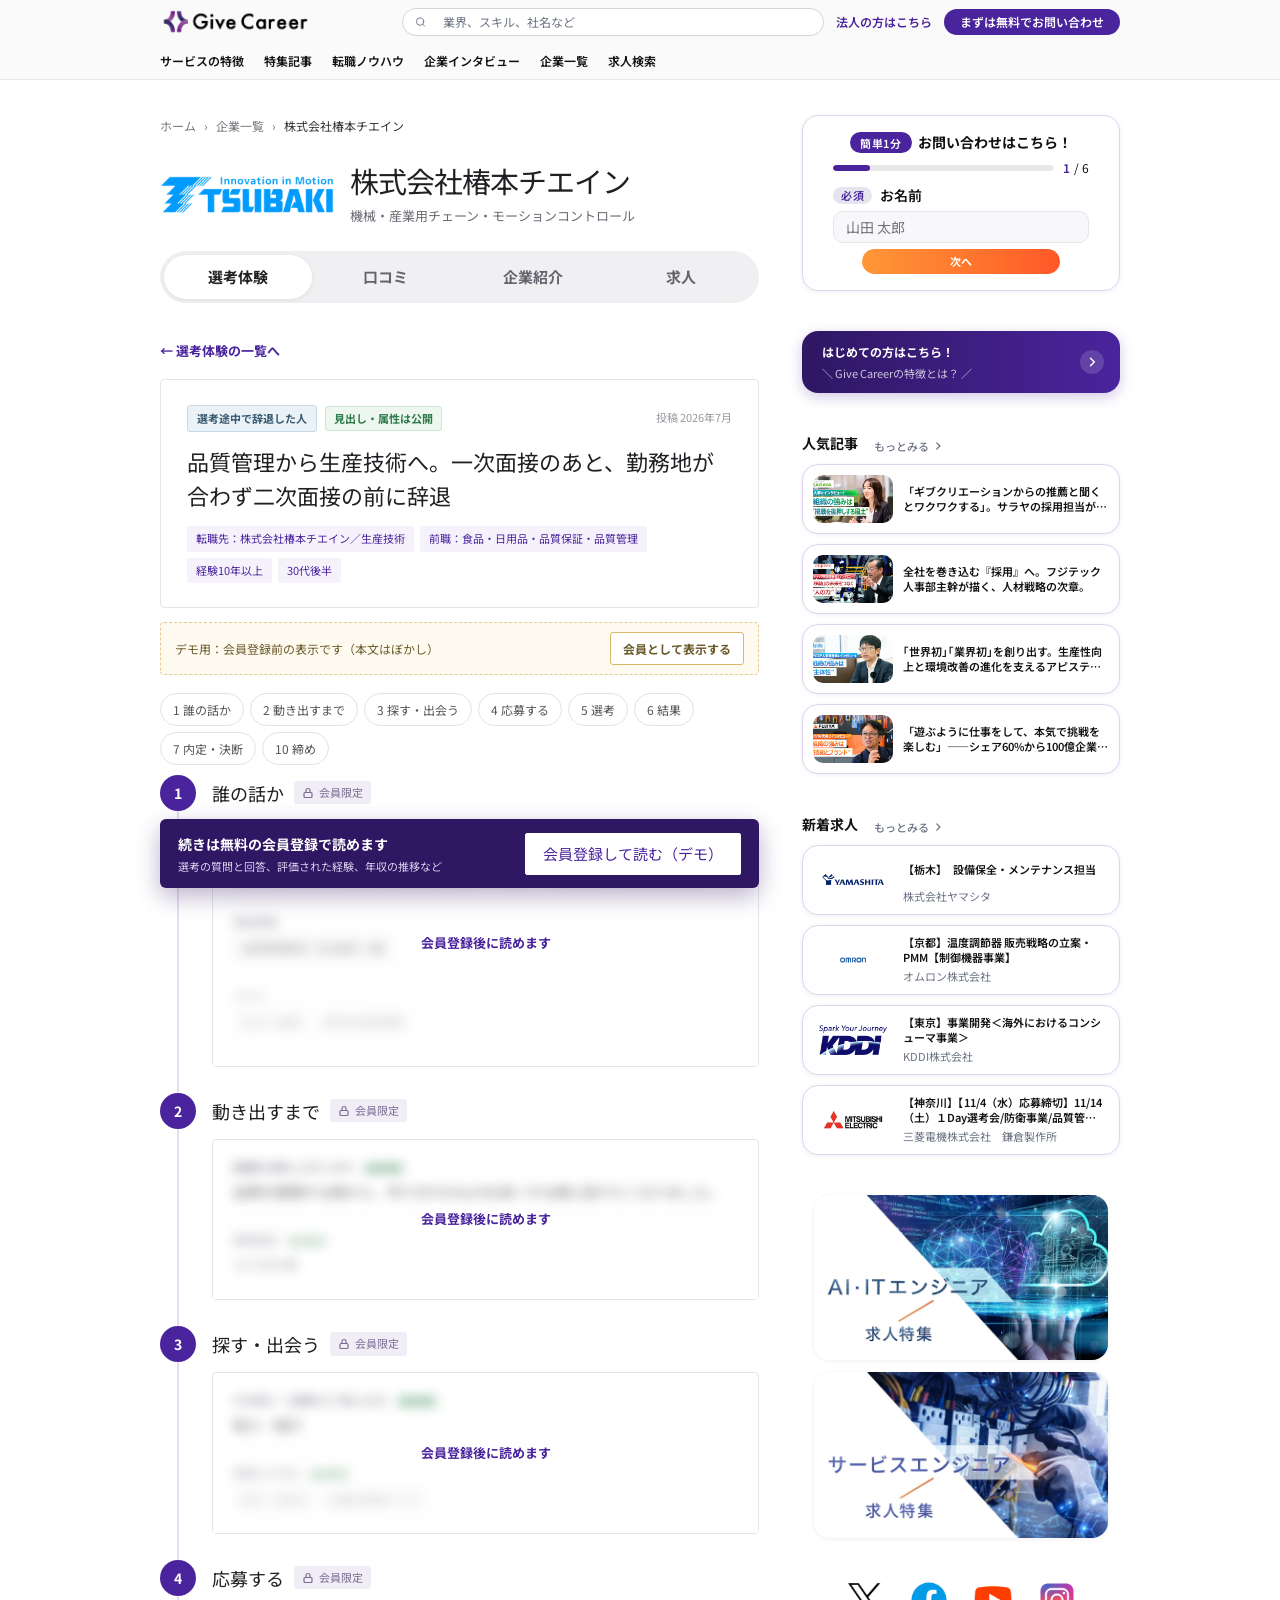
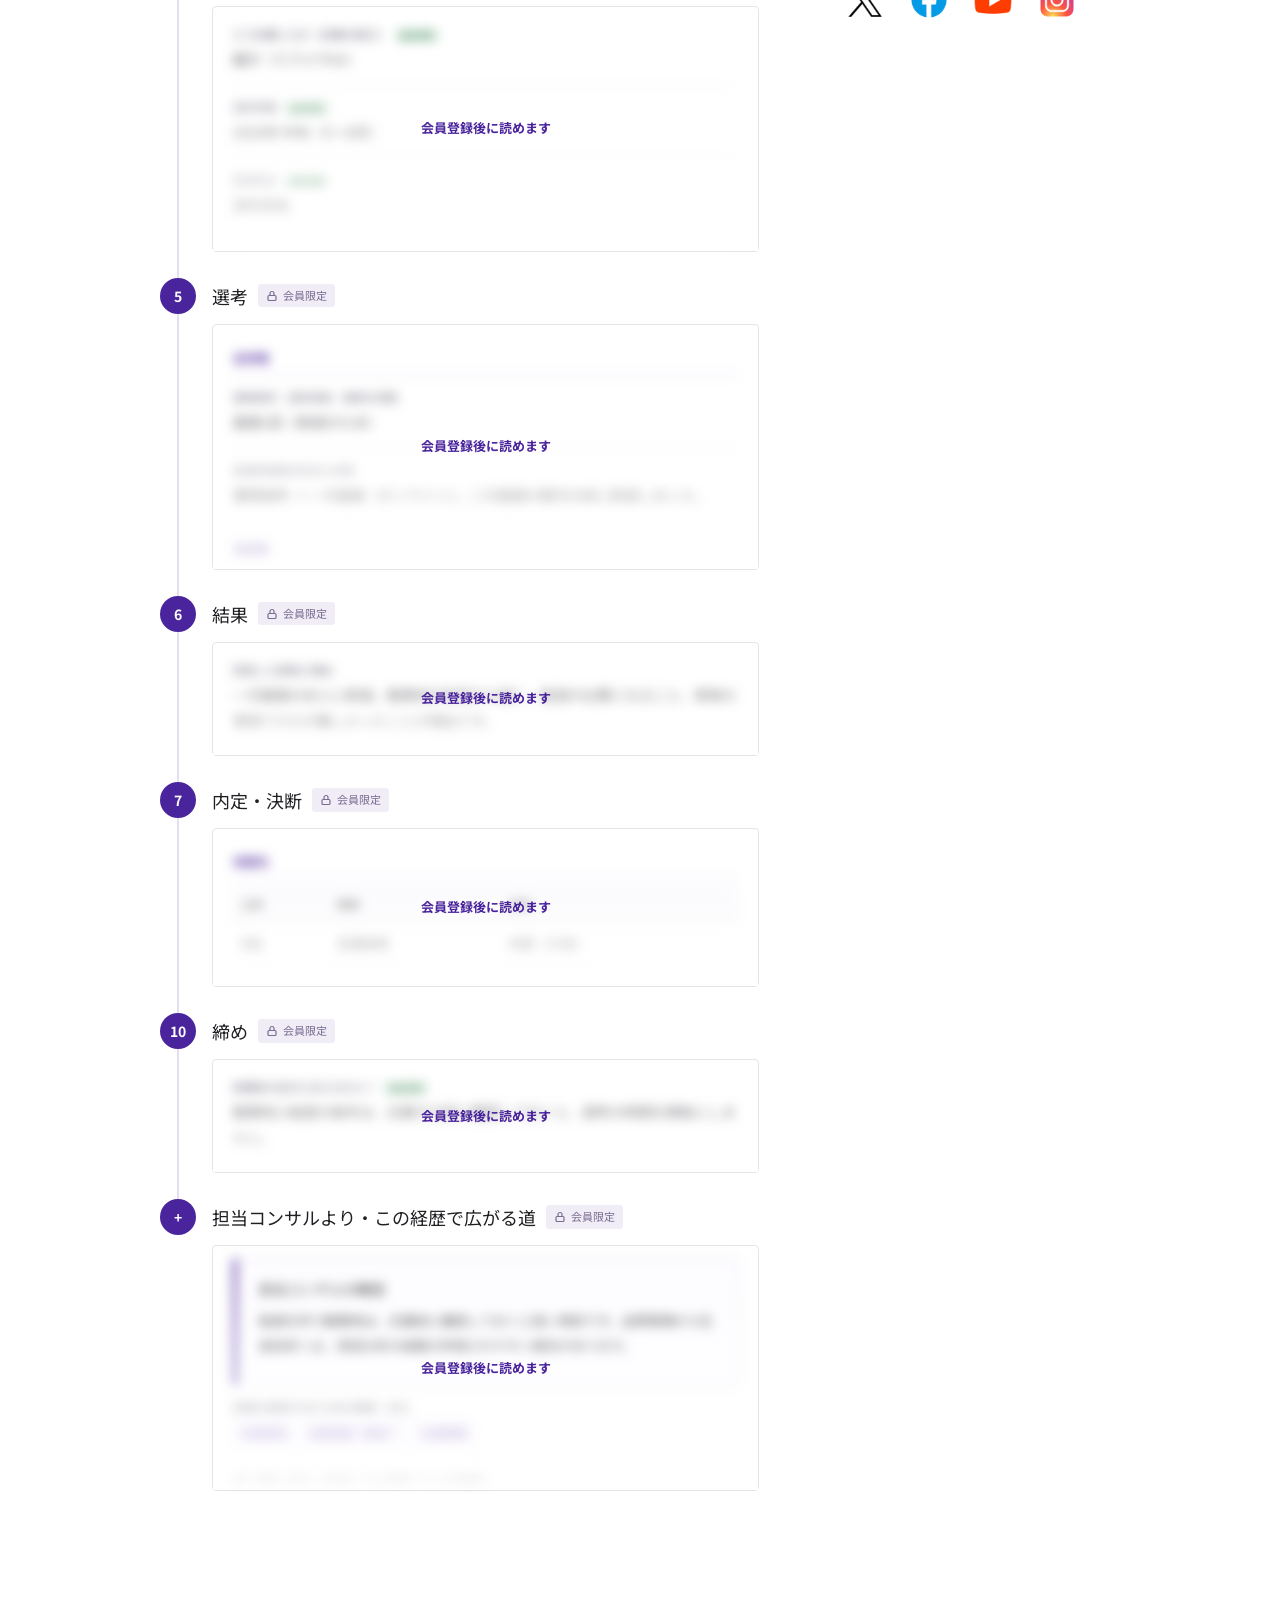
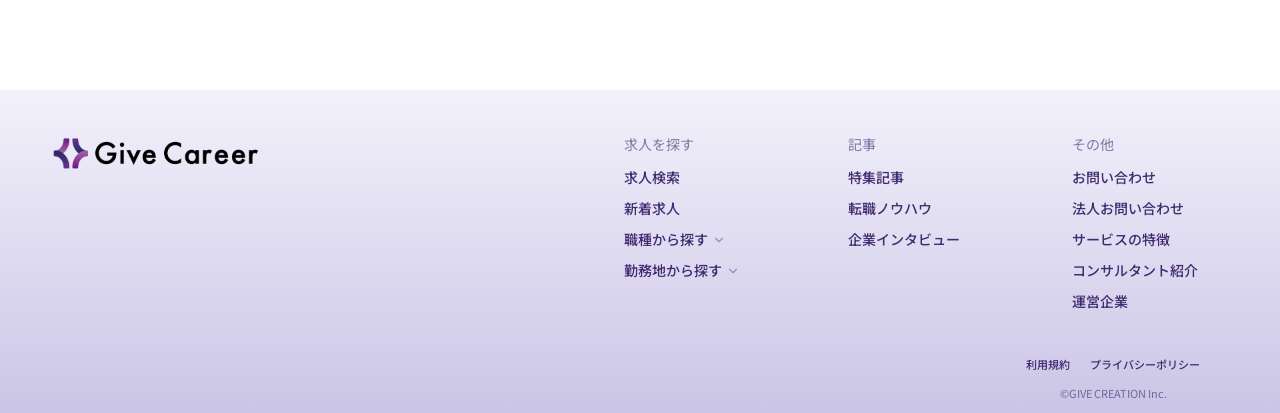
<file: story-3.html>
<!doctype html>
<html lang="ja">
<head>
  <meta charset="utf-8">
  <meta name="viewport" content="width=device-width, initial-scale=1">
  <meta name="theme-color" content="#fafafa">
  <meta name="robots" content="noindex, nofollow">
  <title>品質管理から生産技術へ。一次面接のあと、勤務地が合わず二次面接の前に辞退…｜株式会社椿本チエイン｜Give Career デモ</title>
  <link rel="icon" href="./assets/service_symbol.png">
<!-- REFERENCE_STYLES_START -->
  <link rel="stylesheet" href="./assets/reference/e46fdfe9ef6a65c353.css">
  <link rel="stylesheet" href="./assets/reference/2f566c279e90615caa.css">
  <link rel="stylesheet" href="./assets/reference/d2df55d373d963b19d.css">
  <link rel="stylesheet" href="./assets/reference/d6ca92167736283ffe.css">
<!-- REFERENCE_STYLES_END -->
  <link rel="stylesheet" href="./assets/senkou.css">
</head>
<body>
  <!-- REFERENCE_HEADER_START -->
<header style="--header-height:53px;--header-height-md:80px" class="sticky top-0 z-50 w-full bg-sidebar border-b border-gray-200 h-[var(--header-height)] sidebar:h-[var(--header-height-md)] motion-safe:transition-transform motion-safe:duration-300 "><div class="flex items-center w-full container-responsive mx-auto py-2 gap-3 flex-nowrap text-sm"><a class="block shrink-0 md:mr-20" href="#" data-toast="この画面ではリンク先を用意していません" data-discover="true"><img src="./assets/reference/31cfb8e2fe00579333.png" alt="give-creation" class="h-7"></a><form class="relative w-full"><div class="relative flex items-center w-full bg-white rounded-full border border-gray-300 focus-within:border-brand-purple transition-colors duration-300"><svg xmlns="http://www.w3.org/2000/svg" width="24" height="24" viewbox="0 0 24 24" fill="none" stroke="currentColor" stroke-width="2" stroke-linecap="round" stroke-linejoin="round" class="lucide lucide-search absolute left-3 top-1/2 -translate-y-1/2 text-content-muted h-[11px] w-[11px] pointer-events-none"><circle cx="11" cy="11" r="8"></circle><path d="m21 21-4.3-4.3"></path></svg><input type="text" placeholder="業界、スキル、社名など" class="w-full rounded-full pl-10 pr-3 py-1 text-xs bg-transparent placeholder-gray-500 focus:outline-none disabled:cursor-not-allowed" value=""></div></form><div class="hidden md:flex items-center gap-2 md:gap-3 shrink-0 ml-auto"><a class="flex items-center gap-0.5 text-xs font-semibold text-brand-purple whitespace-nowrap" href="#" data-open="consult" data-discover="true"><span class="hover:underline">法人の方はこちら</span></a><a class="inline-flex py-1 px-4 items-center justify-center rounded-full text-xs font-semibold text-white bg-brand-purple transition-colors hover:bg-brand-deep-purple" href="#" data-open="consult" data-discover="true">まずは無料でお問い合わせ</a></div></div><div class="hidden sidebar:block w-full"><div class="flex items-center justify-between py-2 w-full container-responsive mx-auto text-xs text-content-main"><nav class="flex items-center gap-5 whitespace-nowrap"><a class="font-semibold" href="#" data-toast="この画面ではリンク先を用意していません" data-discover="true"><span class="pb-1 border-b-2 border-transparent hover:border-brand-purple active:text-brand-purple transition-colors">サービスの特徴</span></a><a class="font-semibold" href="#" data-toast="この画面ではリンク先を用意していません" data-discover="true"><span class="pb-1 border-b-2 border-transparent hover:border-brand-purple active:text-brand-purple transition-colors">特集記事</span></a><a class="font-semibold" href="#" data-toast="この画面ではリンク先を用意していません" data-discover="true"><span class="pb-1 border-b-2 border-transparent hover:border-brand-purple active:text-brand-purple transition-colors">転職ノウハウ</span></a><a class="font-semibold" href="#" data-toast="この画面ではリンク先を用意していません" data-discover="true"><span class="pb-1 border-b-2 border-transparent hover:border-brand-purple active:text-brand-purple transition-colors">企業インタビュー</span></a><a class="font-semibold" href="#" data-toast="この画面ではリンク先を用意していません" data-discover="true"><span class="pb-1 border-b-2 border-transparent hover:border-brand-purple active:text-brand-purple transition-colors">企業一覧</span></a><a class="font-semibold" href="#" data-toast="この画面ではリンク先を用意していません" data-discover="true"><span class="pb-1 border-b-2 border-transparent hover:border-brand-purple active:text-brand-purple transition-colors">求人検索</span></a></nav></div></div></header>
<!-- REFERENCE_HEADER_END -->
  <div class="wrap container-responsive" id="top">
    <main class="main-col">
      <div class="breadcrumb"><span>ホーム</span><span>›</span><span>企業一覧</span><span>›</span><span>株式会社椿本チエイン</span></div>
      <div class="company-identity"><div class="company-logo"><img src="./assets/tsubakimoto-logo.webp" alt="椿本チエインのロゴ"></div><div><h1>株式会社椿本チエイン</h1><p class="company-meta">機械・産業用チェーン・モーションコントロール</p></div></div>
      <div class="main-tabs" role="tablist" aria-label="企業ページ"><a role="tab" class="active" aria-selected="true" href="index.html">選考体験</a><button role="tab" data-tab="reviews">口コミ</button><button role="tab" data-tab="about">企業紹介</button><button role="tab" data-tab="jobs">求人</button></div>
      <div id="app" data-page="story" data-id="3"></div>
    </main>
    <!-- REFERENCE_SIDEBAR_START -->
<aside class="flex flex-col space-y-10 max-w-full w-full pb-10"><div class="bg-white border border-card-border rounded-2xl shadow-card p-4 text-sm min-w-[192px] space-y-1.5"><div class="flex items-center justify-center gap-1.5"><span class="inline-flex items-center justify-center bg-brand-purple text-white text-2xs font-semibold tracking-wider leading-none px-2.5 pt-[6px] pb-[4px] whitespace-nowrap rounded-full">簡単1分</span><div class="text-sm font-bold text-content-main whitespace-nowrap">お問い合わせはこちら！</div></div><div class="w-[90%] mx-auto mb-2.5"><div class="flex items-center justify-between"><div class="flex-1 h-1.5 bg-gray-200 rounded-full overflow-hidden"><div class="h-full bg-brand-purple transition-all duration-300 ease-out rounded-full" style="width:16.666666666666664%"></div></div><div class="ml-2.5 flex items-center gap-1"><span class="text-brand-purple text-xs font-semibold">1</span><span class="text-content-main text-xs"> / <!-- -->6</span></div></div></div><div class="w-[90%] mx-auto min-h-[56px]"><div class="flex flex-col gap-1"><div class="flex items-center gap-2 h-4"><span class="inline-flex items-center justify-center bg-brand-light-purple text-brand-purple text-2xs font-semibold tracking-wider leading-none px-2 pt-[3.5px] pb-[2.5px] rounded-full whitespace-nowrap">必須</span><label for="reference-contact-name" class="text-sm text-content-main text-brand-purple font-semibold">お名前</label></div><div class="w-full relative"><input id="reference-contact-name" type="text" class="flex h-8 w-full border py-2 px-3 text-sm ring-offset-background file:border-0 file:bg-transparent file:text-sm file:font-medium placeholder:text-muted-foreground focus-visible:outline-none focus-visible:ring-1 focus-visible:ring-ring focus-visible:ring-offset-0 disabled:cursor-not-allowed disabled:opacity-50 bg-page-bg border-gray-200 rounded-lg mt-1" placeholder="山田 太郎" value=""></div></div></div><div class="flex gap-1.5 w-[70%] mx-auto text-2xs"><button type="button" data-open="consult" class="px-1.5 py-1 rounded-full bg-gradient-to-r from-[var(--color-sub-orange-from)] to-[var(--color-sub-orange-to)] text-white font-bold transition-[filter] duration-200 hover:brightness-90 active:brightness-[0.85] whitespace-nowrap disabled:opacity-50 disabled:cursor-not-allowed w-full">次へ</button></div></div><a class="group block w-full rounded-2xl bg-gradient-to-r from-brand-deep-purple to-brand-purple py-3 pl-5 pr-4 mx-auto shadow-cta-purple hover:-translate-y-0.5 hover:shadow-cta-purple-hover transition-all cursor-pointer" href="#" data-toast="この画面ではリンク先を用意していません" data-discover="true"><div class="flex items-center justify-between gap-2.5"><div class="flex flex-col"><p class="text-white font-bold text-xs whitespace-nowrap">はじめての方はこちら！</p><p class="mt-1 text-2xs text-white/75 whitespace-nowrap">＼ Give Careerの特徴とは？ ／</p></div><span class="flex h-6 w-6 shrink-0 items-center justify-center rounded-full bg-white/15 transition-transform duration-300 group-hover:translate-x-0.5"><svg class="h-3 w-3 text-white" viewbox="0 0 16 16" fill="none" stroke="currentColor" stroke-width="2" stroke-linecap="round" stroke-linejoin="round" aria-hidden="true"><path d="M6 3l5 5-5 5"></path></svg></span></div></a><div><div class="flex space-x-2.5 items-end mb-2.5"><h2 class="sidebar-title">人気記事</h2><a class="group inline-flex items-center gap-1 whitespace-nowrap transition-colors hover:text-brand-purple ml-1.5 text-2xs font-medium text-content-muted " href="#" data-toast="この画面ではリンク先を用意していません" data-discover="true">もっとみる<svg class="h-2.5 w-2.5 transition-transform duration-200 group-hover:translate-x-0.5" viewbox="0 0 16 16" fill="none" stroke="currentColor" stroke-width="2" stroke-linecap="round" stroke-linejoin="round" aria-hidden="true"><path d="M6 3l5 5-5 5"></path></svg></a></div><div class="space-y-2.5"><a class="bg-white border border-card-border rounded-2xl shadow-card transition-shadow duration-300 hover:shadow-card-hover block p-2.5 group h-[70px]" href="#" data-toast="この画面ではリンク先を用意していません" data-discover="true"><article><div class="flex items-center space-x-2.5"><div class="flex-shrink-0 overflow-hidden rounded-lg w-20 h-12 bg-brand-light-purple"><img src="./assets/reference/706d8781a8878b5038.png" alt="" class="h-full w-full object-cover"></div><div class="flex-1"><h3 class="text-2xs font-semibold text-content-main line-clamp-2 leading-snug transition-colors group-hover:text-brand-purple">「ギブクリエーションからの推薦と聞くとワクワクする」。サラヤの採用担当が明かす選考の舞台裏</h3></div></div></article></a><a class="bg-white border border-card-border rounded-2xl shadow-card transition-shadow duration-300 hover:shadow-card-hover block p-2.5 group h-[70px]" href="#" data-toast="この画面ではリンク先を用意していません" data-discover="true"><article><div class="flex items-center space-x-2.5"><div class="flex-shrink-0 overflow-hidden rounded-lg w-20 h-12 bg-brand-light-purple"><img src="./assets/reference/001cac465ea5d9bc36.png" alt="" class="h-full w-full object-cover"></div><div class="flex-1"><h3 class="text-2xs font-semibold text-content-main line-clamp-2 leading-snug transition-colors group-hover:text-brand-purple">全社を巻き込む『採用』へ。フジテック人事部主幹が描く、人材戦略の次章。</h3></div></div></article></a><a class="bg-white border border-card-border rounded-2xl shadow-card transition-shadow duration-300 hover:shadow-card-hover block p-2.5 group h-[70px]" href="#" data-toast="この画面ではリンク先を用意していません" data-discover="true"><article><div class="flex items-center space-x-2.5"><div class="flex-shrink-0 overflow-hidden rounded-lg w-20 h-12 bg-brand-light-purple"><img src="./assets/reference/d075ec9344e8e16349.png" alt="" class="h-full w-full object-cover"></div><div class="flex-1"><h3 class="text-2xs font-semibold text-content-main line-clamp-2 leading-snug transition-colors group-hover:text-brand-purple">｢世界初｣｢業界初｣を創り出す。生産性向上と環境改善の進化を支えるアピステの働く魅力。</h3></div></div></article></a><a class="bg-white border border-card-border rounded-2xl shadow-card transition-shadow duration-300 hover:shadow-card-hover block p-2.5 group h-[70px]" href="#" data-toast="この画面ではリンク先を用意していません" data-discover="true"><article><div class="flex items-center space-x-2.5"><div class="flex-shrink-0 overflow-hidden rounded-lg w-20 h-12 bg-brand-light-purple"><img src="./assets/reference/524b3a1a48b9ebe587.jpg" alt="" class="h-full w-full object-cover"></div><div class="flex-1"><h3 class="text-2xs font-semibold text-content-main line-clamp-2 leading-snug transition-colors group-hover:text-brand-purple">「遊ぶように仕事をして、本気で挑戦を楽しむ」――シェア60%から100億企業へ、社員の未来と安心を支える組織づくり</h3></div></div></article></a></div></div><div><div class="flex space-x-2.5 items-end mb-2.5"><h2 class="sidebar-title">新着求人</h2><a class="group inline-flex items-center gap-1 whitespace-nowrap transition-colors hover:text-brand-purple ml-1.5 text-2xs font-medium text-content-muted " href="#" data-toast="この画面ではリンク先を用意していません" data-discover="true">もっとみる<svg class="h-2.5 w-2.5 transition-transform duration-200 group-hover:translate-x-0.5" viewbox="0 0 16 16" fill="none" stroke="currentColor" stroke-width="2" stroke-linecap="round" stroke-linejoin="round" aria-hidden="true"><path d="M6 3l5 5-5 5"></path></svg></a></div><div class="space-y-2.5"><a class="bg-white border border-card-border rounded-2xl shadow-card transition-shadow duration-300 hover:shadow-card-hover block p-2.5 group h-[70px]" href="#" data-toast="この画面ではリンク先を用意していません" data-discover="true"><article class="relative h-full"><div class="flex items-center space-x-2.5 h-full"><div class="flex-shrink-0"><div class="w-20 h-12 rounded-lg flex items-center justify-center p-1.5"><img src="./assets/reference/1544221b41b8875abd.webp" alt="【栃木】　設備保全・メンテナンス担当" loading="lazy" decoding="async" class="max-w-full max-h-full object-contain"></div></div><div class="flex-1 pr-1.5 pb-5"><h3 class="text-2xs font-semibold text-content-main line-clamp-2 leading-snug transition-colors group-hover:text-brand-purple">【栃木】　設備保全・メンテナンス担当</h3></div></div><div class="absolute bottom-0 left-[90px]"><span class="text-2xs text-content-muted leading-tight line-clamp-1">株式会社ヤマシタ</span></div></article></a><a class="bg-white border border-card-border rounded-2xl shadow-card transition-shadow duration-300 hover:shadow-card-hover block p-2.5 group h-[70px]" href="#" data-toast="この画面ではリンク先を用意していません" data-discover="true"><article class="relative h-full"><div class="flex items-center space-x-2.5 h-full"><div class="flex-shrink-0"><div class="w-20 h-12 rounded-lg flex items-center justify-center p-1.5"><img src="./assets/reference/bb95d5b78fbd57e2d1.webp" alt="【京都】温度調節器 販売戦略の立案・PMM【制御機器事業】" loading="lazy" decoding="async" class="max-w-full max-h-full object-contain"></div></div><div class="flex-1 pr-1.5 pb-5"><h3 class="text-2xs font-semibold text-content-main line-clamp-2 leading-snug transition-colors group-hover:text-brand-purple">【京都】温度調節器 販売戦略の立案・PMM【制御機器事業】</h3></div></div><div class="absolute bottom-0 left-[90px]"><span class="text-2xs text-content-muted leading-tight line-clamp-1">オムロン株式会社</span></div></article></a><a class="bg-white border border-card-border rounded-2xl shadow-card transition-shadow duration-300 hover:shadow-card-hover block p-2.5 group h-[70px]" href="#" data-toast="この画面ではリンク先を用意していません" data-discover="true"><article class="relative h-full"><div class="flex items-center space-x-2.5 h-full"><div class="flex-shrink-0"><div class="w-20 h-12 rounded-lg flex items-center justify-center p-1.5"><img src="./assets/reference/909cb2d3bbd98b4303.webp" alt="【東京】事業開発＜海外におけるコンシューマ事業＞" loading="lazy" decoding="async" class="max-w-full max-h-full object-contain"></div></div><div class="flex-1 pr-1.5 pb-5"><h3 class="text-2xs font-semibold text-content-main line-clamp-2 leading-snug transition-colors group-hover:text-brand-purple">【東京】事業開発＜海外におけるコンシューマ事業＞</h3></div></div><div class="absolute bottom-0 left-[90px]"><span class="text-2xs text-content-muted leading-tight line-clamp-1">KDDI株式会社</span></div></article></a><a class="bg-white border border-card-border rounded-2xl shadow-card transition-shadow duration-300 hover:shadow-card-hover block p-2.5 group h-[70px]" href="#" data-toast="この画面ではリンク先を用意していません" data-discover="true"><article class="relative h-full"><div class="flex items-center space-x-2.5 h-full"><div class="flex-shrink-0"><div class="w-20 h-12 rounded-lg flex items-center justify-center p-1.5"><img src="./assets/reference/e6c007c9073f9d7614.webp" alt="【神奈川】【11/4（水）応募締切】11/14（土）１Day選考会/防衛事業/品質管理・生産管理職種（三菱電機/鎌倉製作所）" loading="lazy" decoding="async" class="max-w-full max-h-full object-contain"></div></div><div class="flex-1 pr-1.5 pb-5"><h3 class="text-2xs font-semibold text-content-main line-clamp-2 leading-snug transition-colors group-hover:text-brand-purple">【神奈川】【11/4（水）応募締切】11/14（土）１Day選考会/防衛事業/品質管理・生産管理職種（三菱電機/鎌倉製作所）</h3></div></div><div class="absolute bottom-0 left-[90px]"><span class="text-2xs text-content-muted leading-tight line-clamp-1">三菱電機株式会社　鎌倉製作所</span></div></article></a></div></div><div class="flex flex-col gap-3 px-3"><a href="#" data-toast="この画面ではリンク先を用意していません" target="_blank" rel="noopener noreferrer" class="group block w-full overflow-hidden rounded-2xl shadow-card hover:shadow-card-hover transition-shadow duration-300"><img src="./assets/reference/7e29b18bb1addbcef7.jpg" alt="キャンペーンバナー" class="w-full h-auto object-cover aspect-video" width="1000" height="540"></a><a href="#" data-toast="この画面ではリンク先を用意していません" target="_blank" rel="noopener noreferrer" class="group block w-full overflow-hidden rounded-2xl shadow-card hover:shadow-card-hover transition-shadow duration-300"><img src="./assets/reference/e51a34a0f6efb523d3.webp" alt="キャンペーンバナー" class="w-full h-auto object-cover aspect-video" width="1162" height="628"></a></div><div class="flex items-center justify-center gap-5"><a href="#" data-toast="この画面ではリンク先を用意していません" target="_blank" rel="noopener noreferrer" aria-label="X"><img src="./assets/reference/6c1cb41bb086e5820d.svg" alt="X" class="w-11 h-11"></a><a href="#" data-toast="この画面ではリンク先を用意していません" target="_blank" rel="noopener noreferrer" aria-label="Facebook"><img src="./assets/reference/53196198c75784d405.svg" alt="Facebook" class="w-11 h-11"></a><a href="#" data-toast="この画面ではリンク先を用意していません" target="_blank" rel="noopener noreferrer" aria-label="YouTube"><img src="./assets/reference/376ae8f9ae5387dcda.svg" alt="YouTube" class="w-11 h-11"></a><a href="#" data-toast="この画面ではリンク先を用意していません" target="_blank" rel="noopener noreferrer" aria-label="Instagram"><img src="./assets/reference/3ed5214ac46beb500b.svg" alt="Instagram" class="w-11 h-11"></a></div><!--$?--><template id="B:1"></template><!--/$--></aside>
<!-- REFERENCE_SIDEBAR_END -->
  </div>
<!-- REFERENCE_FOOTER_START -->
<footer class="w-full"><div class="bg-gradient-to-b from-footer-light-from to-footer-light-to text-brand-deep-purple/90"><div class="flex w-full py-11 md:flex-row justify-between pl-12 pr-20"><div class="flex items-start"><img src="./assets/reference/31cfb8e2fe00579333.png" alt="give-creation" class="h-10"></div><div class="flex flex-row [--footer-col-gap:--spacing(24)] md:gap-(--footer-col-gap) w-1/2"><div class="flex-1"><h3 class="text-sm md:text-sm mb-3 text-brand-deep-purple/55">求人を探す</h3><ul class="space-y-2.5 text-sm font-medium"><li><a class="text-brand-deep-purple/90 hover:underline hover:text-brand-deep-purple" href="#" data-toast="この画面ではリンク先を用意していません" data-discover="true">求人検索</a></li><li><a class="text-brand-deep-purple/90 hover:underline hover:text-brand-deep-purple" href="#" data-toast="この画面ではリンク先を用意していません" data-discover="true">新着求人</a></li><li><details class="group"><summary class="flex items-center gap-1 text-sm font-medium text-brand-deep-purple/90 cursor-pointer list-none [&amp;::-webkit-details-marker]:hidden hover:text-brand-deep-purple rounded-sm focus-visible:outline-none focus-visible:ring-2 focus-visible:ring-brand-purple">職種から探す<svg xmlns="http://www.w3.org/2000/svg" width="24" height="24" viewbox="0 0 24 24" fill="none" stroke="currentColor" stroke-width="2" stroke-linecap="round" stroke-linejoin="round" class="lucide lucide-chevron-down size-3.5 text-brand-deep-purple/40 transition-transform group-open:rotate-180" aria-hidden="true"><path d="m6 9 6 6 6-6"></path></svg></summary><div class="pt-2.5 pb-1 pl-2 border-l border-brand-deep-purple/10 ml-1 mt-1 lg:w-[calc(100%+var(--footer-col-gap)-2rem)]"><ul class="space-y-2.5"><li><a class="text-sm font-medium text-brand-deep-purple/90 hover:underline hover:text-brand-deep-purple" href="#" data-toast="この画面ではリンク先を用意していません" data-discover="true">研究・開発（機械・電気）</a></li><li><a class="text-sm font-medium text-brand-deep-purple/90 hover:underline hover:text-brand-deep-purple" href="#" data-toast="この画面ではリンク先を用意していません" data-discover="true">研究・開発（化学・素材 / 材料・食品・日用品・メディカル）</a></li><li><a class="text-sm font-medium text-brand-deep-purple/90 hover:underline hover:text-brand-deep-purple" href="#" data-toast="この画面ではリンク先を用意していません" data-discover="true">機械設計・光学設計</a></li><li><a class="text-sm font-medium text-brand-deep-purple/90 hover:underline hover:text-brand-deep-purple" href="#" data-toast="この画面ではリンク先を用意していません" data-discover="true">実験・評価・解析</a></li><li><a class="text-sm font-medium text-brand-deep-purple/90 hover:underline hover:text-brand-deep-purple" href="#" data-toast="この画面ではリンク先を用意していません" data-discover="true">回路設計</a></li><li><a class="text-sm font-medium text-brand-deep-purple/90 hover:underline hover:text-brand-deep-purple" href="#" data-toast="この画面ではリンク先を用意していません" data-discover="true">半導体・デバイス開発</a></li><li><a class="text-sm font-medium text-brand-deep-purple/90 hover:underline hover:text-brand-deep-purple" href="#" data-toast="この画面ではリンク先を用意していません" data-discover="true">制御設計</a></li><li><a class="text-sm font-medium text-brand-deep-purple/90 hover:underline hover:text-brand-deep-purple" href="#" data-toast="この画面ではリンク先を用意していません" data-discover="true">組込・アプリケーション</a></li><li><a class="text-sm font-medium text-brand-deep-purple/90 hover:underline hover:text-brand-deep-purple" href="#" data-toast="この画面ではリンク先を用意していません" data-discover="true">ITエンジニア</a></li><li><a class="text-sm font-medium text-brand-deep-purple/90 hover:underline hover:text-brand-deep-purple" href="#" data-toast="この画面ではリンク先を用意していません" data-discover="true">生産技術・製造技術</a></li><li><a class="text-sm font-medium text-brand-deep-purple/90 hover:underline hover:text-brand-deep-purple" href="#" data-toast="この画面ではリンク先を用意していません" data-discover="true">品質保証・品質管理</a></li><li><a class="text-sm font-medium text-brand-deep-purple/90 hover:underline hover:text-brand-deep-purple" href="#" data-toast="この画面ではリンク先を用意していません" data-discover="true">サービス / フィールドエンジニア・設備保全・整備士</a></li><li><a class="text-sm font-medium text-brand-deep-purple/90 hover:underline hover:text-brand-deep-purple" href="#" data-toast="この画面ではリンク先を用意していません" data-discover="true">製造</a></li><li><a class="text-sm font-medium text-brand-deep-purple/90 hover:underline hover:text-brand-deep-purple" href="#" data-toast="この画面ではリンク先を用意していません" data-discover="true">生産管理</a></li><li><a class="text-sm font-medium text-brand-deep-purple/90 hover:underline hover:text-brand-deep-purple" href="#" data-toast="この画面ではリンク先を用意していません" data-discover="true">工場・施設運営</a></li><li><a class="text-sm font-medium text-brand-deep-purple/90 hover:underline hover:text-brand-deep-purple" href="#" data-toast="この画面ではリンク先を用意していません" data-discover="true">建設（建築・土木・プラント・設備）</a></li><li><a class="text-sm font-medium text-brand-deep-purple/90 hover:underline hover:text-brand-deep-purple" href="#" data-toast="この画面ではリンク先を用意していません" data-discover="true">経営企画・事業企画</a></li><li><a class="text-sm font-medium text-brand-deep-purple/90 hover:underline hover:text-brand-deep-purple" href="#" data-toast="この画面ではリンク先を用意していません" data-discover="true">マーケティング・企画・広告宣伝</a></li><li><a class="text-sm font-medium text-brand-deep-purple/90 hover:underline hover:text-brand-deep-purple" href="#" data-toast="この画面ではリンク先を用意していません" data-discover="true">IR・広報</a></li><li><a class="text-sm font-medium text-brand-deep-purple/90 hover:underline hover:text-brand-deep-purple" href="#" data-toast="この画面ではリンク先を用意していません" data-discover="true">経理・財務・管理会計</a></li><li><a class="text-sm font-medium text-brand-deep-purple/90 hover:underline hover:text-brand-deep-purple" href="#" data-toast="この画面ではリンク先を用意していません" data-discover="true">人事</a></li><li><a class="text-sm font-medium text-brand-deep-purple/90 hover:underline hover:text-brand-deep-purple" href="#" data-toast="この画面ではリンク先を用意していません" data-discover="true">総務・法務・知財・内部監査</a></li><li><a class="text-sm font-medium text-brand-deep-purple/90 hover:underline hover:text-brand-deep-purple" href="#" data-toast="この画面ではリンク先を用意していません" data-discover="true">購買・物流</a></li><li><a class="text-sm font-medium text-brand-deep-purple/90 hover:underline hover:text-brand-deep-purple" href="#" data-toast="この画面ではリンク先を用意していません" data-discover="true">秘書・受付・事務・通訳</a></li><li><a class="text-sm font-medium text-brand-deep-purple/90 hover:underline hover:text-brand-deep-purple" href="#" data-toast="この画面ではリンク先を用意していません" data-discover="true">営業系職種</a></li><li><a class="text-sm font-medium text-brand-deep-purple/90 hover:underline hover:text-brand-deep-purple" href="#" data-toast="この画面ではリンク先を用意していません" data-discover="true">不動産</a></li><li><a class="text-sm font-medium text-brand-deep-purple/90 hover:underline hover:text-brand-deep-purple" href="#" data-toast="この画面ではリンク先を用意していません" data-discover="true">技術営業</a></li></ul></div></details></li><li><details class="group"><summary class="flex items-center gap-1 text-sm font-medium text-brand-deep-purple/90 cursor-pointer list-none [&amp;::-webkit-details-marker]:hidden hover:text-brand-deep-purple rounded-sm focus-visible:outline-none focus-visible:ring-2 focus-visible:ring-brand-purple">勤務地から探す<svg xmlns="http://www.w3.org/2000/svg" width="24" height="24" viewbox="0 0 24 24" fill="none" stroke="currentColor" stroke-width="2" stroke-linecap="round" stroke-linejoin="round" class="lucide lucide-chevron-down size-3.5 text-brand-deep-purple/40 transition-transform group-open:rotate-180" aria-hidden="true"><path d="m6 9 6 6 6-6"></path></svg></summary><div class="pt-2.5 pb-1 pl-2 border-l border-brand-deep-purple/10 ml-1 mt-1 lg:w-[calc(100%+var(--footer-col-gap)-2rem)]"><div class="space-y-4"><div><a class="text-sm font-bold text-brand-deep-purple/90 hover:underline hover:text-brand-deep-purple" href="#" data-toast="この画面ではリンク先を用意していません" data-discover="true">関東</a><ul class="flex flex-wrap gap-x-3.5 gap-y-2 mt-1.5 pl-3"><li><a class="text-sm font-medium text-brand-deep-purple/90 hover:underline hover:text-brand-deep-purple" href="#" data-toast="この画面ではリンク先を用意していません" data-discover="true">茨城県</a></li><li><a class="text-sm font-medium text-brand-deep-purple/90 hover:underline hover:text-brand-deep-purple" href="#" data-toast="この画面ではリンク先を用意していません" data-discover="true">栃木県</a></li><li><a class="text-sm font-medium text-brand-deep-purple/90 hover:underline hover:text-brand-deep-purple" href="#" data-toast="この画面ではリンク先を用意していません" data-discover="true">群馬県</a></li><li><a class="text-sm font-medium text-brand-deep-purple/90 hover:underline hover:text-brand-deep-purple" href="#" data-toast="この画面ではリンク先を用意していません" data-discover="true">埼玉県</a></li><li><a class="text-sm font-medium text-brand-deep-purple/90 hover:underline hover:text-brand-deep-purple" href="#" data-toast="この画面ではリンク先を用意していません" data-discover="true">千葉県</a></li><li><a class="text-sm font-medium text-brand-deep-purple/90 hover:underline hover:text-brand-deep-purple" href="#" data-toast="この画面ではリンク先を用意していません" data-discover="true">東京都</a></li><li><a class="text-sm font-medium text-brand-deep-purple/90 hover:underline hover:text-brand-deep-purple" href="#" data-toast="この画面ではリンク先を用意していません" data-discover="true">神奈川県</a></li></ul></div><div><a class="text-sm font-bold text-brand-deep-purple/90 hover:underline hover:text-brand-deep-purple" href="#" data-toast="この画面ではリンク先を用意していません" data-discover="true">関西</a><ul class="flex flex-wrap gap-x-3.5 gap-y-2 mt-1.5 pl-3"><li><a class="text-sm font-medium text-brand-deep-purple/90 hover:underline hover:text-brand-deep-purple" href="#" data-toast="この画面ではリンク先を用意していません" data-discover="true">滋賀県</a></li><li><a class="text-sm font-medium text-brand-deep-purple/90 hover:underline hover:text-brand-deep-purple" href="#" data-toast="この画面ではリンク先を用意していません" data-discover="true">京都府</a></li><li><a class="text-sm font-medium text-brand-deep-purple/90 hover:underline hover:text-brand-deep-purple" href="#" data-toast="この画面ではリンク先を用意していません" data-discover="true">大阪府</a></li><li><a class="text-sm font-medium text-brand-deep-purple/90 hover:underline hover:text-brand-deep-purple" href="#" data-toast="この画面ではリンク先を用意していません" data-discover="true">兵庫県</a></li><li><a class="text-sm font-medium text-brand-deep-purple/90 hover:underline hover:text-brand-deep-purple" href="#" data-toast="この画面ではリンク先を用意していません" data-discover="true">奈良県</a></li><li><a class="text-sm font-medium text-brand-deep-purple/90 hover:underline hover:text-brand-deep-purple" href="#" data-toast="この画面ではリンク先を用意していません" data-discover="true">和歌山県</a></li></ul></div><div><a class="text-sm font-bold text-brand-deep-purple/90 hover:underline hover:text-brand-deep-purple" href="#" data-toast="この画面ではリンク先を用意していません" data-discover="true">東海</a><ul class="flex flex-wrap gap-x-3.5 gap-y-2 mt-1.5 pl-3"><li><a class="text-sm font-medium text-brand-deep-purple/90 hover:underline hover:text-brand-deep-purple" href="#" data-toast="この画面ではリンク先を用意していません" data-discover="true">岐阜県</a></li><li><a class="text-sm font-medium text-brand-deep-purple/90 hover:underline hover:text-brand-deep-purple" href="#" data-toast="この画面ではリンク先を用意していません" data-discover="true">静岡県</a></li><li><a class="text-sm font-medium text-brand-deep-purple/90 hover:underline hover:text-brand-deep-purple" href="#" data-toast="この画面ではリンク先を用意していません" data-discover="true">愛知県</a></li><li><a class="text-sm font-medium text-brand-deep-purple/90 hover:underline hover:text-brand-deep-purple" href="#" data-toast="この画面ではリンク先を用意していません" data-discover="true">三重県</a></li></ul></div><div><a class="text-sm font-bold text-brand-deep-purple/90 hover:underline hover:text-brand-deep-purple" href="#" data-toast="この画面ではリンク先を用意していません" data-discover="true">北海道/東北</a><ul class="flex flex-wrap gap-x-3.5 gap-y-2 mt-1.5 pl-3"><li><a class="text-sm font-medium text-brand-deep-purple/90 hover:underline hover:text-brand-deep-purple" href="#" data-toast="この画面ではリンク先を用意していません" data-discover="true">北海道</a></li><li><a class="text-sm font-medium text-brand-deep-purple/90 hover:underline hover:text-brand-deep-purple" href="#" data-toast="この画面ではリンク先を用意していません" data-discover="true">青森県</a></li><li><a class="text-sm font-medium text-brand-deep-purple/90 hover:underline hover:text-brand-deep-purple" href="#" data-toast="この画面ではリンク先を用意していません" data-discover="true">岩手県</a></li><li><a class="text-sm font-medium text-brand-deep-purple/90 hover:underline hover:text-brand-deep-purple" href="#" data-toast="この画面ではリンク先を用意していません" data-discover="true">宮城県</a></li><li><a class="text-sm font-medium text-brand-deep-purple/90 hover:underline hover:text-brand-deep-purple" href="#" data-toast="この画面ではリンク先を用意していません" data-discover="true">秋田県</a></li><li><a class="text-sm font-medium text-brand-deep-purple/90 hover:underline hover:text-brand-deep-purple" href="#" data-toast="この画面ではリンク先を用意していません" data-discover="true">山形県</a></li><li><a class="text-sm font-medium text-brand-deep-purple/90 hover:underline hover:text-brand-deep-purple" href="#" data-toast="この画面ではリンク先を用意していません" data-discover="true">福島県</a></li></ul></div><div><a class="text-sm font-bold text-brand-deep-purple/90 hover:underline hover:text-brand-deep-purple" href="#" data-toast="この画面ではリンク先を用意していません" data-discover="true">上信越/北陸</a><ul class="flex flex-wrap gap-x-3.5 gap-y-2 mt-1.5 pl-3"><li><a class="text-sm font-medium text-brand-deep-purple/90 hover:underline hover:text-brand-deep-purple" href="#" data-toast="この画面ではリンク先を用意していません" data-discover="true">新潟県</a></li><li><a class="text-sm font-medium text-brand-deep-purple/90 hover:underline hover:text-brand-deep-purple" href="#" data-toast="この画面ではリンク先を用意していません" data-discover="true">富山県</a></li><li><a class="text-sm font-medium text-brand-deep-purple/90 hover:underline hover:text-brand-deep-purple" href="#" data-toast="この画面ではリンク先を用意していません" data-discover="true">石川県</a></li><li><a class="text-sm font-medium text-brand-deep-purple/90 hover:underline hover:text-brand-deep-purple" href="#" data-toast="この画面ではリンク先を用意していません" data-discover="true">福井県</a></li><li><a class="text-sm font-medium text-brand-deep-purple/90 hover:underline hover:text-brand-deep-purple" href="#" data-toast="この画面ではリンク先を用意していません" data-discover="true">山梨県</a></li><li><a class="text-sm font-medium text-brand-deep-purple/90 hover:underline hover:text-brand-deep-purple" href="#" data-toast="この画面ではリンク先を用意していません" data-discover="true">長野県</a></li></ul></div><div><a class="text-sm font-bold text-brand-deep-purple/90 hover:underline hover:text-brand-deep-purple" href="#" data-toast="この画面ではリンク先を用意していません" data-discover="true">中国</a><ul class="flex flex-wrap gap-x-3.5 gap-y-2 mt-1.5 pl-3"><li><a class="text-sm font-medium text-brand-deep-purple/90 hover:underline hover:text-brand-deep-purple" href="#" data-toast="この画面ではリンク先を用意していません" data-discover="true">鳥取県</a></li><li><a class="text-sm font-medium text-brand-deep-purple/90 hover:underline hover:text-brand-deep-purple" href="#" data-toast="この画面ではリンク先を用意していません" data-discover="true">島根県</a></li><li><a class="text-sm font-medium text-brand-deep-purple/90 hover:underline hover:text-brand-deep-purple" href="#" data-toast="この画面ではリンク先を用意していません" data-discover="true">岡山県</a></li><li><a class="text-sm font-medium text-brand-deep-purple/90 hover:underline hover:text-brand-deep-purple" href="#" data-toast="この画面ではリンク先を用意していません" data-discover="true">広島県</a></li><li><a class="text-sm font-medium text-brand-deep-purple/90 hover:underline hover:text-brand-deep-purple" href="#" data-toast="この画面ではリンク先を用意していません" data-discover="true">山口県</a></li></ul></div><div><a class="text-sm font-bold text-brand-deep-purple/90 hover:underline hover:text-brand-deep-purple" href="#" data-toast="この画面ではリンク先を用意していません" data-discover="true">四国</a><ul class="flex flex-wrap gap-x-3.5 gap-y-2 mt-1.5 pl-3"><li><a class="text-sm font-medium text-brand-deep-purple/90 hover:underline hover:text-brand-deep-purple" href="#" data-toast="この画面ではリンク先を用意していません" data-discover="true">徳島県</a></li><li><a class="text-sm font-medium text-brand-deep-purple/90 hover:underline hover:text-brand-deep-purple" href="#" data-toast="この画面ではリンク先を用意していません" data-discover="true">香川県</a></li><li><a class="text-sm font-medium text-brand-deep-purple/90 hover:underline hover:text-brand-deep-purple" href="#" data-toast="この画面ではリンク先を用意していません" data-discover="true">愛媛県</a></li><li><a class="text-sm font-medium text-brand-deep-purple/90 hover:underline hover:text-brand-deep-purple" href="#" data-toast="この画面ではリンク先を用意していません" data-discover="true">高知県</a></li></ul></div><div><a class="text-sm font-bold text-brand-deep-purple/90 hover:underline hover:text-brand-deep-purple" href="#" data-toast="この画面ではリンク先を用意していません" data-discover="true">九州/沖縄</a><ul class="flex flex-wrap gap-x-3.5 gap-y-2 mt-1.5 pl-3"><li><a class="text-sm font-medium text-brand-deep-purple/90 hover:underline hover:text-brand-deep-purple" href="#" data-toast="この画面ではリンク先を用意していません" data-discover="true">福岡県</a></li><li><a class="text-sm font-medium text-brand-deep-purple/90 hover:underline hover:text-brand-deep-purple" href="#" data-toast="この画面ではリンク先を用意していません" data-discover="true">佐賀県</a></li><li><a class="text-sm font-medium text-brand-deep-purple/90 hover:underline hover:text-brand-deep-purple" href="#" data-toast="この画面ではリンク先を用意していません" data-discover="true">長崎県</a></li><li><a class="text-sm font-medium text-brand-deep-purple/90 hover:underline hover:text-brand-deep-purple" href="#" data-toast="この画面ではリンク先を用意していません" data-discover="true">熊本県</a></li><li><a class="text-sm font-medium text-brand-deep-purple/90 hover:underline hover:text-brand-deep-purple" href="#" data-toast="この画面ではリンク先を用意していません" data-discover="true">大分県</a></li><li><a class="text-sm font-medium text-brand-deep-purple/90 hover:underline hover:text-brand-deep-purple" href="#" data-toast="この画面ではリンク先を用意していません" data-discover="true">宮崎県</a></li><li><a class="text-sm font-medium text-brand-deep-purple/90 hover:underline hover:text-brand-deep-purple" href="#" data-toast="この画面ではリンク先を用意していません" data-discover="true">鹿児島県</a></li><li><a class="text-sm font-medium text-brand-deep-purple/90 hover:underline hover:text-brand-deep-purple" href="#" data-toast="この画面ではリンク先を用意していません" data-discover="true">沖縄県</a></li></ul></div><div><a class="text-sm font-bold text-brand-deep-purple/90 hover:underline hover:text-brand-deep-purple" href="#" data-toast="この画面ではリンク先を用意していません" data-discover="true">海外</a></div></div></div></details></li></ul></div><div class="flex-1"><h3 class="text-sm md:text-sm mb-3 text-brand-deep-purple/55">記事</h3><ul class="space-y-2.5 text-sm font-medium"><li><a class="text-brand-deep-purple/90 hover:underline hover:text-brand-deep-purple" href="#" data-toast="この画面ではリンク先を用意していません" data-discover="true">特集記事</a></li><li><a class="text-brand-deep-purple/90 hover:underline hover:text-brand-deep-purple" href="#" data-toast="この画面ではリンク先を用意していません" data-discover="true">転職ノウハウ</a></li><li><a class="text-brand-deep-purple/90 hover:underline hover:text-brand-deep-purple" href="#" data-toast="この画面ではリンク先を用意していません" data-discover="true">企業インタビュー</a></li></ul></div><div class="flex-1"><h3 class="text-sm md:text-sm mb-3 text-brand-deep-purple/55">その他</h3><ul class="space-y-2.5 text-sm font-medium"><li><a class="text-brand-deep-purple/90 hover:underline hover:text-brand-deep-purple" href="#" data-open="consult" data-discover="true">お問い合わせ</a></li><li><a class="text-brand-deep-purple/90 hover:underline hover:text-brand-deep-purple" href="#" data-open="consult" data-discover="true">法人お問い合わせ</a></li><li><a class="text-brand-deep-purple/90 hover:underline hover:text-brand-deep-purple" href="#" data-toast="この画面ではリンク先を用意していません" data-discover="true">サービスの特徴</a></li><li><a class="text-brand-deep-purple/90 hover:underline hover:text-brand-deep-purple" rel="noopener noreferrer" href="#" data-toast="この画面ではリンク先を用意していません" target="_blank">コンサルタント紹介</a></li><li><a class="text-brand-deep-purple/90 hover:underline hover:text-brand-deep-purple" rel="noopener noreferrer" href="#" data-toast="この画面ではリンク先を用意していません" target="_blank">運営企業</a></li></ul></div></div></div><div class="flex flex-col gap-3 pb-3"><div class="flex px-5 justify-end md:pr-20"><div class="flex flex-col items-center gap-3"><div class="flex gap-5 text-2xs font-medium"><a class="whitespace-nowrap text-brand-deep-purple/90 hover:underline hover:text-brand-deep-purple" href="#" data-toast="この画面ではリンク先を用意していません" data-discover="true">利用規約</a><a class="whitespace-nowrap text-brand-deep-purple/90 hover:underline hover:text-brand-deep-purple" href="#" data-toast="この画面ではリンク先を用意していません" data-discover="true">プライバシーポリシー</a></div><p class="text-2xs text-brand-deep-purple/55">©GIVE CREATION Inc.</p></div></div></div></div></footer>
<!-- REFERENCE_FOOTER_END -->
  <div class="toast" id="toast" role="status"></div>
  <script src="./assets/data.js"></script>
  <script src="./assets/app.js"></script>
</body>
</html>
</file>
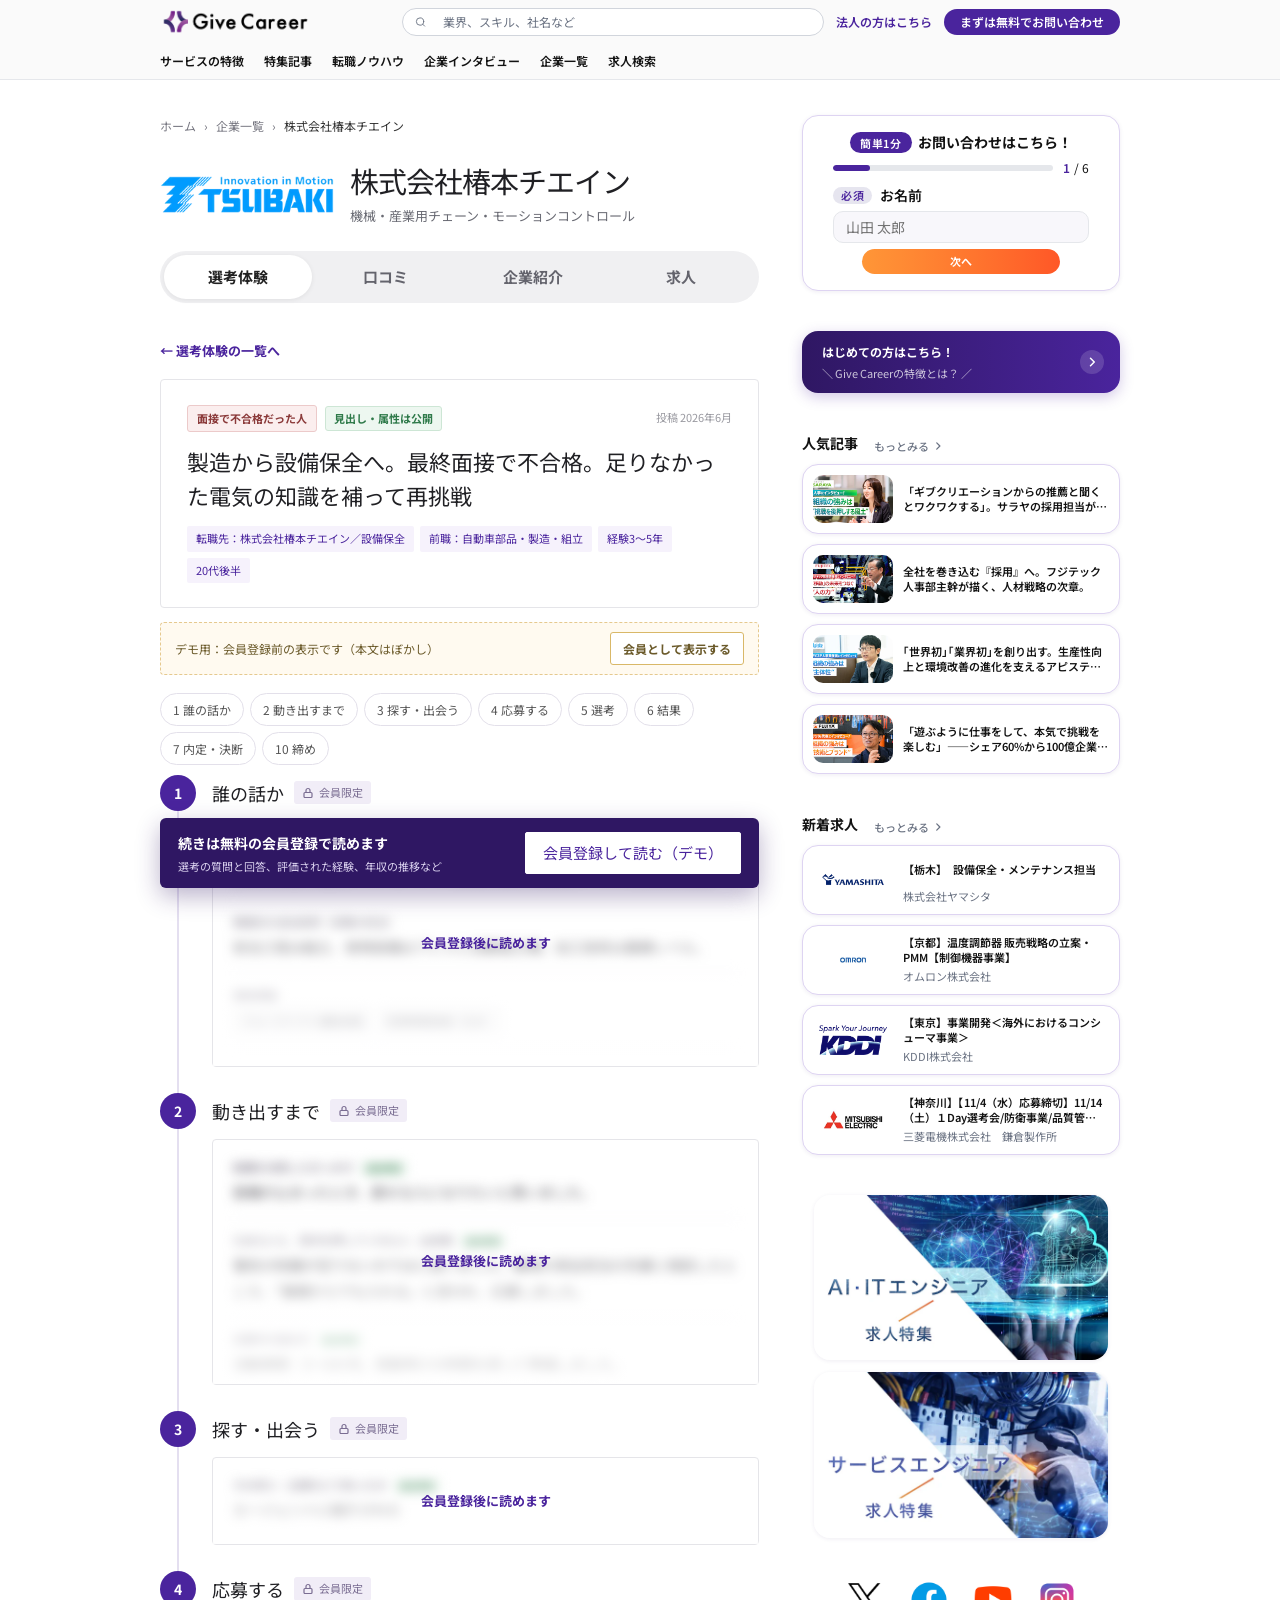
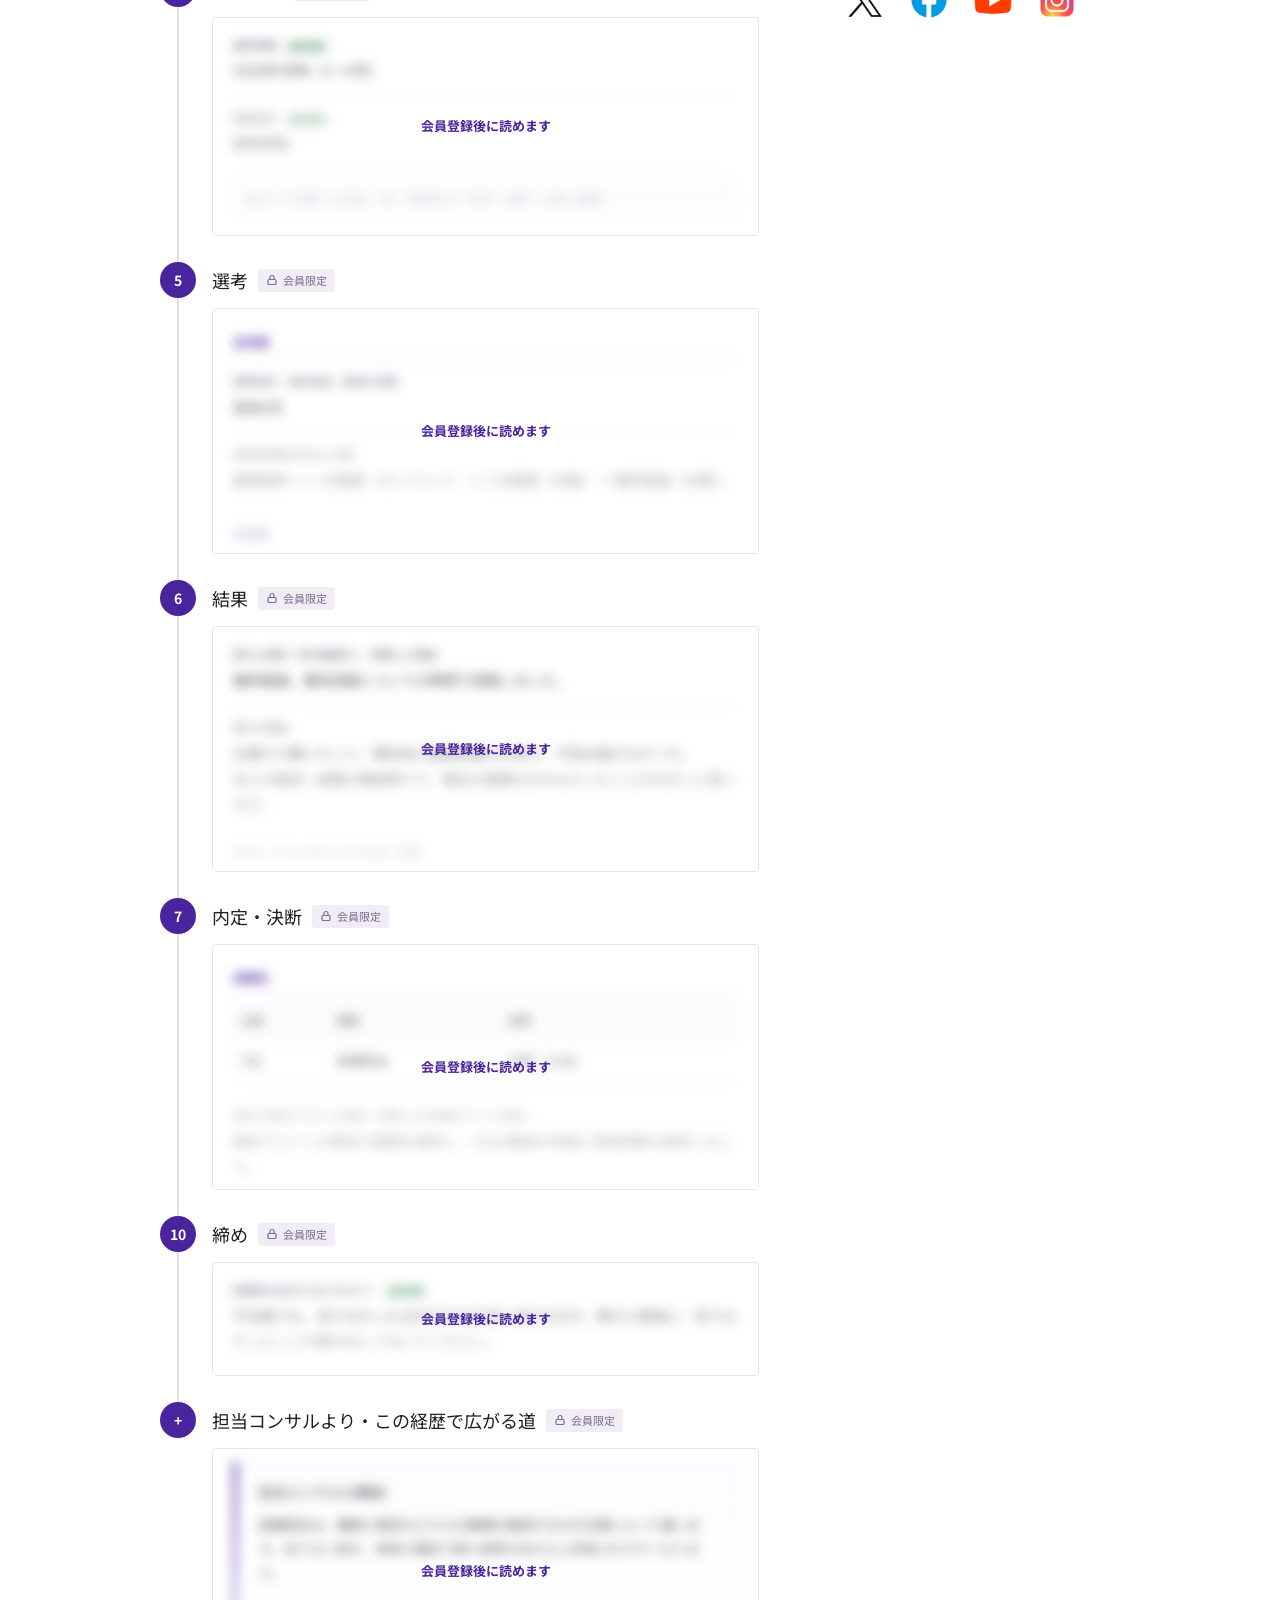
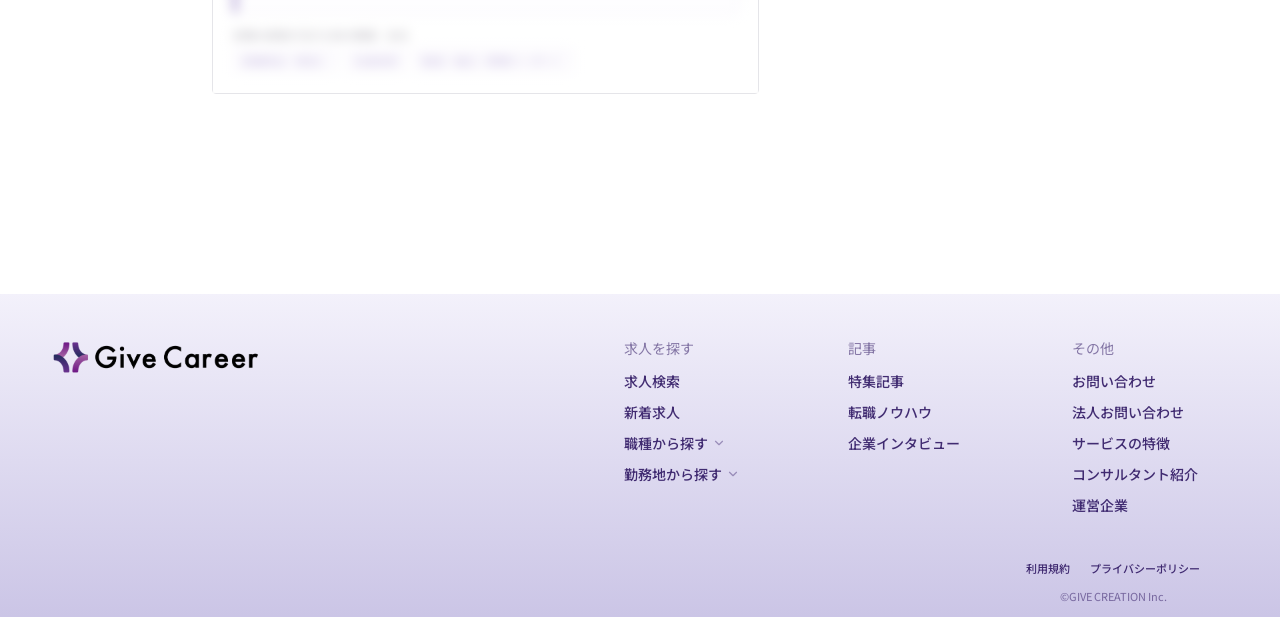
<file: story-4.html>
<!doctype html>
<html lang="ja">
<head>
  <meta charset="utf-8">
  <meta name="viewport" content="width=device-width, initial-scale=1">
  <meta name="theme-color" content="#fafafa">
  <meta name="robots" content="noindex, nofollow">
  <title>製造から設備保全へ。最終面接で不合格。足りなかった電気の知識を補って再挑戦…｜株式会社椿本チエイン｜Give Career デモ</title>
  <link rel="icon" href="./assets/service_symbol.png">
<!-- REFERENCE_STYLES_START -->
  <link rel="stylesheet" href="./assets/reference/e46fdfe9ef6a65c353.css">
  <link rel="stylesheet" href="./assets/reference/2f566c279e90615caa.css">
  <link rel="stylesheet" href="./assets/reference/d2df55d373d963b19d.css">
  <link rel="stylesheet" href="./assets/reference/d6ca92167736283ffe.css">
<!-- REFERENCE_STYLES_END -->
  <link rel="stylesheet" href="./assets/senkou.css">
</head>
<body>
  <!-- REFERENCE_HEADER_START -->
<header style="--header-height:53px;--header-height-md:80px" class="sticky top-0 z-50 w-full bg-sidebar border-b border-gray-200 h-[var(--header-height)] sidebar:h-[var(--header-height-md)] motion-safe:transition-transform motion-safe:duration-300 "><div class="flex items-center w-full container-responsive mx-auto py-2 gap-3 flex-nowrap text-sm"><a class="block shrink-0 md:mr-20" href="#" data-toast="この画面ではリンク先を用意していません" data-discover="true"><img src="./assets/reference/31cfb8e2fe00579333.png" alt="give-creation" class="h-7"></a><form class="relative w-full"><div class="relative flex items-center w-full bg-white rounded-full border border-gray-300 focus-within:border-brand-purple transition-colors duration-300"><svg xmlns="http://www.w3.org/2000/svg" width="24" height="24" viewbox="0 0 24 24" fill="none" stroke="currentColor" stroke-width="2" stroke-linecap="round" stroke-linejoin="round" class="lucide lucide-search absolute left-3 top-1/2 -translate-y-1/2 text-content-muted h-[11px] w-[11px] pointer-events-none"><circle cx="11" cy="11" r="8"></circle><path d="m21 21-4.3-4.3"></path></svg><input type="text" placeholder="業界、スキル、社名など" class="w-full rounded-full pl-10 pr-3 py-1 text-xs bg-transparent placeholder-gray-500 focus:outline-none disabled:cursor-not-allowed" value=""></div></form><div class="hidden md:flex items-center gap-2 md:gap-3 shrink-0 ml-auto"><a class="flex items-center gap-0.5 text-xs font-semibold text-brand-purple whitespace-nowrap" href="#" data-open="consult" data-discover="true"><span class="hover:underline">法人の方はこちら</span></a><a class="inline-flex py-1 px-4 items-center justify-center rounded-full text-xs font-semibold text-white bg-brand-purple transition-colors hover:bg-brand-deep-purple" href="#" data-open="consult" data-discover="true">まずは無料でお問い合わせ</a></div></div><div class="hidden sidebar:block w-full"><div class="flex items-center justify-between py-2 w-full container-responsive mx-auto text-xs text-content-main"><nav class="flex items-center gap-5 whitespace-nowrap"><a class="font-semibold" href="#" data-toast="この画面ではリンク先を用意していません" data-discover="true"><span class="pb-1 border-b-2 border-transparent hover:border-brand-purple active:text-brand-purple transition-colors">サービスの特徴</span></a><a class="font-semibold" href="#" data-toast="この画面ではリンク先を用意していません" data-discover="true"><span class="pb-1 border-b-2 border-transparent hover:border-brand-purple active:text-brand-purple transition-colors">特集記事</span></a><a class="font-semibold" href="#" data-toast="この画面ではリンク先を用意していません" data-discover="true"><span class="pb-1 border-b-2 border-transparent hover:border-brand-purple active:text-brand-purple transition-colors">転職ノウハウ</span></a><a class="font-semibold" href="#" data-toast="この画面ではリンク先を用意していません" data-discover="true"><span class="pb-1 border-b-2 border-transparent hover:border-brand-purple active:text-brand-purple transition-colors">企業インタビュー</span></a><a class="font-semibold" href="#" data-toast="この画面ではリンク先を用意していません" data-discover="true"><span class="pb-1 border-b-2 border-transparent hover:border-brand-purple active:text-brand-purple transition-colors">企業一覧</span></a><a class="font-semibold" href="#" data-toast="この画面ではリンク先を用意していません" data-discover="true"><span class="pb-1 border-b-2 border-transparent hover:border-brand-purple active:text-brand-purple transition-colors">求人検索</span></a></nav></div></div></header>
<!-- REFERENCE_HEADER_END -->
  <div class="wrap container-responsive" id="top">
    <main class="main-col">
      <div class="breadcrumb"><span>ホーム</span><span>›</span><span>企業一覧</span><span>›</span><span>株式会社椿本チエイン</span></div>
      <div class="company-identity"><div class="company-logo"><img src="./assets/tsubakimoto-logo.webp" alt="椿本チエインのロゴ"></div><div><h1>株式会社椿本チエイン</h1><p class="company-meta">機械・産業用チェーン・モーションコントロール</p></div></div>
      <div class="main-tabs" role="tablist" aria-label="企業ページ"><a role="tab" class="active" aria-selected="true" href="index.html">選考体験</a><button role="tab" data-tab="reviews">口コミ</button><button role="tab" data-tab="about">企業紹介</button><button role="tab" data-tab="jobs">求人</button></div>
      <div id="app" data-page="story" data-id="4"></div>
    </main>
    <!-- REFERENCE_SIDEBAR_START -->
<aside class="flex flex-col space-y-10 max-w-full w-full pb-10"><div class="bg-white border border-card-border rounded-2xl shadow-card p-4 text-sm min-w-[192px] space-y-1.5"><div class="flex items-center justify-center gap-1.5"><span class="inline-flex items-center justify-center bg-brand-purple text-white text-2xs font-semibold tracking-wider leading-none px-2.5 pt-[6px] pb-[4px] whitespace-nowrap rounded-full">簡単1分</span><div class="text-sm font-bold text-content-main whitespace-nowrap">お問い合わせはこちら！</div></div><div class="w-[90%] mx-auto mb-2.5"><div class="flex items-center justify-between"><div class="flex-1 h-1.5 bg-gray-200 rounded-full overflow-hidden"><div class="h-full bg-brand-purple transition-all duration-300 ease-out rounded-full" style="width:16.666666666666664%"></div></div><div class="ml-2.5 flex items-center gap-1"><span class="text-brand-purple text-xs font-semibold">1</span><span class="text-content-main text-xs"> / <!-- -->6</span></div></div></div><div class="w-[90%] mx-auto min-h-[56px]"><div class="flex flex-col gap-1"><div class="flex items-center gap-2 h-4"><span class="inline-flex items-center justify-center bg-brand-light-purple text-brand-purple text-2xs font-semibold tracking-wider leading-none px-2 pt-[3.5px] pb-[2.5px] rounded-full whitespace-nowrap">必須</span><label for="reference-contact-name" class="text-sm text-content-main text-brand-purple font-semibold">お名前</label></div><div class="w-full relative"><input id="reference-contact-name" type="text" class="flex h-8 w-full border py-2 px-3 text-sm ring-offset-background file:border-0 file:bg-transparent file:text-sm file:font-medium placeholder:text-muted-foreground focus-visible:outline-none focus-visible:ring-1 focus-visible:ring-ring focus-visible:ring-offset-0 disabled:cursor-not-allowed disabled:opacity-50 bg-page-bg border-gray-200 rounded-lg mt-1" placeholder="山田 太郎" value=""></div></div></div><div class="flex gap-1.5 w-[70%] mx-auto text-2xs"><button type="button" data-open="consult" class="px-1.5 py-1 rounded-full bg-gradient-to-r from-[var(--color-sub-orange-from)] to-[var(--color-sub-orange-to)] text-white font-bold transition-[filter] duration-200 hover:brightness-90 active:brightness-[0.85] whitespace-nowrap disabled:opacity-50 disabled:cursor-not-allowed w-full">次へ</button></div></div><a class="group block w-full rounded-2xl bg-gradient-to-r from-brand-deep-purple to-brand-purple py-3 pl-5 pr-4 mx-auto shadow-cta-purple hover:-translate-y-0.5 hover:shadow-cta-purple-hover transition-all cursor-pointer" href="#" data-toast="この画面ではリンク先を用意していません" data-discover="true"><div class="flex items-center justify-between gap-2.5"><div class="flex flex-col"><p class="text-white font-bold text-xs whitespace-nowrap">はじめての方はこちら！</p><p class="mt-1 text-2xs text-white/75 whitespace-nowrap">＼ Give Careerの特徴とは？ ／</p></div><span class="flex h-6 w-6 shrink-0 items-center justify-center rounded-full bg-white/15 transition-transform duration-300 group-hover:translate-x-0.5"><svg class="h-3 w-3 text-white" viewbox="0 0 16 16" fill="none" stroke="currentColor" stroke-width="2" stroke-linecap="round" stroke-linejoin="round" aria-hidden="true"><path d="M6 3l5 5-5 5"></path></svg></span></div></a><div><div class="flex space-x-2.5 items-end mb-2.5"><h2 class="sidebar-title">人気記事</h2><a class="group inline-flex items-center gap-1 whitespace-nowrap transition-colors hover:text-brand-purple ml-1.5 text-2xs font-medium text-content-muted " href="#" data-toast="この画面ではリンク先を用意していません" data-discover="true">もっとみる<svg class="h-2.5 w-2.5 transition-transform duration-200 group-hover:translate-x-0.5" viewbox="0 0 16 16" fill="none" stroke="currentColor" stroke-width="2" stroke-linecap="round" stroke-linejoin="round" aria-hidden="true"><path d="M6 3l5 5-5 5"></path></svg></a></div><div class="space-y-2.5"><a class="bg-white border border-card-border rounded-2xl shadow-card transition-shadow duration-300 hover:shadow-card-hover block p-2.5 group h-[70px]" href="#" data-toast="この画面ではリンク先を用意していません" data-discover="true"><article><div class="flex items-center space-x-2.5"><div class="flex-shrink-0 overflow-hidden rounded-lg w-20 h-12 bg-brand-light-purple"><img src="./assets/reference/706d8781a8878b5038.png" alt="" class="h-full w-full object-cover"></div><div class="flex-1"><h3 class="text-2xs font-semibold text-content-main line-clamp-2 leading-snug transition-colors group-hover:text-brand-purple">「ギブクリエーションからの推薦と聞くとワクワクする」。サラヤの採用担当が明かす選考の舞台裏</h3></div></div></article></a><a class="bg-white border border-card-border rounded-2xl shadow-card transition-shadow duration-300 hover:shadow-card-hover block p-2.5 group h-[70px]" href="#" data-toast="この画面ではリンク先を用意していません" data-discover="true"><article><div class="flex items-center space-x-2.5"><div class="flex-shrink-0 overflow-hidden rounded-lg w-20 h-12 bg-brand-light-purple"><img src="./assets/reference/001cac465ea5d9bc36.png" alt="" class="h-full w-full object-cover"></div><div class="flex-1"><h3 class="text-2xs font-semibold text-content-main line-clamp-2 leading-snug transition-colors group-hover:text-brand-purple">全社を巻き込む『採用』へ。フジテック人事部主幹が描く、人材戦略の次章。</h3></div></div></article></a><a class="bg-white border border-card-border rounded-2xl shadow-card transition-shadow duration-300 hover:shadow-card-hover block p-2.5 group h-[70px]" href="#" data-toast="この画面ではリンク先を用意していません" data-discover="true"><article><div class="flex items-center space-x-2.5"><div class="flex-shrink-0 overflow-hidden rounded-lg w-20 h-12 bg-brand-light-purple"><img src="./assets/reference/d075ec9344e8e16349.png" alt="" class="h-full w-full object-cover"></div><div class="flex-1"><h3 class="text-2xs font-semibold text-content-main line-clamp-2 leading-snug transition-colors group-hover:text-brand-purple">｢世界初｣｢業界初｣を創り出す。生産性向上と環境改善の進化を支えるアピステの働く魅力。</h3></div></div></article></a><a class="bg-white border border-card-border rounded-2xl shadow-card transition-shadow duration-300 hover:shadow-card-hover block p-2.5 group h-[70px]" href="#" data-toast="この画面ではリンク先を用意していません" data-discover="true"><article><div class="flex items-center space-x-2.5"><div class="flex-shrink-0 overflow-hidden rounded-lg w-20 h-12 bg-brand-light-purple"><img src="./assets/reference/524b3a1a48b9ebe587.jpg" alt="" class="h-full w-full object-cover"></div><div class="flex-1"><h3 class="text-2xs font-semibold text-content-main line-clamp-2 leading-snug transition-colors group-hover:text-brand-purple">「遊ぶように仕事をして、本気で挑戦を楽しむ」――シェア60%から100億企業へ、社員の未来と安心を支える組織づくり</h3></div></div></article></a></div></div><div><div class="flex space-x-2.5 items-end mb-2.5"><h2 class="sidebar-title">新着求人</h2><a class="group inline-flex items-center gap-1 whitespace-nowrap transition-colors hover:text-brand-purple ml-1.5 text-2xs font-medium text-content-muted " href="#" data-toast="この画面ではリンク先を用意していません" data-discover="true">もっとみる<svg class="h-2.5 w-2.5 transition-transform duration-200 group-hover:translate-x-0.5" viewbox="0 0 16 16" fill="none" stroke="currentColor" stroke-width="2" stroke-linecap="round" stroke-linejoin="round" aria-hidden="true"><path d="M6 3l5 5-5 5"></path></svg></a></div><div class="space-y-2.5"><a class="bg-white border border-card-border rounded-2xl shadow-card transition-shadow duration-300 hover:shadow-card-hover block p-2.5 group h-[70px]" href="#" data-toast="この画面ではリンク先を用意していません" data-discover="true"><article class="relative h-full"><div class="flex items-center space-x-2.5 h-full"><div class="flex-shrink-0"><div class="w-20 h-12 rounded-lg flex items-center justify-center p-1.5"><img src="./assets/reference/1544221b41b8875abd.webp" alt="【栃木】　設備保全・メンテナンス担当" loading="lazy" decoding="async" class="max-w-full max-h-full object-contain"></div></div><div class="flex-1 pr-1.5 pb-5"><h3 class="text-2xs font-semibold text-content-main line-clamp-2 leading-snug transition-colors group-hover:text-brand-purple">【栃木】　設備保全・メンテナンス担当</h3></div></div><div class="absolute bottom-0 left-[90px]"><span class="text-2xs text-content-muted leading-tight line-clamp-1">株式会社ヤマシタ</span></div></article></a><a class="bg-white border border-card-border rounded-2xl shadow-card transition-shadow duration-300 hover:shadow-card-hover block p-2.5 group h-[70px]" href="#" data-toast="この画面ではリンク先を用意していません" data-discover="true"><article class="relative h-full"><div class="flex items-center space-x-2.5 h-full"><div class="flex-shrink-0"><div class="w-20 h-12 rounded-lg flex items-center justify-center p-1.5"><img src="./assets/reference/bb95d5b78fbd57e2d1.webp" alt="【京都】温度調節器 販売戦略の立案・PMM【制御機器事業】" loading="lazy" decoding="async" class="max-w-full max-h-full object-contain"></div></div><div class="flex-1 pr-1.5 pb-5"><h3 class="text-2xs font-semibold text-content-main line-clamp-2 leading-snug transition-colors group-hover:text-brand-purple">【京都】温度調節器 販売戦略の立案・PMM【制御機器事業】</h3></div></div><div class="absolute bottom-0 left-[90px]"><span class="text-2xs text-content-muted leading-tight line-clamp-1">オムロン株式会社</span></div></article></a><a class="bg-white border border-card-border rounded-2xl shadow-card transition-shadow duration-300 hover:shadow-card-hover block p-2.5 group h-[70px]" href="#" data-toast="この画面ではリンク先を用意していません" data-discover="true"><article class="relative h-full"><div class="flex items-center space-x-2.5 h-full"><div class="flex-shrink-0"><div class="w-20 h-12 rounded-lg flex items-center justify-center p-1.5"><img src="./assets/reference/909cb2d3bbd98b4303.webp" alt="【東京】事業開発＜海外におけるコンシューマ事業＞" loading="lazy" decoding="async" class="max-w-full max-h-full object-contain"></div></div><div class="flex-1 pr-1.5 pb-5"><h3 class="text-2xs font-semibold text-content-main line-clamp-2 leading-snug transition-colors group-hover:text-brand-purple">【東京】事業開発＜海外におけるコンシューマ事業＞</h3></div></div><div class="absolute bottom-0 left-[90px]"><span class="text-2xs text-content-muted leading-tight line-clamp-1">KDDI株式会社</span></div></article></a><a class="bg-white border border-card-border rounded-2xl shadow-card transition-shadow duration-300 hover:shadow-card-hover block p-2.5 group h-[70px]" href="#" data-toast="この画面ではリンク先を用意していません" data-discover="true"><article class="relative h-full"><div class="flex items-center space-x-2.5 h-full"><div class="flex-shrink-0"><div class="w-20 h-12 rounded-lg flex items-center justify-center p-1.5"><img src="./assets/reference/e6c007c9073f9d7614.webp" alt="【神奈川】【11/4（水）応募締切】11/14（土）１Day選考会/防衛事業/品質管理・生産管理職種（三菱電機/鎌倉製作所）" loading="lazy" decoding="async" class="max-w-full max-h-full object-contain"></div></div><div class="flex-1 pr-1.5 pb-5"><h3 class="text-2xs font-semibold text-content-main line-clamp-2 leading-snug transition-colors group-hover:text-brand-purple">【神奈川】【11/4（水）応募締切】11/14（土）１Day選考会/防衛事業/品質管理・生産管理職種（三菱電機/鎌倉製作所）</h3></div></div><div class="absolute bottom-0 left-[90px]"><span class="text-2xs text-content-muted leading-tight line-clamp-1">三菱電機株式会社　鎌倉製作所</span></div></article></a></div></div><div class="flex flex-col gap-3 px-3"><a href="#" data-toast="この画面ではリンク先を用意していません" target="_blank" rel="noopener noreferrer" class="group block w-full overflow-hidden rounded-2xl shadow-card hover:shadow-card-hover transition-shadow duration-300"><img src="./assets/reference/7e29b18bb1addbcef7.jpg" alt="キャンペーンバナー" class="w-full h-auto object-cover aspect-video" width="1000" height="540"></a><a href="#" data-toast="この画面ではリンク先を用意していません" target="_blank" rel="noopener noreferrer" class="group block w-full overflow-hidden rounded-2xl shadow-card hover:shadow-card-hover transition-shadow duration-300"><img src="./assets/reference/e51a34a0f6efb523d3.webp" alt="キャンペーンバナー" class="w-full h-auto object-cover aspect-video" width="1162" height="628"></a></div><div class="flex items-center justify-center gap-5"><a href="#" data-toast="この画面ではリンク先を用意していません" target="_blank" rel="noopener noreferrer" aria-label="X"><img src="./assets/reference/6c1cb41bb086e5820d.svg" alt="X" class="w-11 h-11"></a><a href="#" data-toast="この画面ではリンク先を用意していません" target="_blank" rel="noopener noreferrer" aria-label="Facebook"><img src="./assets/reference/53196198c75784d405.svg" alt="Facebook" class="w-11 h-11"></a><a href="#" data-toast="この画面ではリンク先を用意していません" target="_blank" rel="noopener noreferrer" aria-label="YouTube"><img src="./assets/reference/376ae8f9ae5387dcda.svg" alt="YouTube" class="w-11 h-11"></a><a href="#" data-toast="この画面ではリンク先を用意していません" target="_blank" rel="noopener noreferrer" aria-label="Instagram"><img src="./assets/reference/3ed5214ac46beb500b.svg" alt="Instagram" class="w-11 h-11"></a></div><!--$?--><template id="B:1"></template><!--/$--></aside>
<!-- REFERENCE_SIDEBAR_END -->
  </div>
<!-- REFERENCE_FOOTER_START -->
<footer class="w-full"><div class="bg-gradient-to-b from-footer-light-from to-footer-light-to text-brand-deep-purple/90"><div class="flex w-full py-11 md:flex-row justify-between pl-12 pr-20"><div class="flex items-start"><img src="./assets/reference/31cfb8e2fe00579333.png" alt="give-creation" class="h-10"></div><div class="flex flex-row [--footer-col-gap:--spacing(24)] md:gap-(--footer-col-gap) w-1/2"><div class="flex-1"><h3 class="text-sm md:text-sm mb-3 text-brand-deep-purple/55">求人を探す</h3><ul class="space-y-2.5 text-sm font-medium"><li><a class="text-brand-deep-purple/90 hover:underline hover:text-brand-deep-purple" href="#" data-toast="この画面ではリンク先を用意していません" data-discover="true">求人検索</a></li><li><a class="text-brand-deep-purple/90 hover:underline hover:text-brand-deep-purple" href="#" data-toast="この画面ではリンク先を用意していません" data-discover="true">新着求人</a></li><li><details class="group"><summary class="flex items-center gap-1 text-sm font-medium text-brand-deep-purple/90 cursor-pointer list-none [&amp;::-webkit-details-marker]:hidden hover:text-brand-deep-purple rounded-sm focus-visible:outline-none focus-visible:ring-2 focus-visible:ring-brand-purple">職種から探す<svg xmlns="http://www.w3.org/2000/svg" width="24" height="24" viewbox="0 0 24 24" fill="none" stroke="currentColor" stroke-width="2" stroke-linecap="round" stroke-linejoin="round" class="lucide lucide-chevron-down size-3.5 text-brand-deep-purple/40 transition-transform group-open:rotate-180" aria-hidden="true"><path d="m6 9 6 6 6-6"></path></svg></summary><div class="pt-2.5 pb-1 pl-2 border-l border-brand-deep-purple/10 ml-1 mt-1 lg:w-[calc(100%+var(--footer-col-gap)-2rem)]"><ul class="space-y-2.5"><li><a class="text-sm font-medium text-brand-deep-purple/90 hover:underline hover:text-brand-deep-purple" href="#" data-toast="この画面ではリンク先を用意していません" data-discover="true">研究・開発（機械・電気）</a></li><li><a class="text-sm font-medium text-brand-deep-purple/90 hover:underline hover:text-brand-deep-purple" href="#" data-toast="この画面ではリンク先を用意していません" data-discover="true">研究・開発（化学・素材 / 材料・食品・日用品・メディカル）</a></li><li><a class="text-sm font-medium text-brand-deep-purple/90 hover:underline hover:text-brand-deep-purple" href="#" data-toast="この画面ではリンク先を用意していません" data-discover="true">機械設計・光学設計</a></li><li><a class="text-sm font-medium text-brand-deep-purple/90 hover:underline hover:text-brand-deep-purple" href="#" data-toast="この画面ではリンク先を用意していません" data-discover="true">実験・評価・解析</a></li><li><a class="text-sm font-medium text-brand-deep-purple/90 hover:underline hover:text-brand-deep-purple" href="#" data-toast="この画面ではリンク先を用意していません" data-discover="true">回路設計</a></li><li><a class="text-sm font-medium text-brand-deep-purple/90 hover:underline hover:text-brand-deep-purple" href="#" data-toast="この画面ではリンク先を用意していません" data-discover="true">半導体・デバイス開発</a></li><li><a class="text-sm font-medium text-brand-deep-purple/90 hover:underline hover:text-brand-deep-purple" href="#" data-toast="この画面ではリンク先を用意していません" data-discover="true">制御設計</a></li><li><a class="text-sm font-medium text-brand-deep-purple/90 hover:underline hover:text-brand-deep-purple" href="#" data-toast="この画面ではリンク先を用意していません" data-discover="true">組込・アプリケーション</a></li><li><a class="text-sm font-medium text-brand-deep-purple/90 hover:underline hover:text-brand-deep-purple" href="#" data-toast="この画面ではリンク先を用意していません" data-discover="true">ITエンジニア</a></li><li><a class="text-sm font-medium text-brand-deep-purple/90 hover:underline hover:text-brand-deep-purple" href="#" data-toast="この画面ではリンク先を用意していません" data-discover="true">生産技術・製造技術</a></li><li><a class="text-sm font-medium text-brand-deep-purple/90 hover:underline hover:text-brand-deep-purple" href="#" data-toast="この画面ではリンク先を用意していません" data-discover="true">品質保証・品質管理</a></li><li><a class="text-sm font-medium text-brand-deep-purple/90 hover:underline hover:text-brand-deep-purple" href="#" data-toast="この画面ではリンク先を用意していません" data-discover="true">サービス / フィールドエンジニア・設備保全・整備士</a></li><li><a class="text-sm font-medium text-brand-deep-purple/90 hover:underline hover:text-brand-deep-purple" href="#" data-toast="この画面ではリンク先を用意していません" data-discover="true">製造</a></li><li><a class="text-sm font-medium text-brand-deep-purple/90 hover:underline hover:text-brand-deep-purple" href="#" data-toast="この画面ではリンク先を用意していません" data-discover="true">生産管理</a></li><li><a class="text-sm font-medium text-brand-deep-purple/90 hover:underline hover:text-brand-deep-purple" href="#" data-toast="この画面ではリンク先を用意していません" data-discover="true">工場・施設運営</a></li><li><a class="text-sm font-medium text-brand-deep-purple/90 hover:underline hover:text-brand-deep-purple" href="#" data-toast="この画面ではリンク先を用意していません" data-discover="true">建設（建築・土木・プラント・設備）</a></li><li><a class="text-sm font-medium text-brand-deep-purple/90 hover:underline hover:text-brand-deep-purple" href="#" data-toast="この画面ではリンク先を用意していません" data-discover="true">経営企画・事業企画</a></li><li><a class="text-sm font-medium text-brand-deep-purple/90 hover:underline hover:text-brand-deep-purple" href="#" data-toast="この画面ではリンク先を用意していません" data-discover="true">マーケティング・企画・広告宣伝</a></li><li><a class="text-sm font-medium text-brand-deep-purple/90 hover:underline hover:text-brand-deep-purple" href="#" data-toast="この画面ではリンク先を用意していません" data-discover="true">IR・広報</a></li><li><a class="text-sm font-medium text-brand-deep-purple/90 hover:underline hover:text-brand-deep-purple" href="#" data-toast="この画面ではリンク先を用意していません" data-discover="true">経理・財務・管理会計</a></li><li><a class="text-sm font-medium text-brand-deep-purple/90 hover:underline hover:text-brand-deep-purple" href="#" data-toast="この画面ではリンク先を用意していません" data-discover="true">人事</a></li><li><a class="text-sm font-medium text-brand-deep-purple/90 hover:underline hover:text-brand-deep-purple" href="#" data-toast="この画面ではリンク先を用意していません" data-discover="true">総務・法務・知財・内部監査</a></li><li><a class="text-sm font-medium text-brand-deep-purple/90 hover:underline hover:text-brand-deep-purple" href="#" data-toast="この画面ではリンク先を用意していません" data-discover="true">購買・物流</a></li><li><a class="text-sm font-medium text-brand-deep-purple/90 hover:underline hover:text-brand-deep-purple" href="#" data-toast="この画面ではリンク先を用意していません" data-discover="true">秘書・受付・事務・通訳</a></li><li><a class="text-sm font-medium text-brand-deep-purple/90 hover:underline hover:text-brand-deep-purple" href="#" data-toast="この画面ではリンク先を用意していません" data-discover="true">営業系職種</a></li><li><a class="text-sm font-medium text-brand-deep-purple/90 hover:underline hover:text-brand-deep-purple" href="#" data-toast="この画面ではリンク先を用意していません" data-discover="true">不動産</a></li><li><a class="text-sm font-medium text-brand-deep-purple/90 hover:underline hover:text-brand-deep-purple" href="#" data-toast="この画面ではリンク先を用意していません" data-discover="true">技術営業</a></li></ul></div></details></li><li><details class="group"><summary class="flex items-center gap-1 text-sm font-medium text-brand-deep-purple/90 cursor-pointer list-none [&amp;::-webkit-details-marker]:hidden hover:text-brand-deep-purple rounded-sm focus-visible:outline-none focus-visible:ring-2 focus-visible:ring-brand-purple">勤務地から探す<svg xmlns="http://www.w3.org/2000/svg" width="24" height="24" viewbox="0 0 24 24" fill="none" stroke="currentColor" stroke-width="2" stroke-linecap="round" stroke-linejoin="round" class="lucide lucide-chevron-down size-3.5 text-brand-deep-purple/40 transition-transform group-open:rotate-180" aria-hidden="true"><path d="m6 9 6 6 6-6"></path></svg></summary><div class="pt-2.5 pb-1 pl-2 border-l border-brand-deep-purple/10 ml-1 mt-1 lg:w-[calc(100%+var(--footer-col-gap)-2rem)]"><div class="space-y-4"><div><a class="text-sm font-bold text-brand-deep-purple/90 hover:underline hover:text-brand-deep-purple" href="#" data-toast="この画面ではリンク先を用意していません" data-discover="true">関東</a><ul class="flex flex-wrap gap-x-3.5 gap-y-2 mt-1.5 pl-3"><li><a class="text-sm font-medium text-brand-deep-purple/90 hover:underline hover:text-brand-deep-purple" href="#" data-toast="この画面ではリンク先を用意していません" data-discover="true">茨城県</a></li><li><a class="text-sm font-medium text-brand-deep-purple/90 hover:underline hover:text-brand-deep-purple" href="#" data-toast="この画面ではリンク先を用意していません" data-discover="true">栃木県</a></li><li><a class="text-sm font-medium text-brand-deep-purple/90 hover:underline hover:text-brand-deep-purple" href="#" data-toast="この画面ではリンク先を用意していません" data-discover="true">群馬県</a></li><li><a class="text-sm font-medium text-brand-deep-purple/90 hover:underline hover:text-brand-deep-purple" href="#" data-toast="この画面ではリンク先を用意していません" data-discover="true">埼玉県</a></li><li><a class="text-sm font-medium text-brand-deep-purple/90 hover:underline hover:text-brand-deep-purple" href="#" data-toast="この画面ではリンク先を用意していません" data-discover="true">千葉県</a></li><li><a class="text-sm font-medium text-brand-deep-purple/90 hover:underline hover:text-brand-deep-purple" href="#" data-toast="この画面ではリンク先を用意していません" data-discover="true">東京都</a></li><li><a class="text-sm font-medium text-brand-deep-purple/90 hover:underline hover:text-brand-deep-purple" href="#" data-toast="この画面ではリンク先を用意していません" data-discover="true">神奈川県</a></li></ul></div><div><a class="text-sm font-bold text-brand-deep-purple/90 hover:underline hover:text-brand-deep-purple" href="#" data-toast="この画面ではリンク先を用意していません" data-discover="true">関西</a><ul class="flex flex-wrap gap-x-3.5 gap-y-2 mt-1.5 pl-3"><li><a class="text-sm font-medium text-brand-deep-purple/90 hover:underline hover:text-brand-deep-purple" href="#" data-toast="この画面ではリンク先を用意していません" data-discover="true">滋賀県</a></li><li><a class="text-sm font-medium text-brand-deep-purple/90 hover:underline hover:text-brand-deep-purple" href="#" data-toast="この画面ではリンク先を用意していません" data-discover="true">京都府</a></li><li><a class="text-sm font-medium text-brand-deep-purple/90 hover:underline hover:text-brand-deep-purple" href="#" data-toast="この画面ではリンク先を用意していません" data-discover="true">大阪府</a></li><li><a class="text-sm font-medium text-brand-deep-purple/90 hover:underline hover:text-brand-deep-purple" href="#" data-toast="この画面ではリンク先を用意していません" data-discover="true">兵庫県</a></li><li><a class="text-sm font-medium text-brand-deep-purple/90 hover:underline hover:text-brand-deep-purple" href="#" data-toast="この画面ではリンク先を用意していません" data-discover="true">奈良県</a></li><li><a class="text-sm font-medium text-brand-deep-purple/90 hover:underline hover:text-brand-deep-purple" href="#" data-toast="この画面ではリンク先を用意していません" data-discover="true">和歌山県</a></li></ul></div><div><a class="text-sm font-bold text-brand-deep-purple/90 hover:underline hover:text-brand-deep-purple" href="#" data-toast="この画面ではリンク先を用意していません" data-discover="true">東海</a><ul class="flex flex-wrap gap-x-3.5 gap-y-2 mt-1.5 pl-3"><li><a class="text-sm font-medium text-brand-deep-purple/90 hover:underline hover:text-brand-deep-purple" href="#" data-toast="この画面ではリンク先を用意していません" data-discover="true">岐阜県</a></li><li><a class="text-sm font-medium text-brand-deep-purple/90 hover:underline hover:text-brand-deep-purple" href="#" data-toast="この画面ではリンク先を用意していません" data-discover="true">静岡県</a></li><li><a class="text-sm font-medium text-brand-deep-purple/90 hover:underline hover:text-brand-deep-purple" href="#" data-toast="この画面ではリンク先を用意していません" data-discover="true">愛知県</a></li><li><a class="text-sm font-medium text-brand-deep-purple/90 hover:underline hover:text-brand-deep-purple" href="#" data-toast="この画面ではリンク先を用意していません" data-discover="true">三重県</a></li></ul></div><div><a class="text-sm font-bold text-brand-deep-purple/90 hover:underline hover:text-brand-deep-purple" href="#" data-toast="この画面ではリンク先を用意していません" data-discover="true">北海道/東北</a><ul class="flex flex-wrap gap-x-3.5 gap-y-2 mt-1.5 pl-3"><li><a class="text-sm font-medium text-brand-deep-purple/90 hover:underline hover:text-brand-deep-purple" href="#" data-toast="この画面ではリンク先を用意していません" data-discover="true">北海道</a></li><li><a class="text-sm font-medium text-brand-deep-purple/90 hover:underline hover:text-brand-deep-purple" href="#" data-toast="この画面ではリンク先を用意していません" data-discover="true">青森県</a></li><li><a class="text-sm font-medium text-brand-deep-purple/90 hover:underline hover:text-brand-deep-purple" href="#" data-toast="この画面ではリンク先を用意していません" data-discover="true">岩手県</a></li><li><a class="text-sm font-medium text-brand-deep-purple/90 hover:underline hover:text-brand-deep-purple" href="#" data-toast="この画面ではリンク先を用意していません" data-discover="true">宮城県</a></li><li><a class="text-sm font-medium text-brand-deep-purple/90 hover:underline hover:text-brand-deep-purple" href="#" data-toast="この画面ではリンク先を用意していません" data-discover="true">秋田県</a></li><li><a class="text-sm font-medium text-brand-deep-purple/90 hover:underline hover:text-brand-deep-purple" href="#" data-toast="この画面ではリンク先を用意していません" data-discover="true">山形県</a></li><li><a class="text-sm font-medium text-brand-deep-purple/90 hover:underline hover:text-brand-deep-purple" href="#" data-toast="この画面ではリンク先を用意していません" data-discover="true">福島県</a></li></ul></div><div><a class="text-sm font-bold text-brand-deep-purple/90 hover:underline hover:text-brand-deep-purple" href="#" data-toast="この画面ではリンク先を用意していません" data-discover="true">上信越/北陸</a><ul class="flex flex-wrap gap-x-3.5 gap-y-2 mt-1.5 pl-3"><li><a class="text-sm font-medium text-brand-deep-purple/90 hover:underline hover:text-brand-deep-purple" href="#" data-toast="この画面ではリンク先を用意していません" data-discover="true">新潟県</a></li><li><a class="text-sm font-medium text-brand-deep-purple/90 hover:underline hover:text-brand-deep-purple" href="#" data-toast="この画面ではリンク先を用意していません" data-discover="true">富山県</a></li><li><a class="text-sm font-medium text-brand-deep-purple/90 hover:underline hover:text-brand-deep-purple" href="#" data-toast="この画面ではリンク先を用意していません" data-discover="true">石川県</a></li><li><a class="text-sm font-medium text-brand-deep-purple/90 hover:underline hover:text-brand-deep-purple" href="#" data-toast="この画面ではリンク先を用意していません" data-discover="true">福井県</a></li><li><a class="text-sm font-medium text-brand-deep-purple/90 hover:underline hover:text-brand-deep-purple" href="#" data-toast="この画面ではリンク先を用意していません" data-discover="true">山梨県</a></li><li><a class="text-sm font-medium text-brand-deep-purple/90 hover:underline hover:text-brand-deep-purple" href="#" data-toast="この画面ではリンク先を用意していません" data-discover="true">長野県</a></li></ul></div><div><a class="text-sm font-bold text-brand-deep-purple/90 hover:underline hover:text-brand-deep-purple" href="#" data-toast="この画面ではリンク先を用意していません" data-discover="true">中国</a><ul class="flex flex-wrap gap-x-3.5 gap-y-2 mt-1.5 pl-3"><li><a class="text-sm font-medium text-brand-deep-purple/90 hover:underline hover:text-brand-deep-purple" href="#" data-toast="この画面ではリンク先を用意していません" data-discover="true">鳥取県</a></li><li><a class="text-sm font-medium text-brand-deep-purple/90 hover:underline hover:text-brand-deep-purple" href="#" data-toast="この画面ではリンク先を用意していません" data-discover="true">島根県</a></li><li><a class="text-sm font-medium text-brand-deep-purple/90 hover:underline hover:text-brand-deep-purple" href="#" data-toast="この画面ではリンク先を用意していません" data-discover="true">岡山県</a></li><li><a class="text-sm font-medium text-brand-deep-purple/90 hover:underline hover:text-brand-deep-purple" href="#" data-toast="この画面ではリンク先を用意していません" data-discover="true">広島県</a></li><li><a class="text-sm font-medium text-brand-deep-purple/90 hover:underline hover:text-brand-deep-purple" href="#" data-toast="この画面ではリンク先を用意していません" data-discover="true">山口県</a></li></ul></div><div><a class="text-sm font-bold text-brand-deep-purple/90 hover:underline hover:text-brand-deep-purple" href="#" data-toast="この画面ではリンク先を用意していません" data-discover="true">四国</a><ul class="flex flex-wrap gap-x-3.5 gap-y-2 mt-1.5 pl-3"><li><a class="text-sm font-medium text-brand-deep-purple/90 hover:underline hover:text-brand-deep-purple" href="#" data-toast="この画面ではリンク先を用意していません" data-discover="true">徳島県</a></li><li><a class="text-sm font-medium text-brand-deep-purple/90 hover:underline hover:text-brand-deep-purple" href="#" data-toast="この画面ではリンク先を用意していません" data-discover="true">香川県</a></li><li><a class="text-sm font-medium text-brand-deep-purple/90 hover:underline hover:text-brand-deep-purple" href="#" data-toast="この画面ではリンク先を用意していません" data-discover="true">愛媛県</a></li><li><a class="text-sm font-medium text-brand-deep-purple/90 hover:underline hover:text-brand-deep-purple" href="#" data-toast="この画面ではリンク先を用意していません" data-discover="true">高知県</a></li></ul></div><div><a class="text-sm font-bold text-brand-deep-purple/90 hover:underline hover:text-brand-deep-purple" href="#" data-toast="この画面ではリンク先を用意していません" data-discover="true">九州/沖縄</a><ul class="flex flex-wrap gap-x-3.5 gap-y-2 mt-1.5 pl-3"><li><a class="text-sm font-medium text-brand-deep-purple/90 hover:underline hover:text-brand-deep-purple" href="#" data-toast="この画面ではリンク先を用意していません" data-discover="true">福岡県</a></li><li><a class="text-sm font-medium text-brand-deep-purple/90 hover:underline hover:text-brand-deep-purple" href="#" data-toast="この画面ではリンク先を用意していません" data-discover="true">佐賀県</a></li><li><a class="text-sm font-medium text-brand-deep-purple/90 hover:underline hover:text-brand-deep-purple" href="#" data-toast="この画面ではリンク先を用意していません" data-discover="true">長崎県</a></li><li><a class="text-sm font-medium text-brand-deep-purple/90 hover:underline hover:text-brand-deep-purple" href="#" data-toast="この画面ではリンク先を用意していません" data-discover="true">熊本県</a></li><li><a class="text-sm font-medium text-brand-deep-purple/90 hover:underline hover:text-brand-deep-purple" href="#" data-toast="この画面ではリンク先を用意していません" data-discover="true">大分県</a></li><li><a class="text-sm font-medium text-brand-deep-purple/90 hover:underline hover:text-brand-deep-purple" href="#" data-toast="この画面ではリンク先を用意していません" data-discover="true">宮崎県</a></li><li><a class="text-sm font-medium text-brand-deep-purple/90 hover:underline hover:text-brand-deep-purple" href="#" data-toast="この画面ではリンク先を用意していません" data-discover="true">鹿児島県</a></li><li><a class="text-sm font-medium text-brand-deep-purple/90 hover:underline hover:text-brand-deep-purple" href="#" data-toast="この画面ではリンク先を用意していません" data-discover="true">沖縄県</a></li></ul></div><div><a class="text-sm font-bold text-brand-deep-purple/90 hover:underline hover:text-brand-deep-purple" href="#" data-toast="この画面ではリンク先を用意していません" data-discover="true">海外</a></div></div></div></details></li></ul></div><div class="flex-1"><h3 class="text-sm md:text-sm mb-3 text-brand-deep-purple/55">記事</h3><ul class="space-y-2.5 text-sm font-medium"><li><a class="text-brand-deep-purple/90 hover:underline hover:text-brand-deep-purple" href="#" data-toast="この画面ではリンク先を用意していません" data-discover="true">特集記事</a></li><li><a class="text-brand-deep-purple/90 hover:underline hover:text-brand-deep-purple" href="#" data-toast="この画面ではリンク先を用意していません" data-discover="true">転職ノウハウ</a></li><li><a class="text-brand-deep-purple/90 hover:underline hover:text-brand-deep-purple" href="#" data-toast="この画面ではリンク先を用意していません" data-discover="true">企業インタビュー</a></li></ul></div><div class="flex-1"><h3 class="text-sm md:text-sm mb-3 text-brand-deep-purple/55">その他</h3><ul class="space-y-2.5 text-sm font-medium"><li><a class="text-brand-deep-purple/90 hover:underline hover:text-brand-deep-purple" href="#" data-open="consult" data-discover="true">お問い合わせ</a></li><li><a class="text-brand-deep-purple/90 hover:underline hover:text-brand-deep-purple" href="#" data-open="consult" data-discover="true">法人お問い合わせ</a></li><li><a class="text-brand-deep-purple/90 hover:underline hover:text-brand-deep-purple" href="#" data-toast="この画面ではリンク先を用意していません" data-discover="true">サービスの特徴</a></li><li><a class="text-brand-deep-purple/90 hover:underline hover:text-brand-deep-purple" rel="noopener noreferrer" href="#" data-toast="この画面ではリンク先を用意していません" target="_blank">コンサルタント紹介</a></li><li><a class="text-brand-deep-purple/90 hover:underline hover:text-brand-deep-purple" rel="noopener noreferrer" href="#" data-toast="この画面ではリンク先を用意していません" target="_blank">運営企業</a></li></ul></div></div></div><div class="flex flex-col gap-3 pb-3"><div class="flex px-5 justify-end md:pr-20"><div class="flex flex-col items-center gap-3"><div class="flex gap-5 text-2xs font-medium"><a class="whitespace-nowrap text-brand-deep-purple/90 hover:underline hover:text-brand-deep-purple" href="#" data-toast="この画面ではリンク先を用意していません" data-discover="true">利用規約</a><a class="whitespace-nowrap text-brand-deep-purple/90 hover:underline hover:text-brand-deep-purple" href="#" data-toast="この画面ではリンク先を用意していません" data-discover="true">プライバシーポリシー</a></div><p class="text-2xs text-brand-deep-purple/55">©GIVE CREATION Inc.</p></div></div></div></div></footer>
<!-- REFERENCE_FOOTER_END -->
  <div class="toast" id="toast" role="status"></div>
  <script src="./assets/data.js"></script>
  <script src="./assets/app.js"></script>
</body>
</html>
</file>
<file: assets/reference/2f566c279e90615caa.css>
@font-face {
  font-family: 'Noto Sans JP';
  font-style: normal;
  font-weight: 400;
  font-display: swap;
  src: url(./a488fa408fd4b60872.ttf) format('truetype');
}
@font-face {
  font-family: 'Noto Sans JP';
  font-style: normal;
  font-weight: 500;
  font-display: swap;
  src: url(./a797a2c2fc4cdd23b9.ttf) format('truetype');
}
@font-face {
  font-family: 'Noto Sans JP';
  font-style: normal;
  font-weight: 600;
  font-display: swap;
  src: url(./7a1c429998f4fe9b98.ttf) format('truetype');
}
@font-face {
  font-family: 'Noto Sans JP';
  font-style: normal;
  font-weight: 700;
  font-display: swap;
  src: url(./a837e86a4106faa5e1.ttf) format('truetype');
}
</file>
<file: assets/reference/d2df55d373d963b19d.css>
@font-face {
  font-family: 'Inter';
  font-style: normal;
  font-weight: 400;
  font-display: swap;
  src: url(./875f52cd8b568c7f9d.ttf) format('truetype');
}
@font-face {
  font-family: 'Inter';
  font-style: normal;
  font-weight: 700;
  font-display: swap;
  src: url(./f442617d37c3306f49.ttf) format('truetype');
}
</file>
<file: assets/reference/d6ca92167736283ffe.css>
@font-face {
  font-family: 'Noto Serif JP';
  font-style: normal;
  font-weight: 400;
  font-display: swap;
  src: url(./96a1611a37d1fdbebb.ttf) format('truetype');
}
@font-face {
  font-family: 'Noto Serif JP';
  font-style: normal;
  font-weight: 500;
  font-display: swap;
  src: url(./94f030c5fc9d74ba1c.ttf) format('truetype');
}
</file>
<file: assets/senkou.css>
:root { --purple:#4a249d; --deep:#2f1763; --lav:#e6e5ef; --light:#f5f3f9; --ink:#202024; --muted:#666871; --line:#e5e5e9; --paper:#fff; --orange:#f3a329; }
    * { box-sizing:border-box; }
    html { scroll-behavior:smooth; }
    .main-col, .modal-backdrop, .toast { color:var(--ink); font:15px/1.75 "Noto Sans JP","Hiragino Kaku Gothic ProN","Yu Gothic",Meiryo,sans-serif; }
    .main-col :is(button,input,select,textarea), .modal :is(button,input,select,textarea) { font:inherit; }
    button { cursor:pointer; }
    a { text-decoration:none; }
    :focus-visible { outline:3px solid #9e79e8; outline-offset:3px; }
    .site-header { position:sticky; top:0; z-index:30; background:#fafafa; border-bottom:1px solid #ececf0; }
    .header-main { height:65px; display:flex; align-items:center; gap:24px; padding:0 26px; }
    .brand { display:flex; flex:0 0 auto; align-items:center; }
    .brand img { width:195px; height:auto; display:block; }
    .search { max-width:650px; flex:1; position:relative; }
    .search input { width:100%; height:34px; padding:5px 14px 5px 42px; border:1px solid transparent; border-radius:4px; background:#e4e4e7; color:#222; outline:none; }
    .search input:focus { border-color:var(--purple); background:#fff; }
    .search svg { position:absolute; width:17px; height:17px; left:15px; top:8px; color:#333; }
    .header-aux { display:flex; gap:18px; margin-left:auto; align-items:center; white-space:nowrap; font-size:14px; font-weight:700; }
    .header-aux .recruiter { color:var(--purple); }
    .primary-btn { display:inline-flex; justify-content:center; align-items:center; gap:7px; min-height:38px; border:1px solid var(--purple); border-radius:2px; padding:7px 17px; background:var(--purple); color:#fff; font-weight:700; transition:background .15s; }
    .primary-btn:hover { background:var(--deep); }
    .outline-btn { display:inline-flex; justify-content:center; align-items:center; gap:7px; min-height:38px; border:1px solid var(--purple); border-radius:2px; padding:7px 16px; background:#fff; color:var(--purple); font-weight:700; }
    .outline-btn:hover { background:#f7f3fd; }
    .header-nav { height:47px; display:flex; align-items:center; gap:0; padding:0 30px; }
    .header-nav a { font-size:14px; font-weight:700; padding:0 31px; line-height:20px; border-right:1px solid #8a8a8e; }
    .header-nav a:first-child { padding-left:0; }
    .header-nav a:last-child { border:0; }
    .header-nav a:hover { color:var(--purple); }
    .wrap { width:100%; margin:35px auto 90px; display:grid; grid-template-columns:minmax(0,1fr) 318px; align-items:start; gap:43px; }
    .main-col { min-width:0; }
    .breadcrumb { color:#777781; font-size:12px; display:flex; gap:8px; align-items:center; margin:0 0 25px; }
    .breadcrumb span:last-child { color:#333; }
    .company-identity { display:flex; gap:16px; align-items:center; margin-bottom:23px; }
    .company-logo { flex:none; width:174px; min-height:62px; display:flex; align-items:center; justify-content:center; }
    .company-logo img { display:block; width:100%; height:auto; max-height:62px; object-fit:contain; }
    .main-col h1, .modal h1 { font-size:29px; margin:0; line-height:1.35; letter-spacing:-.035em; }
    .company-meta { margin:5px 0 0; color:#696a73; font-size:13px; }
    .main-tabs { display:grid; grid-template-columns:repeat(4,1fr); position:relative; background:#f0f0f2; border-radius:50px; padding:4px; margin:0 0 34px; }
    .main-tabs button { border:0; border-radius:50px; background:transparent; padding:9px 5px; color:#64646d; font-weight:700; position:relative; z-index:1; }
    .main-tabs button.active { background:#fff; color:#222; box-shadow:0 1px 5px #00000012; }
    .main-tabs button:hover:not(.active) { color:var(--purple); }
    .page-intro { display:flex; justify-content:space-between; align-items:flex-start; gap:20px; margin-bottom:22px; }
    .page-intro .outline-btn { flex:none; white-space:nowrap; }
    .main-col h2, .modal h2 { font-size:23px; margin:0; line-height:1.45; }
    .main-col h3, .modal h3 { margin:0; font-size:18px; line-height:1.45; }
    .lede { color:#6e6f76; font-size:13px; margin:6px 0 0; }
    .section-divider { border-bottom:1px solid var(--line); margin:30px 0; }
    .summary { border:1px solid var(--line); border-radius:4px; display:grid; grid-template-columns:228px 1fr; min-height:188px; margin-bottom:28px; }
    .score-panel { display:flex; flex-direction:column; justify-content:center; align-items:center; border-right:1px solid var(--line); padding:21px 12px; background:#faf9fc; }
    .score-label { font-size:13px; font-weight:700; color:#555; }
    .score-big { display:flex; align-items:baseline; line-height:1; gap:2px; margin:10px 0 4px; }
    .score-big strong { font-size:49px; letter-spacing:-.08em; font-weight:700; }
    .score-big small { font-size:16px; color:#777; }
    .stars { color:var(--orange); letter-spacing:2px; font-size:17px; white-space:nowrap; }
    .score-count { color:#73737c; font-size:12px; margin-top:6px; }
    .summary-details { padding:27px 29px; display:flex; flex-direction:column; justify-content:center; gap:15px; }
    .summary-details p { margin:0; font-size:13px; color:#5f5f67; }
    .metric-row { display:grid; grid-template-columns:38px 1fr 24px; align-items:center; gap:12px; font-size:12px; }
    .metric-row b { font-size:12px; text-align:right; font-weight:600; color:#666; }
    .meter { height:9px; background:#eeeaf4; overflow:hidden; border-radius:10px; }
    .meter i { height:100%; display:block; background:var(--purple); border-radius:10px; }
    .summary-foot { color:#85858d; font-size:11px!important; }
    .subtabs { display:flex; border-bottom:1px solid #dddce2; gap:27px; overflow-x:auto; white-space:nowrap; margin-bottom:0; }
    .subtabs button { border:0; border-bottom:3px solid transparent; background:none; padding:0 2px 13px; font-size:15px; font-weight:700; color:#72727b; }
    .subtabs button.active { border-color:var(--purple); color:var(--purple); }
    .subtabs em { font-style:normal; font-size:11px; margin-left:5px; color:#888; font-weight:400; }
    .toolbar { display:flex; justify-content:space-between; align-items:center; flex-wrap:wrap; gap:12px; padding:22px 0 17px; }
    .toolbar-title { font-weight:700; font-size:17px; }
    .toolbar-title small { color:#888; font-weight:400; font-size:12px; margin-left:5px; }
    .controls { display:flex; flex-wrap:wrap; gap:8px; }
    .controls select { border:1px solid #dddde2; background:white; min-width:111px; height:35px; border-radius:2px; padding:4px 28px 4px 10px; font-size:12px; color:#424249; }
    .review-list { display:grid; gap:13px; }
    .review-card { border:1px solid var(--line); border-radius:4px; padding:22px 24px 20px; background:#fff; }
    .review-top { display:flex; align-items:center; justify-content:space-between; gap:10px; margin-bottom:13px; }
    .review-kind { font-size:11px; padding:3px 8px; border:1px solid #dcd2ed; background:#f6f2fc; color:var(--purple); font-weight:700; }
    .review-date { color:#9999a0; font-size:11px; }
    .review-title { font-size:17px; font-weight:700; line-height:1.5; margin:0 0 10px; }
    .review-score { color:#666; font-size:12px; display:flex; align-items:center; gap:8px; margin-bottom:12px; }
    .review-score strong { color:#26232d; font-size:17px; }
    .review-score .stars { font-size:14px; }
    .tags { display:flex; gap:6px; flex-wrap:wrap; margin-bottom:15px; }
    .tag { background:#f4f4f5; color:#66666e; font-size:11px; padding:3px 8px; border-radius:2px; }
    .snippet { margin:0; color:#414149; font-size:13px; line-height:1.9; }
    .snippet strong { color:#24242a; }
    .review-extra { display:none; border-top:1px solid #ececf0; padding-top:16px; margin-top:16px; }
    .review-extra.open { display:block; }
    .fact-list { display:grid; grid-template-columns:repeat(3,minmax(0,1fr)); gap:10px; margin:15px 0; }
    .fact { background:#f8f8fa; padding:10px 12px; border-radius:2px; }
    .fact span { color:#777; font-size:11px; display:block; }
    .fact b { font-size:14px; }
    .review-actions { display:flex; justify-content:space-between; align-items:center; gap:12px; margin-top:16px; }
    .text-action { border:0; background:none; padding:0; font-size:12px; font-weight:700; color:var(--purple); }
    .main-col .helpful { border:1px solid #e7e5eb; background:white; padding:2px 7px; border-radius:3px; color:#777; font-size:10px; line-height:1.6; }
    .helpful.on { border-color:var(--purple); color:var(--purple); background:#f7f3fd; }
    .stars.precise { display:inline-block; position:relative; line-height:1.2; vertical-align:middle; }
    .stars-muted { color:#d8d5dd; }
    .stars-fill { position:absolute; inset:0 auto 0 0; overflow:hidden; color:var(--orange); white-space:nowrap; }
    .complete-review .review-title { margin-bottom:5px; }
    .complete-review .tags { margin-bottom:14px; }
    .evaluation-heading { display:flex; justify-content:space-between; gap:12px; align-items:center; border-top:1px solid var(--line); padding-top:12px; }
    .evaluation-heading p { margin:0; color:#777; font-size:11px; }
    .evaluation-heading b { display:block; color:#333; font-size:13px; }
    .evaluation-total { display:flex; gap:8px; align-items:center; flex:none; }
    .evaluation-total strong { font-size:25px; line-height:1; }
    .evaluation-total small { font-size:11px; color:#888; }
    .evaluation-grid { display:grid; grid-template-columns:1fr 1fr; column-gap:22px; margin:9px 0 16px; }
    .evaluation-item { display:flex; align-items:center; justify-content:space-between; gap:8px; padding:5px 0; font-size:11px; }
    .evaluation-item > span:last-child { display:flex; align-items:center; gap:6px; flex:none; }
    .evaluation-item .stars { font-size:12px; letter-spacing:1px; }
    .evaluation-item b { font-size:11px; color:#555; }
    .answer-tabs { display:flex; gap:20px; border-bottom:1px solid var(--line); }
    .main-col .answer-tab { padding:8px 0; border:0; border-bottom:2px solid transparent; background:none; font-size:12px; color:#777; font-weight:700; }
    .answer-tab[aria-selected="true"] { color:var(--purple); border-bottom-color:var(--purple); }
    .answer-tab small { font-size:10px; color:#999; font-weight:400; margin-left:3px; }
    .answer-panel { padding-top:13px; }
    .answer-topics { display:flex; flex-wrap:wrap; gap:5px; margin-bottom:12px; }
    .main-col .answer-topic { border:1px solid #e7e5ec; background:#fff; color:#666; padding:4px 8px; border-radius:4px; font-size:10px; line-height:1.6; text-align:left; }
    .answer-topic[aria-pressed="true"] { border-color:var(--purple); color:var(--purple); background:#f6f2fc; }
    .answer-copy { padding:12px 14px; background:#faf9fc; border-radius:6px; min-height:102px; }
    .answer-copy h4 { margin:0 0 6px; font-size:12px; font-weight:700; color:#37313f; }
    .answer-copy p { margin:0; font-size:12px; line-height:1.9; color:#555; }
    .answer-facts { display:grid; grid-template-columns:repeat(3,minmax(0,1fr)); gap:0 16px; margin:0; }
    .answer-facts > div { padding:9px 0; border-bottom:1px solid #eeedf2; }
    .answer-facts dt { font-size:10px; color:#777; line-height:1.6; }
    .answer-facts dd { margin:3px 0 0; font-size:15px; font-weight:700; color:#333; }
    .answer-facts.profile dd { font-size:12px; }
    .answer-caption { font-size:10px; color:#888; margin:8px 0 0; }
    .complete-review .review-actions { margin-top:13px; }
    @media (min-width:851px) and (max-width:1100px) { .evaluation-grid { grid-template-columns:1fr; } }
    @media (max-width:600px) { .evaluation-grid { grid-template-columns:1fr; } .evaluation-heading { align-items:flex-start; } .evaluation-total { flex-wrap:wrap; justify-content:flex-end; max-width:100px; } .evaluation-total .stars { font-size:13px; } .answer-tabs { gap:14px; } .answer-facts { grid-template-columns:repeat(2,minmax(0,1fr)); } .answer-topic { max-width:100%; } }
    .phase { border-top:1px solid #ececf0; padding-top:13px; margin-top:13px; }
    .phase:first-of-type { border:0; padding:0; margin:0; }
    .phase-head { display:flex; align-items:center; gap:9px; font-weight:700; font-size:13px; }
    .phase-head span { display:inline-block; color:#fff; background:var(--purple); padding:1px 7px; font-size:10px; border-radius:2px; }
    .phase p { margin:6px 0 0; color:#555; font-size:13px; }
    .consultant { border:1px solid #ded5eb; border-left:4px solid var(--purple); border-radius:4px; padding:23px 26px; background:#fdfcff; }
    .consultant .byline { display:flex; align-items:center; gap:11px; margin-bottom:17px; }
    .avatar { width:38px; height:38px; border-radius:50%; background:#e8dff4; color:var(--purple); display:grid; place-items:center; font-weight:700; }
    .consultant-photo { width:58px; height:58px; flex:none; border-radius:50%; object-fit:cover; object-position:center 25%; }
    .consultant-cta { margin-top:18px; padding-top:16px; border-top:1px solid #e8e1f0; }
    .consultant-cta .primary-btn { font-size:13px; padding:9px 20px; border-radius:999px; }
    .byline b { display:block; font-size:13px; }
    .byline small { display:block; color:#777; font-size:11px; }
    .consultant p { font-size:13px; line-height:1.9; margin:0 0 11px; }
    .consultant-note { color:#8b8494; font-size:11px; margin-top:13px; }
    .mini-heading { font-size:17px; margin:29px 0 13px; }
    .empty { border:1px solid var(--line); background:#fafafa; text-align:center; padding:45px 20px; color:#777; }
    .side-col { padding-top:37px; display:grid; gap:42px; }
    .contact-card { border:1.5px solid var(--purple); border-radius:6px; padding:20px 19px 18px; background:#fff; }
    .contact-heading { display:flex; justify-content:center; align-items:center; gap:8px; color:#111; font-size:18px; line-height:1.4; white-space:nowrap; }
    .quick-label { background:var(--purple); border-radius:2px; color:#fff; font-size:10px; line-height:1; padding:5px 6px; font-weight:700; }
    .contact-progress { display:flex; align-items:center; gap:10px; width:90%; margin:20px auto 17px; color:#222; font-size:12px; white-space:nowrap; }
    .contact-progress-track { height:8px; flex:1; border-radius:30px; background:#e5e7eb; overflow:hidden; }
    .contact-progress-track i { display:block; width:16.67%; height:100%; background:#4649e5; }
    .contact-progress b { color:#4649e5; }
    .contact-card label { display:flex; align-items:center; gap:7px; margin:0 0 6px; color:var(--purple); font-size:13px; font-weight:700; }
    .required { background:var(--purple); color:#fff; padding:1px 5px; border-radius:2px; font-size:10px; }
    .contact-card input { width:100%; height:36px; border:1px solid #ddd; border-radius:3px; padding:7px 10px; font-size:13px; }
    .contact-next { display:block; width:70%; margin:18px auto 0; border:0; border-radius:2px; color:#fff; font-size:13px; font-weight:700; padding:7px; background:linear-gradient(90deg,#ff9637,#ff5727); }
    .service-banner { display:flex; flex-direction:column; align-items:center; justify-content:center; min-height:88px; border-radius:8px; background:var(--lav); color:var(--purple); box-shadow:0 4px 4px #0000000d,0 8px 16px #4a249d33; text-align:center; }
    .service-banner strong { font-size:16px; }
    .service-banner span { font-size:12px; }
    .sidebar-heading { display:flex; align-items:flex-end; gap:12px; margin-bottom:11px; }
    .sidebar-heading h3 { font-size:18px; }
    .sidebar-heading a { color:#737373; font-size:12px; font-weight:600; }
    .article-list { display:grid; gap:12px; }
    .article-item { display:flex; align-items:center; gap:12px; min-height:88px; padding:12px; border-radius:4px; background:#fff; box-shadow:0 4px 12px #0000000d; }
    .article-item:hover { box-shadow:0 6px 16px #0000001a; }
    .article-thumb { flex:none; display:grid; place-items:center; width:96px; height:64px; background:#f3f4f6; border-radius:4px; color:#a3a3aa; }
    .article-thumb svg { width:27px; height:27px; }
    .article-item span { font-size:12px; line-height:1.55; font-weight:600; display:-webkit-box; -webkit-line-clamp:3; -webkit-box-orient:vertical; overflow:hidden; }
    .sidebar-jobs .job { border-bottom:1px solid #e7e3ec; }
    .side-box { border:1px solid var(--line); padding:20px; background:#fff; }
    .side-box h3 { font-size:16px; margin-bottom:9px; }
    .side-box p { font-size:12px; color:#6d6d76; margin:0 0 14px; }
    .side-box .primary-btn, .side-box .outline-btn { width:100%; font-size:13px; }
    .side-box .outline-btn { margin-top:9px; }
    .side-box.soft { background:#f8f5fc; border-color:#ede6f5; }
    .side-box ul { padding:0; margin:0; list-style:none; }
    .side-box li { padding:9px 0; border-bottom:1px solid #ececf0; font-size:12px; }
    .side-box li:last-child { border:0; }
    .side-box li b { float:right; color:var(--purple); }
    .job { border-top:1px solid #e7e3ec; padding:12px 0; }
    .job:first-of-type { border:0; }
    .job b { display:block; font-size:13px; line-height:1.5; }
    .job small { color:#777; font-size:11px; }
    .simple-page { border:1px solid var(--line); padding:30px; min-height:430px; }
    .simple-page p { color:#61616b; font-size:14px; }
    .simple-table { width:100%; border-collapse:collapse; margin-top:20px; font-size:13px; }
    .simple-table th,.simple-table td { border-bottom:1px solid #e5e5e9; padding:13px; text-align:left; }
    .simple-table th { background:var(--lav); width:145px; color:#555; font-weight:600; }
    .modal-backdrop { position:fixed; inset:0; z-index:50; background:#1c142c88; display:none; align-items:center; justify-content:center; padding:20px; }
    .modal-backdrop.open { display:flex; }
    .modal { width:min(560px,100%); max-height:min(92vh,850px); overflow:auto; background:#fff; border-radius:4px; box-shadow:0 18px 60px #180e2c40; padding:25px 30px 30px; }
    .modal-top { display:flex; justify-content:space-between; align-items:flex-start; gap:15px; margin-bottom:16px; }
    .modal-top h2 { font-size:21px; }
    .modal-close { background:none; border:0; color:#777; font-size:27px; line-height:1; }
    .modal p { color:#666; font-size:13px; }
    .form-grid { display:grid; grid-template-columns:1fr 1fr; gap:13px; }
    .field { display:grid; gap:5px; margin:0 0 14px; }
    .field label { font-size:12px; font-weight:700; }
    .field input,.field select,.field textarea { border:1px solid #d9d8df; border-radius:2px; width:100%; padding:9px 10px; font-size:13px; color:#333; background:white; }
    .field textarea { min-height:90px; resize:vertical; }
    .rating-pick { display:flex; gap:5px; align-items:center; }
    .rating-pick button { border:0; background:none; color:#cfcbd6; font-size:32px; line-height:1; padding:0 2px; }
    .rating-pick button.active { color:var(--orange); }
    .modal-actions { display:flex; gap:10px; flex-wrap:wrap; margin-top:21px; }
    .radio-row { display:flex; gap:15px; margin:12px 0 20px; font-size:13px; }
    .toast { position:fixed; bottom:22px; left:50%; transform:translateX(-50%) translateY(90px); z-index:80; background:#2c1b4d; color:#fff; padding:10px 18px; border-radius:3px; font-size:13px; opacity:0; transition:transform .2s, opacity .2s; pointer-events:none; }
    .toast.show { transform:translateX(-50%) translateY(0); opacity:1; }
    @media (max-width:1100px) { .wrap { grid-template-columns:minmax(0,1fr) 320px; gap:24px; } .header-aux .recruiter { display:none; } }
    @media (max-width:850px) { .header-nav,.header-aux { display:none; } .header-main { height:66px; padding:0 18px; } .brand img { width:170px; } .wrap { display:block; margin-top:20px; } .side-col { grid-template-columns:repeat(2,1fr); padding-top:28px; } .article-section,.sidebar-jobs { grid-column:1/-1; } }
    @media (max-width:600px) { .header-main { gap:12px; } .brand img { width:135px; } .search input { font-size:12px; } .company-identity { align-items:flex-start; gap:10px; } .company-logo { width:99px; min-height:45px; } .company-logo img { max-height:45px; } h1 { font-size:22px; } .main-tabs button { font-size:12px; padding:8px 0; } .page-intro { display:block; } .page-intro .outline-btn { margin-top:14px; } .summary { grid-template-columns:1fr; } .score-panel { border-right:0; border-bottom:1px solid var(--line); } .summary-details { padding:21px; } .subtabs { gap:18px; } .review-card { padding:18px 16px; } .fact-list { grid-template-columns:1fr 1fr; } .side-col { grid-template-columns:1fr; } .form-grid { grid-template-columns:1fr; gap:0; } .modal { padding:20px; } }
    @media (prefers-reduced-motion:reduce) { *,*::before,*::after { scroll-behavior:auto!important; transition:none!important; animation:none!important; } }
  
    /* ---- 選考体験プロトタイプ用 ---- */
    .res-badge { display:inline-block; font-size:11px; font-weight:700; padding:3px 9px; border-radius:3px; border:1px solid; white-space:nowrap; }
    .res-0 { color:#4a249d; background:#f3eefc; border-color:#d9cdf2; }
    .res-1 { color:#a35f00; background:#fff3de; border-color:#f3d6a3; }
    .res-2 { color:#3a5b73; background:#eaf2f7; border-color:#c6d9e6; }
    .res-3 { color:#8b3a3a; background:#fbeeee; border-color:#eccaca; }
    .chips { display:flex; flex-wrap:wrap; gap:6px; }
    .chip { background:#f4f4f5; color:#555560; font-size:11px; padding:3px 9px; border-radius:2px; }
    .chip.attr { background:#f6f2fc; color:#4a249d; }
    .story-grid { display:grid; gap:14px; }
    .story-card { border:1px solid var(--line); border-radius:4px; padding:22px 24px 18px; background:#fff; cursor:pointer; transition:box-shadow .15s,border-color .15s; }
    .story-card:hover { border-color:#cbbde8; box-shadow:0 4px 16px #4a249d14; }
    .story-card h3 { font-size:17px; line-height:1.55; margin:11px 0 12px; }
    .story-top { display:flex; justify-content:space-between; align-items:center; gap:10px; }
    .story-top small { color:#9999a0; font-size:11px; }
    .teaser { position:relative; margin-top:14px; padding:14px 16px; background:#faf9fc; border-radius:4px; overflow:hidden; }
    .teaser p { margin:0; font-size:13px; line-height:1.85; color:#414149; filter:blur(5px); user-select:none; }
    .teaser .lock-tag { position:absolute; inset:0; display:flex; align-items:center; justify-content:center; gap:7px; font-size:12px; font-weight:700; color:var(--purple); }
    .story-foot { display:flex; justify-content:space-between; align-items:center; margin-top:14px; font-size:12px; color:#777; }
    .filter-chips { display:flex; flex-wrap:wrap; gap:8px; padding:20px 0 6px; }
    .filter-chips button { border:1px solid #dddce2; background:#fff; border-radius:999px; padding:6px 14px; font-size:12px; font-weight:700; color:#555; }
    .filter-chips button.active { border-color:var(--purple); background:#f6f2fc; color:var(--purple); }
    .filter-chips em { font-style:normal; font-weight:400; color:#888; margin-left:4px; }
    .note-box { border:1px solid #ede6f5; background:#f8f5fc; border-radius:4px; padding:12px 16px; font-size:12px; color:#5f5a69; margin-top:18px; }
    .back-link { border:0; background:none; padding:0; color:var(--purple); font-size:13px; font-weight:700; margin-bottom:16px; }
    .story-head { border:1px solid var(--line); border-radius:4px; padding:24px 26px; background:#fff; }
    .story-head h2 { font-size:22px; line-height:1.55; margin:12px 0 14px; }
    .public-label { display:inline-flex; align-items:center; gap:6px; font-size:11px; color:#2f7a4a; background:#edf7f0; border:1px solid #cde6d5; padding:2px 8px; border-radius:3px; font-weight:700; margin-left:8px; }
    .demo-bar { display:flex; justify-content:space-between; align-items:center; gap:12px; flex-wrap:wrap; background:#fffaf0; border:1px dashed #e5c98f; border-radius:4px; padding:9px 14px; margin:14px 0 4px; font-size:12px; color:#6b5a2a; }
    .demo-bar button { border:1px solid #d9b868; background:#fff; border-radius:3px; padding:5px 12px; font-size:12px; font-weight:700; color:#6b5a2a; }
    .chap-nav { display:flex; flex-wrap:wrap; gap:6px; margin:18px 0 8px; }
    .chap-nav button { border:1px solid #e3e0ea; background:#fff; border-radius:999px; padding:5px 12px; font-size:12px; color:#555; }
    .chap-nav button:hover { border-color:var(--purple); color:var(--purple); }
    .timeline { position:relative; margin-top:10px; }
    .chap { position:relative; padding:0 0 26px 52px; }
    .chap::before { content:""; position:absolute; left:17px; top:36px; bottom:0; width:2px; background:#e4dff0; }
    .chap:last-child::before { display:none; }
    .chap-no { position:absolute; left:0; top:0; width:36px; height:36px; border-radius:50%; background:var(--purple); color:#fff; display:grid; place-items:center; font-weight:700; font-size:14px; }
    .chap-head { display:flex; align-items:center; gap:10px; min-height:36px; margin-bottom:10px; }
    .chap-head h3 { font-size:18px; }
    .lock-label { display:inline-flex; align-items:center; gap:5px; font-size:11px; color:#7a6d92; background:#f1edf7; padding:2px 8px; border-radius:3px; }
    .chap-body { border:1px solid var(--line); border-radius:4px; padding:6px 20px 8px; background:#fff; position:relative; }
    .chap-body.locked > .chap-inner { filter:blur(6px); user-select:none; pointer-events:none; max-height:230px; overflow:hidden; }
    .chap-body.locked::after { content:"会員登録後に読めます"; position:absolute; inset:0; display:flex; align-items:center; justify-content:center; font-size:13px; font-weight:700; color:var(--purple); background:linear-gradient(#ffffff00,#ffffffcc); }
    .qa { padding:12px 0; border-bottom:1px solid #f0eef4; }
    .qa:last-child { border-bottom:0; }
    .qa dt { font-size:11px; color:#85808f; font-weight:700; margin-bottom:3px; }
    .qa dd { margin:0; font-size:14px; line-height:1.85; color:#2f2d36; white-space:pre-line; }
    .qa.star dt::after { content:"追加項目"; margin-left:7px; font-size:9px; color:#2f7a4a; background:#edf7f0; padding:1px 5px; border-radius:2px; font-weight:700; }
    .subhead { font-size:12px; font-weight:700; color:var(--purple); margin:16px 0 0; padding-bottom:6px; border-bottom:2px solid #ece6f7; }
    details.iv { border:1px solid #ece9f2; border-radius:4px; margin:10px 0; background:#fcfbfe; }
    details.iv summary { cursor:pointer; padding:11px 14px; font-weight:700; font-size:14px; display:flex; align-items:center; gap:10px; }
    details.iv summary small { color:#888; font-weight:400; font-size:11px; }
    details.iv .iv-body { padding:0 16px 6px; }
    .flag-fail { font-size:10px; color:#8b3a3a; background:#fbeeee; padding:1px 7px; border-radius:2px; }
    .salary { display:flex; align-items:stretch; flex-wrap:nowrap; gap:4px; margin:14px 0; }
    .sal-point { flex:1 1 0; min-width:0; background:#f8f5fc; border:1px solid #ece6f5; border-radius:4px; padding:12px 8px; text-align:center; }
    .sal-point span { display:block; font-size:11px; color:#777; }
    .sal-point b { font-size:19px; letter-spacing:-.02em; white-space:nowrap; }
    .sal-point.dim { background:#fafafa; border-style:dashed; color:#aaa; }
    .sal-arrow { display:flex; flex-direction:column; align-items:center; justify-content:center; font-size:10px; color:#4a249d; font-weight:700; min-width:58px; text-align:center; white-space:nowrap; }
    .sal-arrow i { font-style:normal; font-size:18px; line-height:1; }
    table.mini { width:100%; border-collapse:collapse; font-size:13px; margin:6px 0 12px; }
    table.mini th, table.mini td { border-bottom:1px solid #eeedf2; padding:9px 8px; text-align:left; }
    table.mini th { font-size:11px; color:#777; background:#faf9fc; }
    .auto-note { font-size:12px; color:#6d6779; background:#f8f5fc; border-radius:3px; padding:8px 12px; margin:10px 0; }
    .site-box { border:1px solid #ded5eb; border-left:4px solid var(--purple); border-radius:4px; padding:18px 22px; background:#fdfcff; margin-top:6px; }
    .site-box h4 { margin:0 0 8px; font-size:14px; }
    .site-box p { margin:0 0 8px; font-size:13px; line-height:1.9; }
    .related { display:grid; gap:8px; margin-top:8px; }
    .related button { text-align:left; border:1px solid #e6e3ee; background:#fff; border-radius:4px; padding:10px 14px; font-size:13px; line-height:1.6; }
    .related button:hover { border-color:var(--purple); }
    .cta-bar { position:sticky; bottom:12px; z-index:5; display:flex; align-items:center; justify-content:space-between; gap:12px; flex-wrap:wrap; background:#2f1763; color:#fff; border-radius:6px; padding:12px 18px; box-shadow:0 8px 24px #2f176355; margin-top:14px; }
    .cta-bar b { font-size:14px; }
    .cta-bar small { display:block; font-size:11px; color:#d9d0ee; }
    .cta-bar .primary-btn { background:#fff; color:var(--purple); border-color:#fff; }
    /* 投稿フォーム */
    .wiz-steps { display:flex; flex-wrap:wrap; gap:6px; margin:14px 0 6px; }
    .wiz-steps span { font-size:11px; padding:4px 10px; border-radius:999px; background:#f0f0f2; color:#777; }
    .wiz-steps span.on { background:var(--purple); color:#fff; font-weight:700; }
    .wiz-steps span.done { background:#e6e1f2; color:var(--purple); }
    .wiz-bar { height:6px; background:#ece9f2; border-radius:10px; overflow:hidden; margin-bottom:18px; }
    .wiz-bar i { display:block; height:100%; background:var(--purple); }
    .wiz-card { border:1px solid var(--line); border-radius:4px; padding:22px 24px; background:#fff; }
    .wiz-card h3 { margin-bottom:4px; }
    .branch-info { background:#f6f2fc; border:1px solid #ddd2f1; border-radius:4px; padding:10px 14px; font-size:12px; color:#4d3a7a; margin:12px 0 4px; }
    .fld { margin:20px 0 0; }
    .fld > label { display:flex; align-items:center; gap:8px; font-size:13px; font-weight:700; margin-bottom:5px; }
    .fld small { display:block; color:#7d7886; font-size:11px; margin:-1px 0 7px; line-height:1.6; }
    .fld input[type=text], .fld input[type=number], .fld select, .fld textarea { width:100%; border:1px solid #d9d8df; border-radius:3px; padding:9px 10px; font-size:13px; background:#fff; color:#333; }
    .fld textarea { min-height:78px; resize:vertical; margin-top:6px; }
    .fld .row { display:flex; gap:10px; align-items:center; flex-wrap:wrap; }
    .fld .row select { flex:1 1 150px; width:auto; }
    .req { font-size:10px; font-weight:700; color:#fff; background:#c2410c; padding:1px 6px; border-radius:2px; }
    .opt { font-size:10px; font-weight:700; color:#666; background:#ececf0; padding:1px 6px; border-radius:2px; }
    .new-badge { font-size:10px; font-weight:700; color:#2f7a4a; background:#edf7f0; padding:1px 6px; border-radius:2px; }
    .opts { display:flex; flex-wrap:wrap; gap:8px 16px; }
    .opts label { display:inline-flex; align-items:center; gap:6px; font-size:13px; font-weight:400; margin:0; }
    .opts.checks label { border:1px solid #e3e0ea; border-radius:3px; padding:5px 10px; font-size:12px; }
    .iv-card { border:1px solid #e3dff0; border-radius:4px; padding:4px 16px 18px; margin-top:18px; background:#fcfbfe; }
    .iv-card h4 { margin:14px 0 0; font-size:14px; display:flex; justify-content:space-between; align-items:center; }
    .wiz-nav { display:flex; justify-content:space-between; gap:10px; margin-top:26px; }
    .wiz-nav .linkish { border:0; background:none; color:var(--purple); font-weight:700; font-size:13px; }
    .done-box { text-align:center; padding:26px 10px 8px; }
    .done-box h3 { font-size:20px; margin-bottom:8px; }
    .preview-title { background:#f8f5fc; border:1px solid #ede6f5; border-radius:4px; padding:14px 18px; margin:16px 0; text-align:left; font-weight:700; line-height:1.6; }
    @media (max-width:600px) { .chap { padding-left:44px; } .story-head h2 { font-size:19px; } .story-card { padding:18px 16px; } .wiz-card { padding:18px 16px; } }

    /* ---- ページ分割用 ---- */
    a.back-link { display:inline-block; margin-bottom:16px; color:var(--purple); font-size:13px; font-weight:700; }
    .filter-chips a { display:inline-block; border:1px solid #dddce2; background:#fff; border-radius:999px; padding:6px 14px; font-size:12px; font-weight:700; color:#555; }
    .filter-chips a.active { border-color:var(--purple); background:#f6f2fc; color:var(--purple); }
    .filter-chips a em { font-style:normal; font-weight:400; color:#888; margin-left:4px; }
    .story-card { position:relative; }
    .story-card a.stretch { color:inherit; }
    .story-card a.stretch::after { content:""; position:absolute; inset:0; }
    .related a { display:block; text-align:left; border:1px solid #e6e3ee; background:#fff; border-radius:4px; padding:10px 14px; font-size:13px; line-height:1.6; color:inherit; }
    .related a:hover { border-color:var(--purple); }
    .main-tabs a { display:block; text-align:center; border-radius:50px; padding:9px 5px; color:#64646d; font-weight:700; position:relative; z-index:1; }
    .main-tabs a.active { background:#fff; color:#222; box-shadow:0 1px 5px #00000012; }
    a.outline-btn, a.primary-btn { text-decoration:none; }
    @media (max-width:600px) {
      .salary { flex-direction:column; gap:2px; }
      .sal-point { flex:none; padding:10px 12px; }
      .sal-point b { font-size:20px; }
      .sal-arrow { flex-direction:row; gap:8px; min-width:0; padding:2px 0; }
      .sal-arrow i { transform:rotate(90deg); }
      .sal-arrow br { display:none; }
    }
</file>
